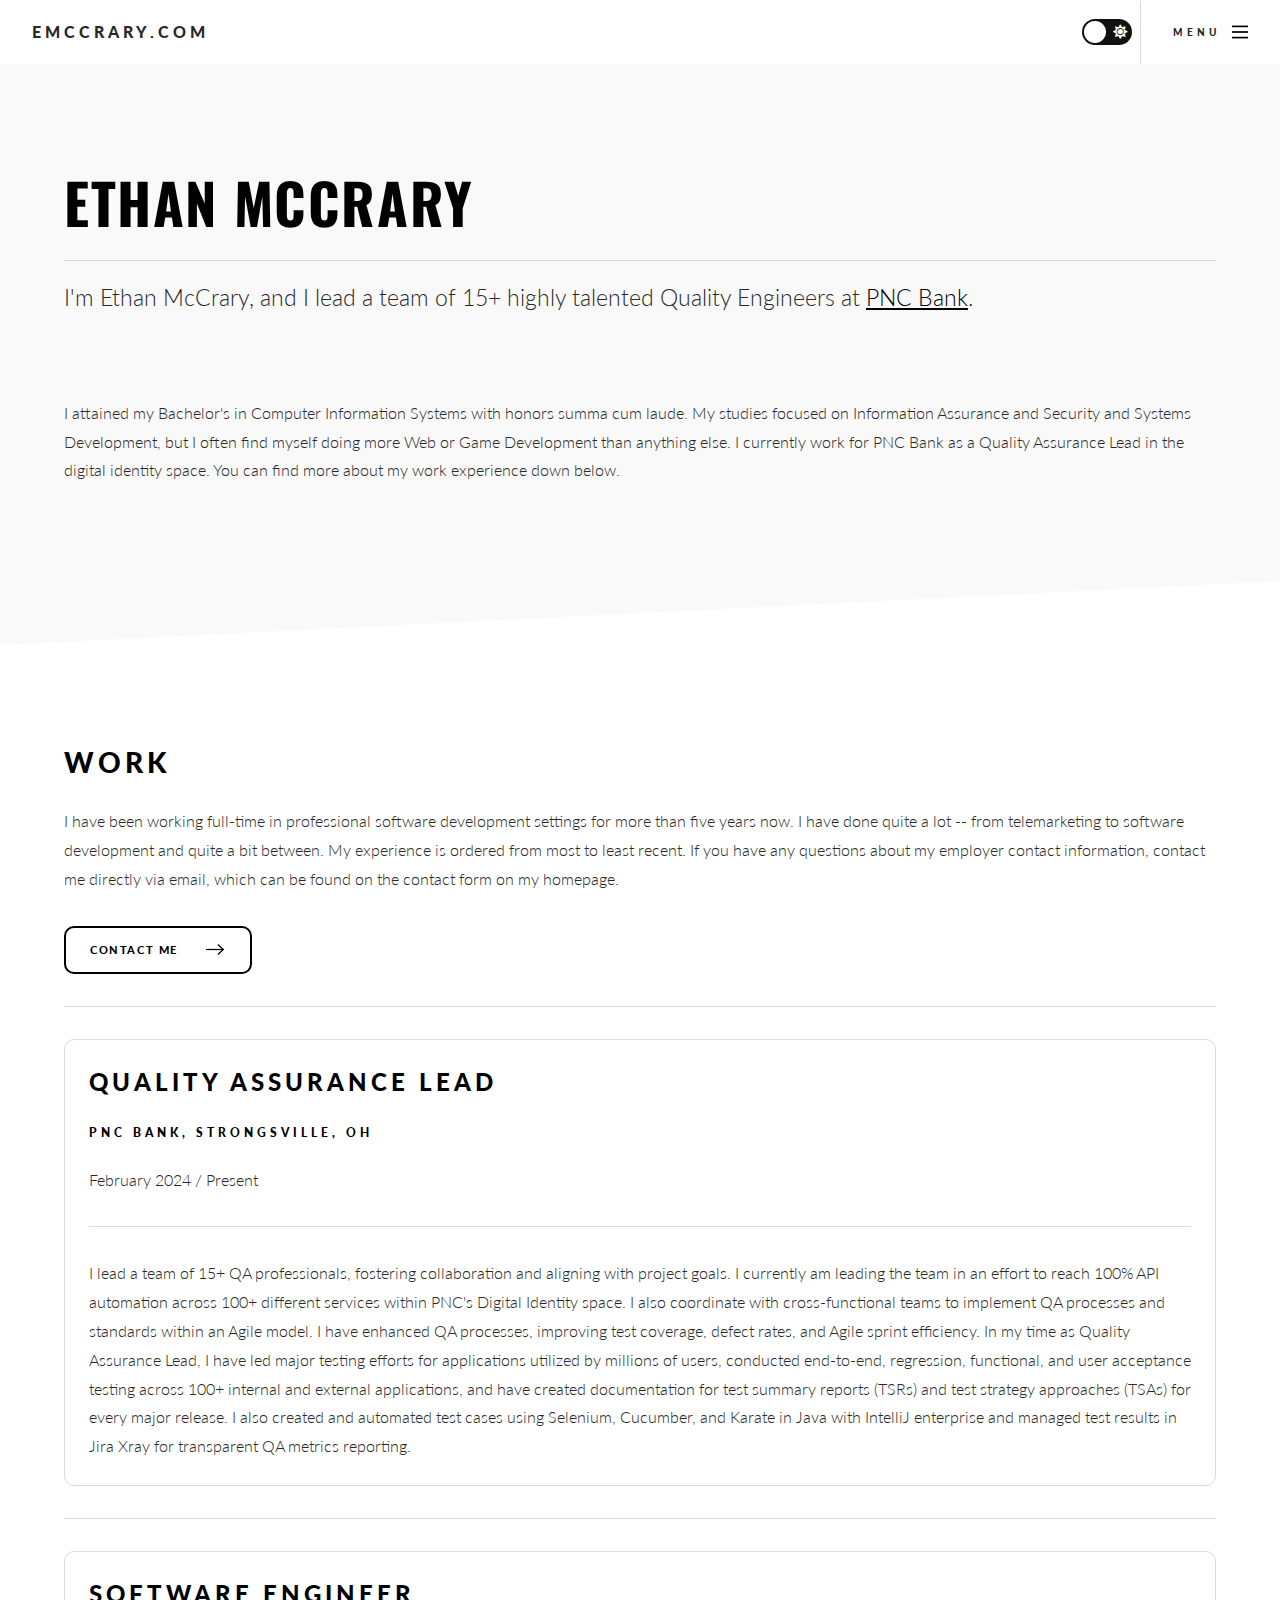
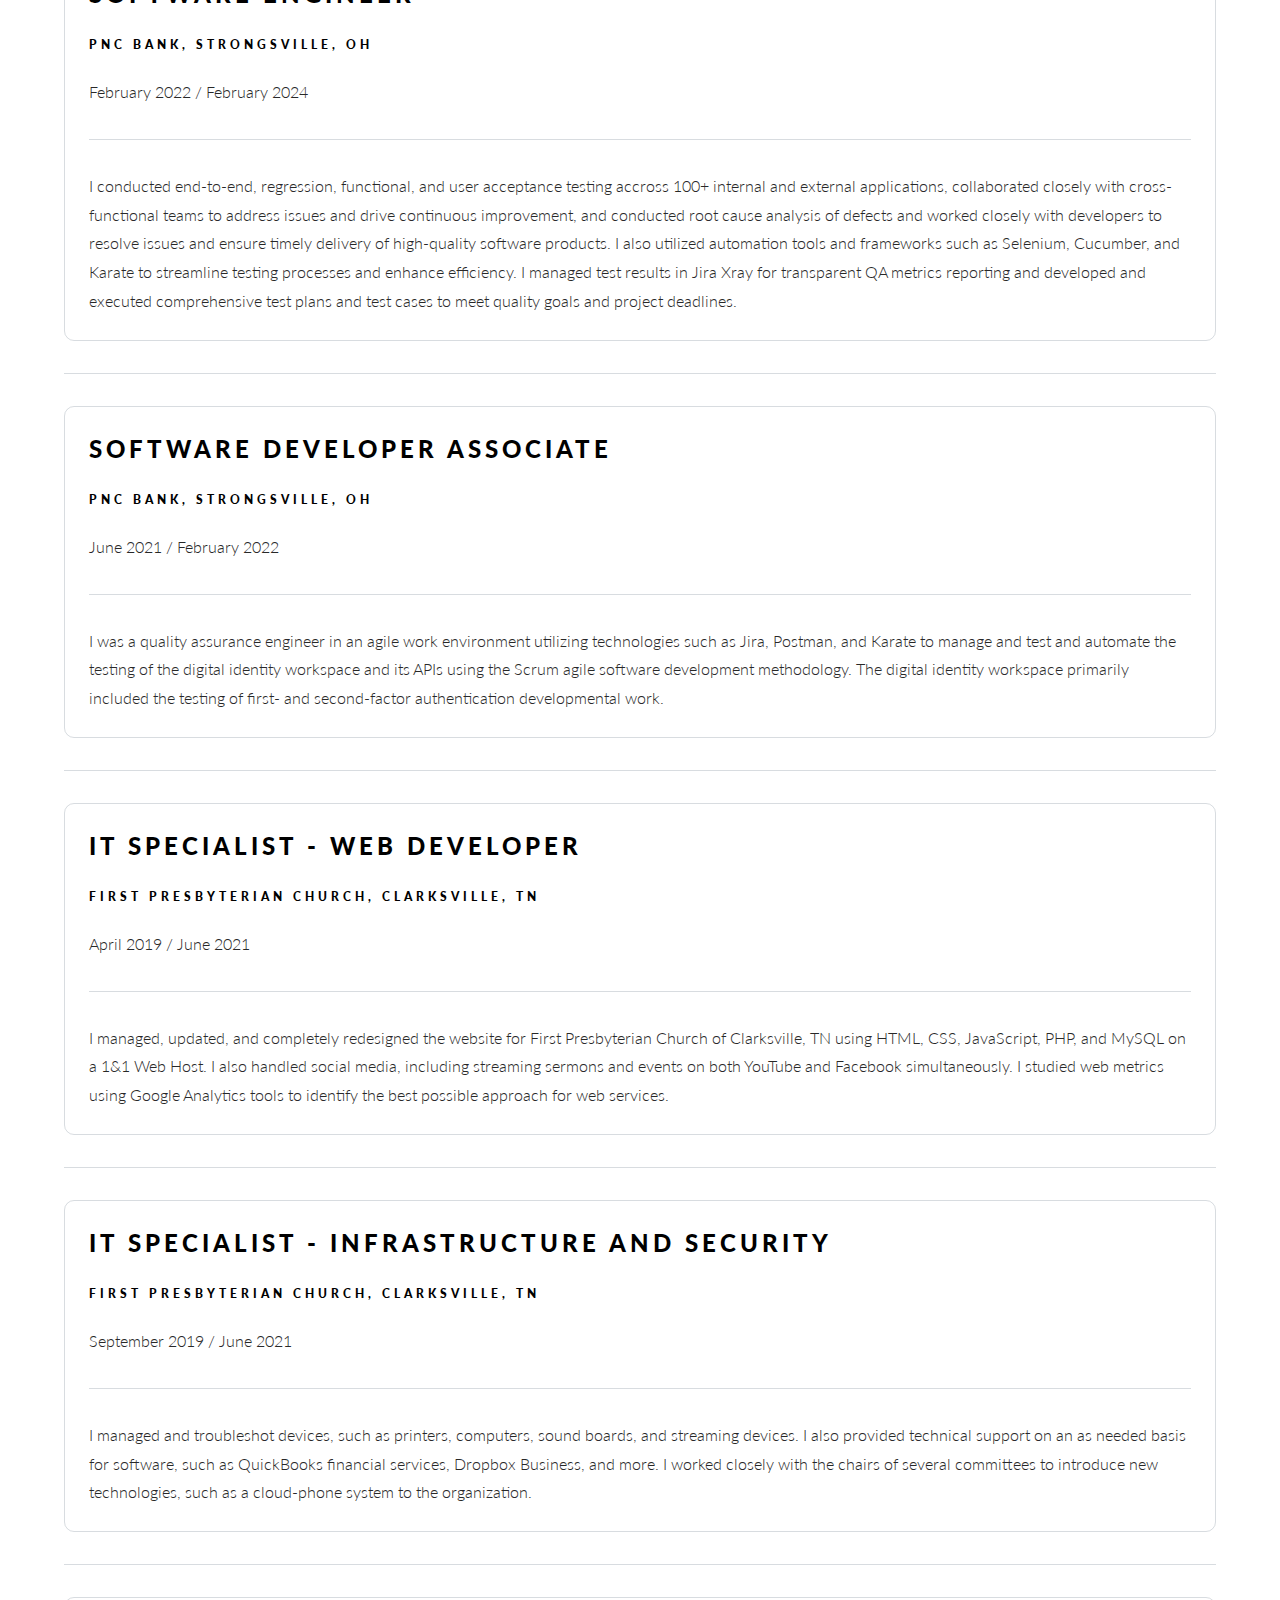
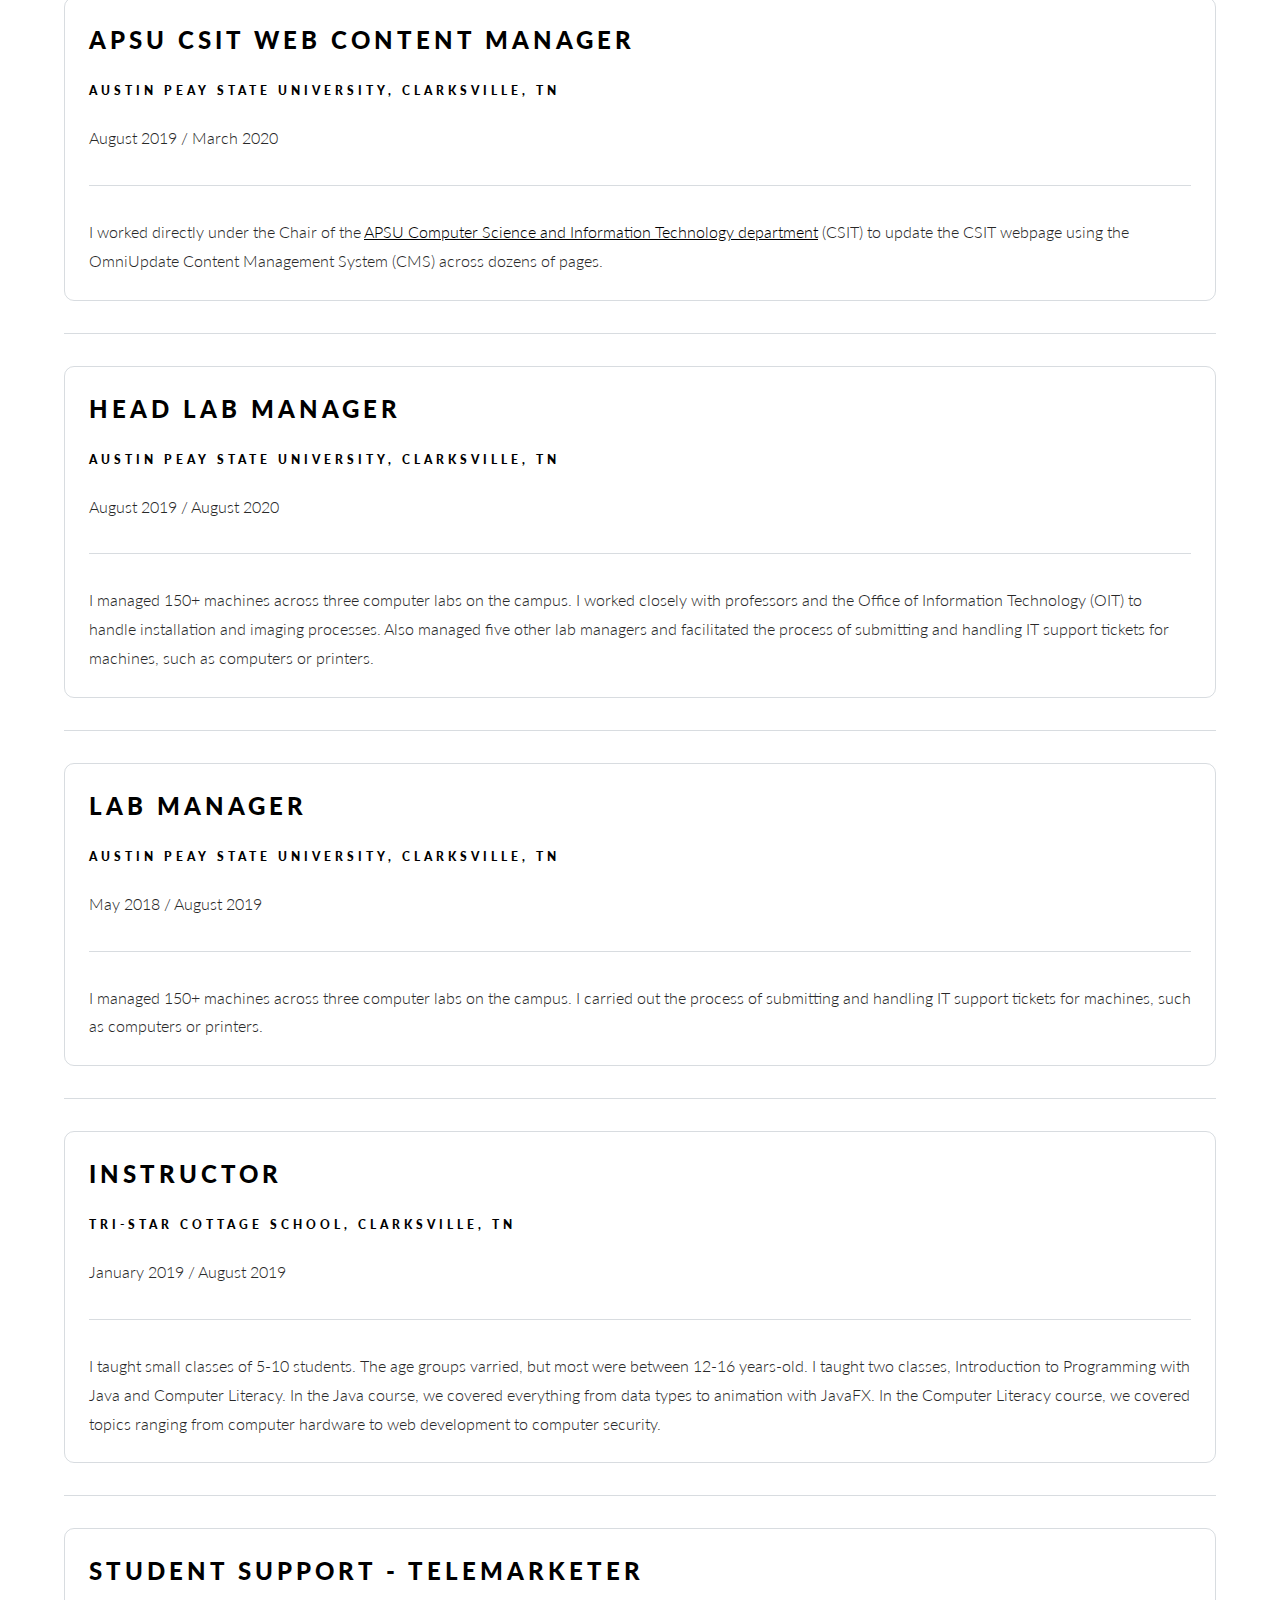
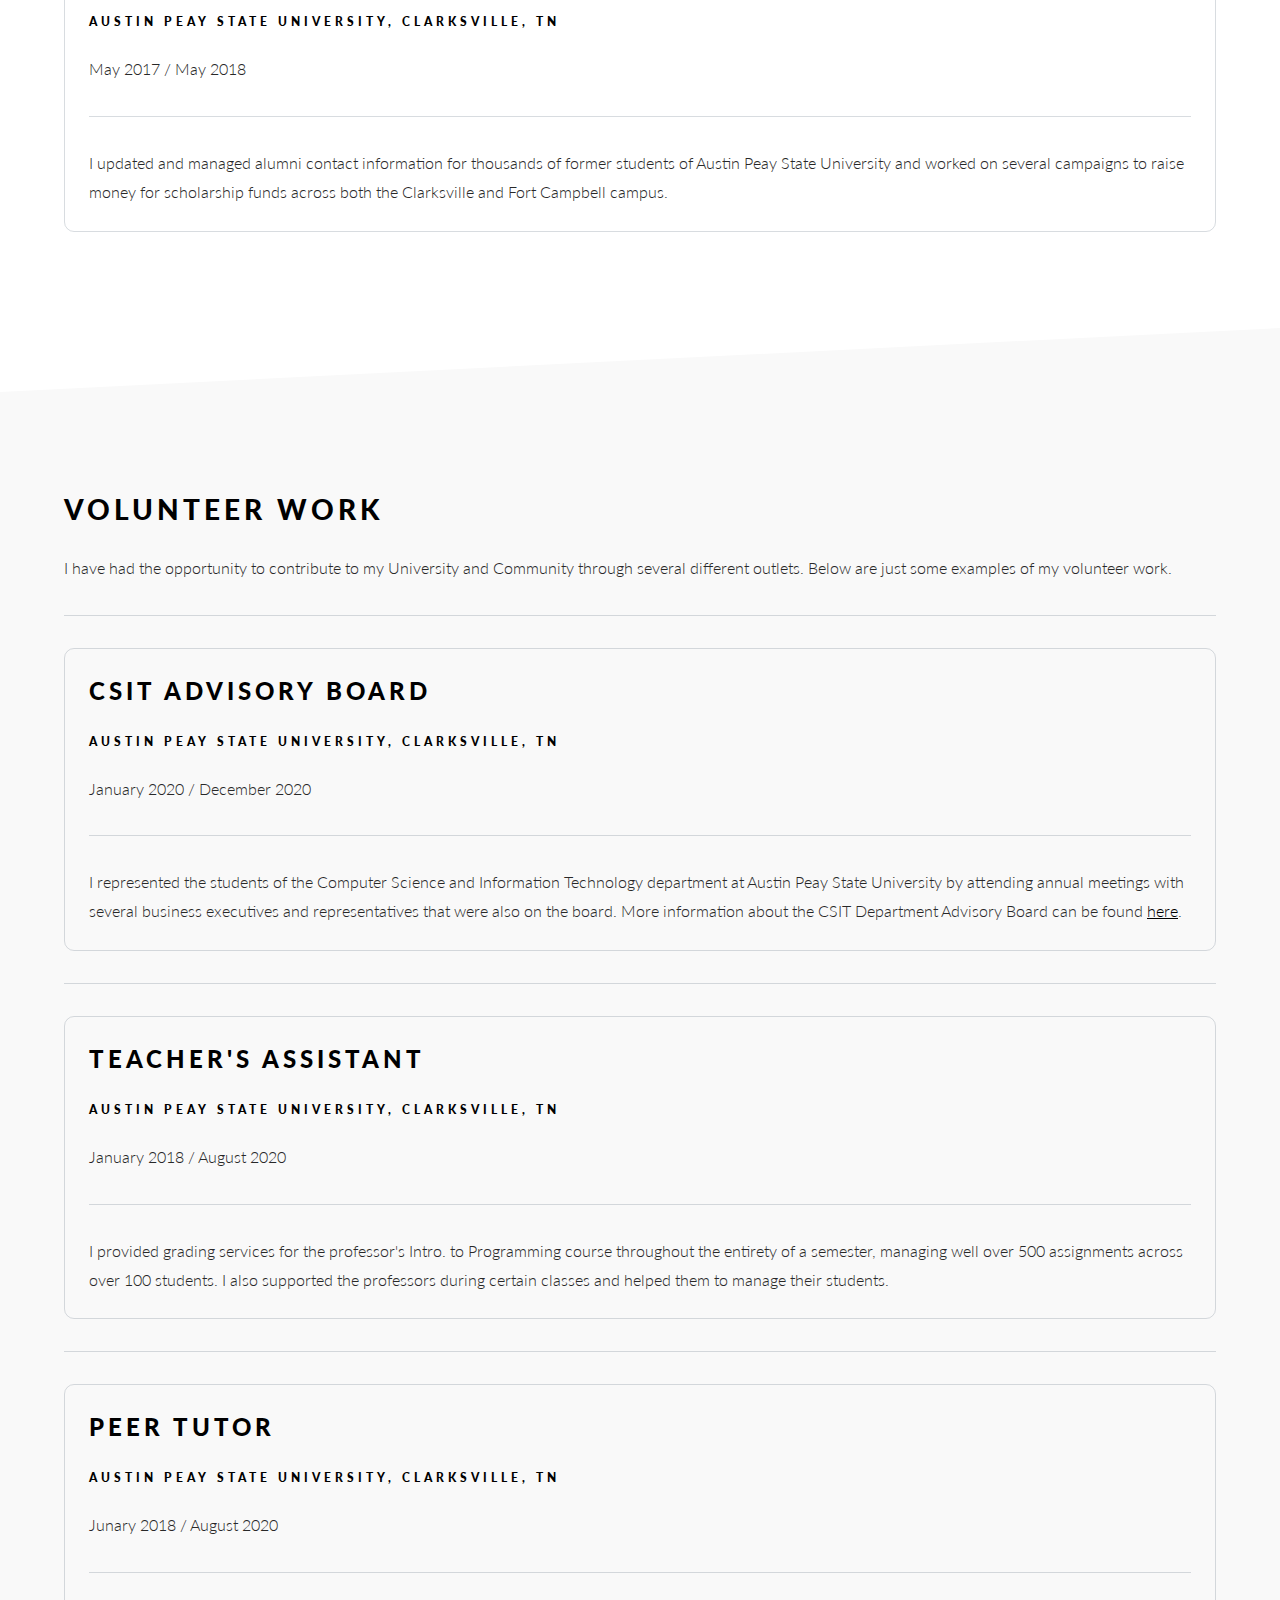
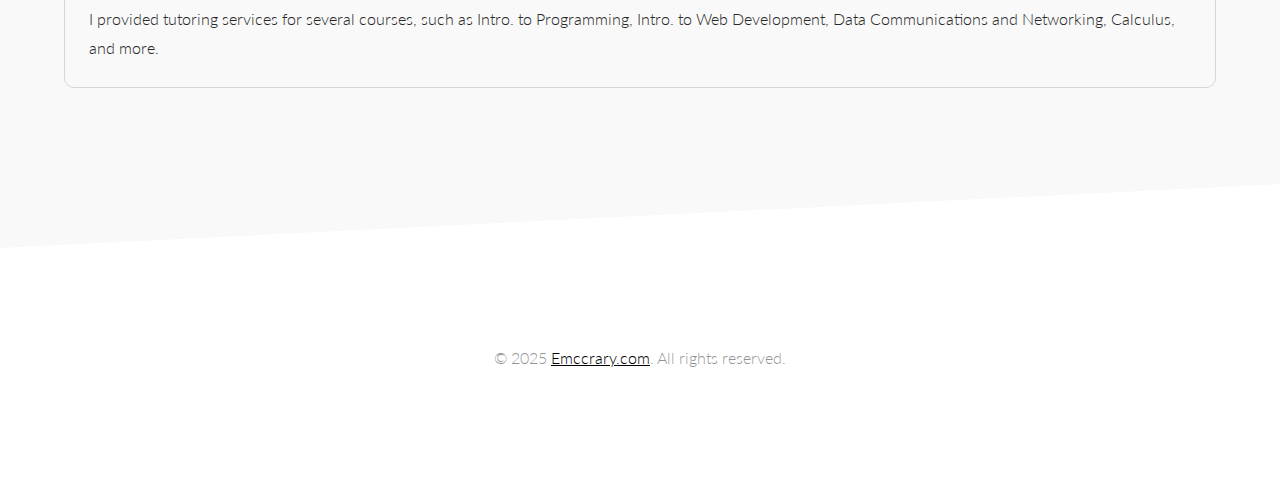
<file: about.html>
<!DOCTYPE HTML>
<html>
<head>
    <title>About Me</title>
    <meta charset="utf-8"/>
    <meta name="viewport" content="width=device-width, initial-scale=1, user-scalable=no"/>
    <link rel="stylesheet" href="assets/css/main.css"/>
</head>
<body class="is-preload">

<!-- Page wrapper -->
<div id="page-wrapper">

    <!-- Header -->
    <header id="header">
        <span class="logo"><a href="index">Emccrary.com</a></span>
        <input type="checkbox" class="checkbox" id="checkbox">
        <label for="checkbox" class="checkbox-label" id="checkbox-label">
            <i class="fas fa-moon" id="moon"></i>
            <i class="fas fa-sun" id="sun"></i>
            <span class="ball" id="ball"></span>
        </label>
        <a href="#menu"><span>Menu</span></a>
    </header>

    <!-- Nav -->
    <nav id="menu">
        <div class="inner">
            <h2>Menu</h2>
            <ul class="links">
                <li><a href="index">Home</a></li>
                <li><a href="about">About</a></li>
                <li><a href="resume">Resumé</a></li>
                <li><a href="projects">Projects</a></li>
                <li><a href="gallery">Gallery</a></li>
            </ul>
            <a class="close"><span>Close</span></a>
        </div>
    </nav>

    <!-- Main -->
    <section id="main" class="wrapper style2">
        <div class="inner">
            <header class="major special">
                <h1>Ethan McCrary</h1>
                <p>I'm Ethan McCrary, and I lead a team of 15+ highly talented Quality Engineers at <a
                        href="pnc.com">PNC Bank</a>.</p>
            </header>
            <div class="row">
                <!--<a class="image fit"><img src="images/ethan.jpg" alt=""/></a>-->
                <p>I attained my Bachelor's in Computer Information Systems with honors summa cum laude. My studies
                    focused on Information Assurance and Security and Systems Development, but I often find
                    myself doing more Web or Game Development than anything else. I currently work for PNC Bank as a Quality Assurance Lead in the digital identity space.
                    You can find more about my work experience down below.</p>
            </div>
        </div>
    </section>

    <!-- Work -->
    <section id="work1" class="wrapper">
        <div class="inner">
            <div class="major">
                <div class="content">
                    <header>
                        <h2>Work</h2>
                    </header>
                    <p>I have been working full-time in professional software development settings for more than five years now. I have done
                        quite a lot -- from telemarketing to software development and quite a bit between. My experience is
                        ordered from most to least recent. If you have any questions about my employer contact
                        information, contact me directly via email, which can be found on the contact form on my homepage.</p>
                    <ul class="actions">
                        <li><a href="index#contact" class="button next">Contact Me</a></li>
                    </ul>

                    <hr>

                    <div class="box">
                        <h3>Quality Assurance Lead</h3>
                        <h6><strong>PNC Bank, Strongsville, OH</strong></h6>
                        <p>February 2024 / Present</p>
                        <hr>
                        <p>I lead a team of 15+ QA professionals, fostering collaboration and aligning with project goals. I currently am leading the team in an effort to reach 100% API automation across 100+ different services within PNC's Digital Identity space. I also coordinate with cross-functional teams to implement QA processes and standards within an Agile model. I have enhanced QA processes, improving test coverage, defect rates, and Agile sprint efficiency. In my time as Quality Assurance Lead, I have led major testing efforts for applications utilized by millions of users, conducted end-to-end, regression, functional, and user acceptance testing across 100+ internal and external applications, and have created documentation for test summary reports (TSRs) and test strategy approaches (TSAs) for every major release. I also created and automated test cases using Selenium, Cucumber, and Karate in Java with IntelliJ enterprise and managed test results in Jira Xray for transparent QA metrics reporting.</p>
                    </div>

                    <hr>

                    <div class="box">
                        <h3>Software Engineer</h3>
                        <h6><strong>PNC Bank, Strongsville, OH</strong></h6>
                        <p>February 2022 / February 2024</p>
                        <hr>
                        <p>I conducted end-to-end, regression, functional, and user acceptance testing accross 100+ internal and external applications, collaborated closely with cross-functional teams to address issues and drive continuous improvement, and conducted root cause analysis of defects and worked closely with developers to resolve issues and ensure timely delivery of high-quality software products. I also utilized automation tools and frameworks such as Selenium, Cucumber, and Karate to streamline testing processes and enhance efficiency. I managed test results in Jira Xray for transparent QA metrics reporting and developed and executed comprehensive test plans and test cases to meet quality goals and project deadlines.</p>
                    </div>

                    <hr>

                    <div class="box">
                        <h3>Software Developer Associate</h3>
                        <h6><strong>PNC Bank, Strongsville, OH</strong></h6>
                        <p>June 2021 / February 2022</p>
                        <hr>
                        <p>I was a quality assurance engineer in an agile work environment utilizing technologies
                            such as Jira, Postman, and Karate to manage and test and automate the testing of the
                            digital identity workspace and its APIs using the Scrum agile software
                            development methodology. The digital identity workspace primarily included the testing
                            of first- and second-factor authentication developmental work.</p>
                    </div>

                    <hr>

                    <div class="box">
                        <h3>IT Specialist - Web Developer</h3>
                        <h6><strong>First Presbyterian Church, Clarksville, TN</strong></h6>
                        <p>April 2019 / June 2021</p>
                        <hr>
                        <p>I managed, updated, and completely redesigned the website for First Presbyterian Church of
                            Clarksville, TN using HTML, CSS, JavaScript, PHP, and MySQL on a 1&1 Web Host. I also
                            handled social media, including streaming sermons and events on both YouTube and Facebook
                            simultaneously. I studied web metrics using Google Analytics tools to identify the best
                            possible approach for web services.</p>
                    </div>

                    <hr>

                    <div class="box">
                        <h3>IT Specialist - Infrastructure and Security</h3>
                        <h6><strong>First Presbyterian Church, Clarksville, TN</strong></h6>
                        <p>September 2019 / June 2021</p>
                        <hr>
                        <p>I managed and troubleshot devices, such as printers, computers, sound boards, and streaming
                            devices. I also provided technical support on an as needed basis for software, such as
                            QuickBooks financial services, Dropbox Business, and more. I worked closely with the chairs
                            of several committees to introduce new technologies, such as a cloud-phone system to the
                            organization.</p>
                    </div>

                    <hr>

                    <div class="box">
                        <h3>APSU CSIT Web Content Manager</h3>
                        <h6><strong>Austin Peay State University, Clarksville, TN</strong></h6>
                        <p>August 2019 / March 2020</p>
                        <hr>
                        <p>I worked directly under the Chair of the <a href="https://apsu.edu/csci">APSU Computer
                            Science and Information Technology department</a> (CSIT) to update the CSIT webpage using
                            the OmniUpdate Content Management System (CMS) across dozens of pages.</p>
                    </div>

                    <hr>

                    <div class="box">
                        <h3>Head Lab Manager</h3>
                        <h6><strong>Austin Peay State University, Clarksville, TN</strong></h6>
                        <p>August 2019 / August 2020</p>
                        <hr>
                        <p>I managed 150+ machines across three computer labs on the campus. I worked closely with
                            professors and the Office of Information Technology (OIT) to handle installation and imaging
                            processes. Also managed five other lab managers and facilitated the process of submitting
                            and handling IT support tickets for machines, such as computers or printers.</p>
                    </div>

                    <hr>

                    <div class="box">
                        <h3>Lab Manager</h3>
                        <h6><strong>Austin Peay State University, Clarksville, TN</strong></h6>
                        <p>May 2018 / August 2019</p>
                        <hr>
                        <p>I managed 150+ machines across three computer labs on the campus. I carried out the process
                            of submitting and handling IT support tickets for machines, such as computers or
                            printers.</p>
                    </div>

                    <hr>

                    <div class="box">
                        <h3>Instructor</h3>
                        <h6><strong>Tri-Star Cottage School, Clarksville, TN</strong></h6>
                        <p>January 2019 / August 2019</p>
                        <hr>
                        <p>I taught small classes of 5-10 students. The age groups varried, but most were between 12-16
                            years-old. I taught two classes, Introduction to Programming with Java and Computer
                            Literacy. In the Java course, we covered everything from data types to animation with
                            JavaFX. In the Computer Literacy course, we covered topics ranging from computer hardware to
                            web development to computer security.</p>
                    </div>

                    <hr>

                    <div class="box">
                        <h3>Student Support - Telemarketer</h3>
                        <h6><strong>Austin Peay State University, Clarksville, TN</strong></h6>
                        <p>May 2017 / May 2018</p>
                        <hr>
                        <p>I updated and managed alumni contact information for thousands of former students of Austin
                            Peay State University and worked on several campaigns to raise money for scholarship funds
                            across both the Clarksville and Fort Campbell campus.</p>
                    </div>
                </div>
            </div>
        </div>
    </section>

    <!-- Volunteer -->
    <section id="work2" class="wrapper style2">
        <div class="inner">
            <div class="major">
                <div class="content">
                    <header>
                        <h2>Volunteer Work</h2>
                    </header>
                    <p>I have had the opportunity to contribute to my University and Community through several different
                        outlets. Below are just some examples of my volunteer work.</p>

                    <hr>

                    <div class="box">
                        <h3>CSIT Advisory Board</h3>
                        <h6><strong>Austin Peay State University, Clarksville, TN</strong></h6>
                        <p>January 2020 / December 2020</p>
                        <hr>
                        <p>I represented the students of the Computer Science and Information Technology department at
                            Austin Peay State University by attending annual meetings with several business executives
                            and representatives that were also on the board. More information about the CSIT Department
                            Advisory Board can be found <a
                                    href="https://www.apsu.edu/csci/accreditation.php#board">here</a>.</p>
                    </div>

                    <hr>

                    <div class="box">
                        <h3>Teacher's Assistant</h3>
                        <h6><strong>Austin Peay State University, Clarksville, TN</strong></h6>
                        <p>January 2018 / August 2020</p>
                        <hr>
                        <p>I provided grading services for the professor's Intro. to Programming course throughout the
                            entirety of a semester, managing well over 500 assignments across over 100 students. I also
                            supported the professors during certain classes and helped them to manage their
                            students.</p>
                    </div>

                    <hr>

                    <div class="box">
                        <h3>Peer Tutor</h3>
                        <h6><strong>Austin Peay State University, Clarksville, TN</strong></h6>
                        <p>Junary 2018 / August 2020</p>
                        <hr>
                        <p>I provided tutoring services for several courses, such as Intro. to Programming, Intro. to
                            Web Development, Data Communications and Networking, Calculus, and more.</p>
                    </div>

                </div>
            </div>
        </div>
    </section>

    <!-- Copyright -->
    <section class="wrapper copyright" id="footer">
        <div class="inner">
            &copy; 2025 <a href="index">Emccrary.com</a>. All rights reserved.
        </div>
    </section>

</div>
<!-- Scripts -->
<script src="assets/js/jquery.js"></script>
<script src="assets/js/jquery.min.js"></script>
<script src="assets/js/jquery-ui.js"></script>
<script src="assets/js/jquery.scrollex.min.js"></script>
<script src="assets/js/jquery.scrolly.min.js"></script>
<script src="assets/js/jquery.selectorr.min.js"></script>
<script src="assets/js/browser.min.js"></script>
<script src="assets/js/breakpoints.min.js"></script>
<script src="assets/js/util.js"></script>
<script src="assets/js/main.js"></script>
<script src="assets/js/jquery-modal.js"></script>
<script>
    $(document).ready(function() {
        $("#project_query").autocomplete({
            source: "OnSearch",
            minLength: 1,
            dataType: "json",
        })
    });

    const checkbox = document.getElementById("checkbox")
    checkbox.addEventListener("change", () => {
        document.getElementById("header").classList.toggle("dark")
        document.getElementById("main").classList.toggle("dark")
        document.getElementById("work1").classList.toggle("dark")
        document.getElementById("work2").classList.toggle("dark")
        document.getElementById("menu").classList.toggle("dark")
        document.getElementById("footer").classList.toggle("dark")
        let isDark = document.body.classList.toggle('dark-mode');
        localStorage.setItem('darkMode', isDark ? 'enabled' : 'disabled');
    })

    function toggleDarkMode() {
        document.getElementById("header").classList.toggle("dark")
        document.getElementById("main").classList.toggle("dark")
        document.getElementById("work1").classList.toggle("dark")
        document.getElementById("work2").classList.toggle("dark")
        document.getElementById("menu").classList.toggle("dark")
        document.getElementById("footer").classList.toggle("dark")
    }

    // On page load
    document.addEventListener('DOMContentLoaded', (event) => {
      if (localStorage.getItem('darkMode') === 'enabled') {
        document.body.classList.add('dark-mode');
        toggleDarkMode()
      }
    });
</script>

</body>
</html>
</file>
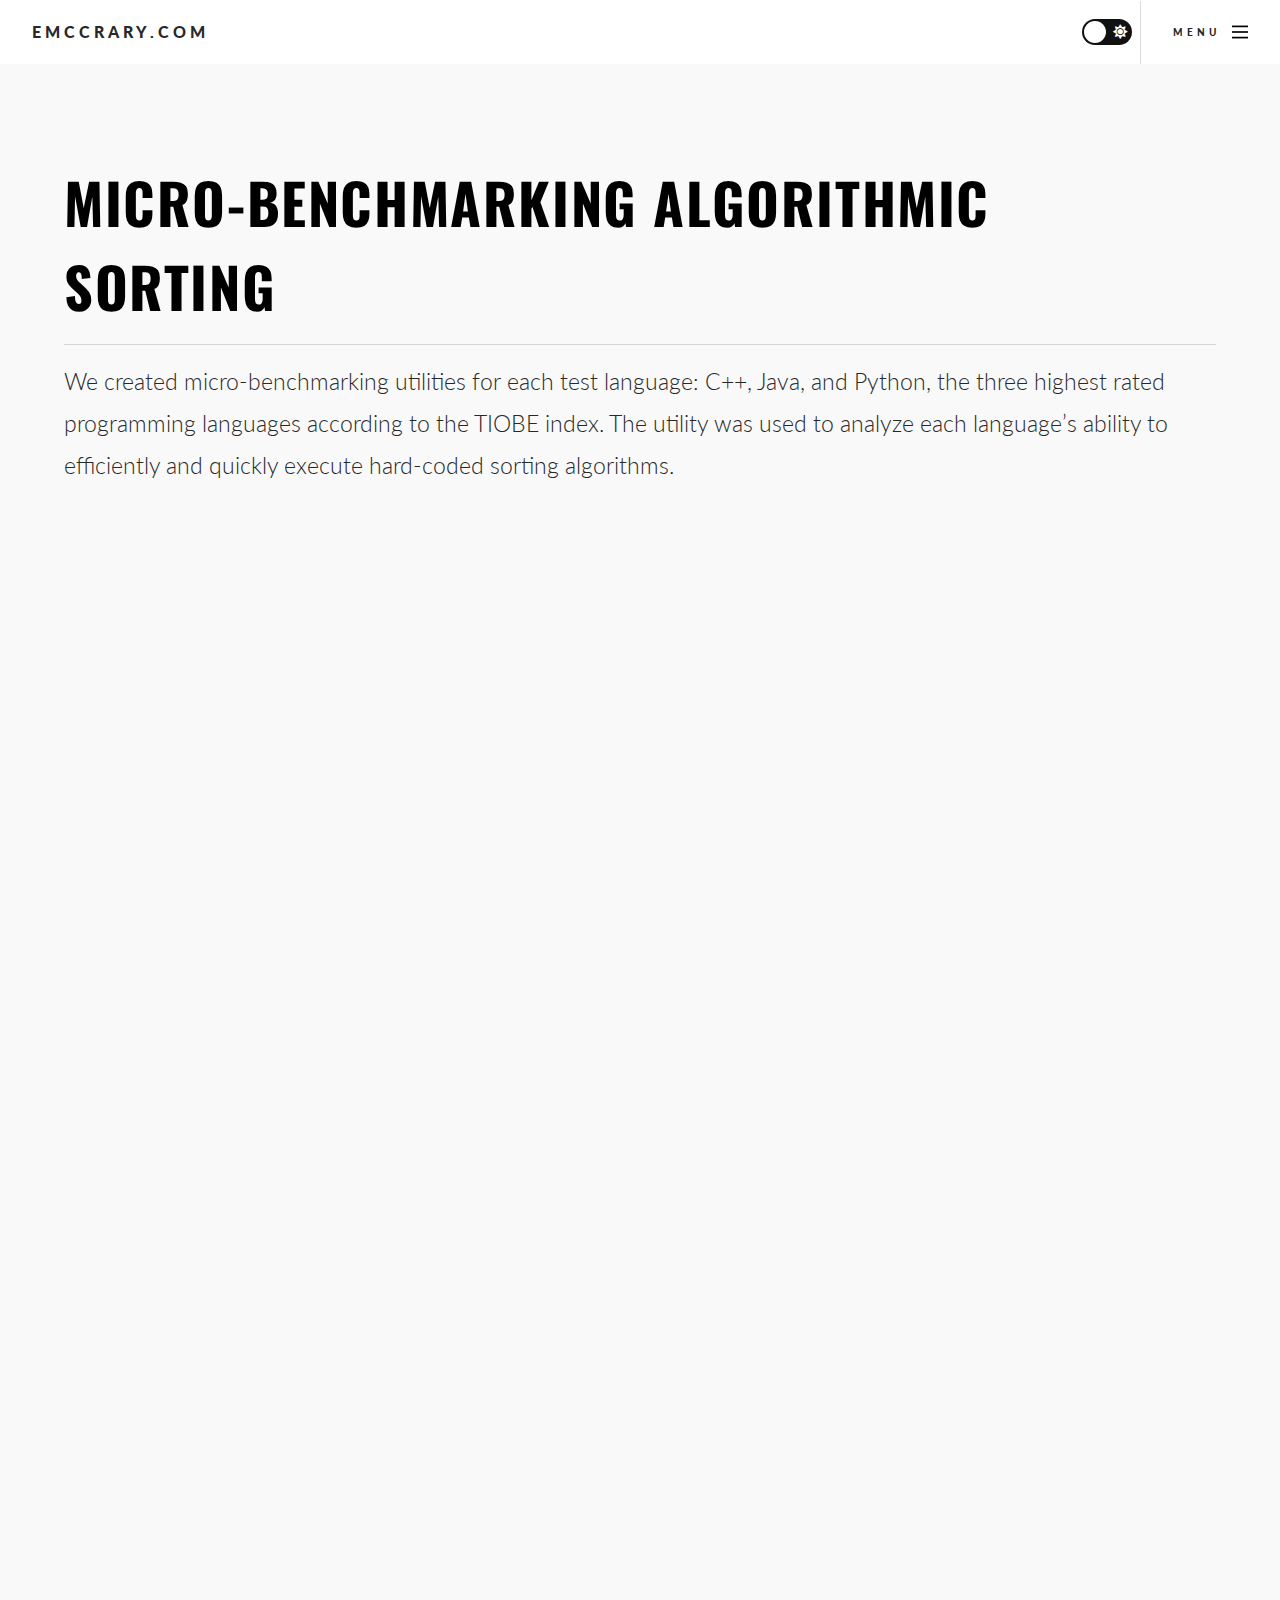
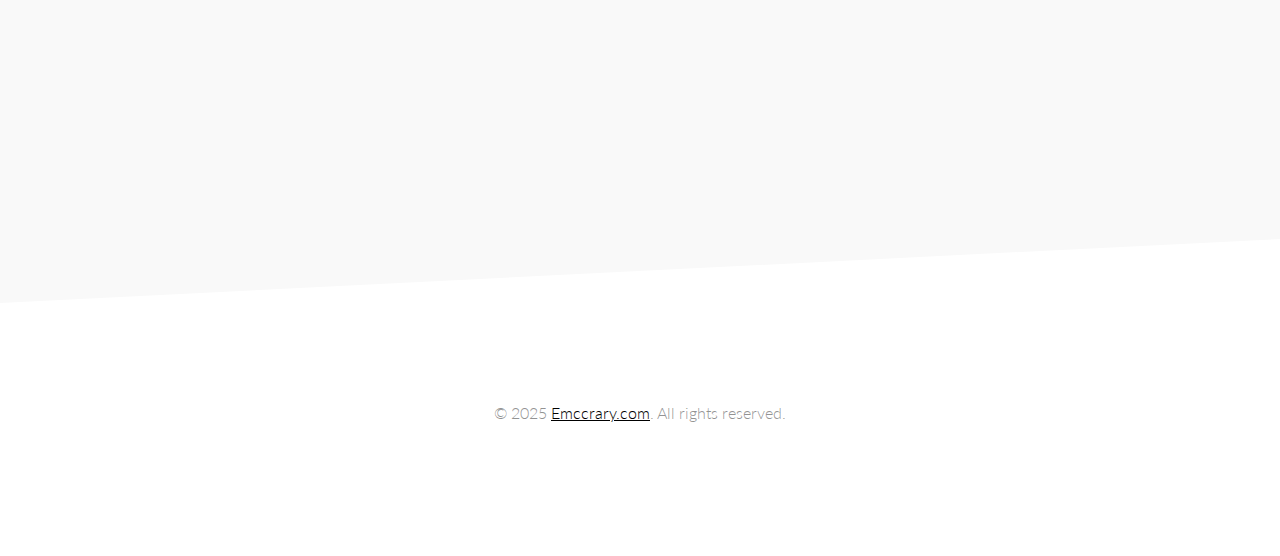
<file: algorithmic_sorting.html>
<!DOCTYPE HTML>
<html>
<head>
    <title>Algorithmic Sorting</title>
    <meta charset="utf-8"/>
    <meta name="viewport" content="width=device-width, initial-scale=1, user-scalable=no"/>
    <link rel="stylesheet" href="assets/css/main.css"/>
</head>
<body class="is-preload">

<!-- Page wrapper -->
<div id="page-wrapper">

    <!-- Header -->
    <header id="header">
        <span class="logo"><a href="index">Emccrary.com</a></span>
        <input type="checkbox" class="checkbox" id="checkbox">
        <label for="checkbox" class="checkbox-label" id="checkbox-label">
            <i class="fas fa-moon" id="moon"></i>
            <i class="fas fa-sun" id="sun"></i>
            <span class="ball" id="ball"></span>
        </label>
        <a href="#menu"><span>Menu</span></a>
    </header>

    <!-- Nav -->
    <nav id="menu">
        <div class="inner">
            <h2>Menu</h2>
            <ul class="links">
                <li><a href="index">Home</a></li>
                <li><a href="about">About</a></li>
                <li><a href="resume">Resumé</a></li>
                <li><a href="projects">Projects</a></li>
                <li><a href="gallery">Gallery</a></li>
            </ul>
            <a class="close"><span>Close</span></a>
        </div>
    </nav>

    <!-- Main -->
    <section id="main" class="wrapper style2">
        <div class="inner">
            <header class="major special">
                <h1>Micro-Benchmarking Algorithmic Sorting</h1>
                <p>We created micro-benchmarking utilities for each test language: C++, Java, and Python, the three
                    highest rated programming languages according to the TIOBE index. The utility was used to analyze
                    each language’s ability to efficiently and quickly execute hard-coded sorting algorithms.</p>
            </header>

            <iframe src="//docs.google.com/gview?url=https://ethan-mccrary.github.io/doc/algorithmic_sorting.pptx&embedded=true" style="width:600px; height:500px;" frameborder="0"></iframe>
            <iframe src="https://onedrive.live.com/embed?resid=AC4E5F46B99FCD21%2129891&amp;authkey=!AAFeaWk_EdYqa9A&amp;em=2&amp;wdAr=1.7777777777777777" width="100%" height="691" frameborder="0">This is an embedded <a target="_blank" href="https://office.com">Microsoft Office</a> presentation, powered by <a target="_blank" href="https://office.com/webapps">Office</a>.</iframe>
            
        </div>
    </section>

    <!-- Copyright -->
    <section class="wrapper copyright" id="footer">
        <div class="inner">
            &copy; 2025 <a href="index">Emccrary.com</a>. All rights reserved.
        </div>
    </section>

</div>

<!-- Scripts -->
<script src="assets/js/jquery.js"></script>
<script src="assets/js/jquery.min.js"></script>
<script src="assets/js/jquery-ui.js"></script>
<script src="assets/js/jquery.scrollex.min.js"></script>
<script src="assets/js/jquery.scrolly.min.js"></script>
<script src="assets/js/jquery.selectorr.min.js"></script>
<script src="assets/js/browser.min.js"></script>
<script src="assets/js/breakpoints.min.js"></script>
<script src="assets/js/util.js"></script>
<script src="assets/js/main.js"></script>
<script src="assets/js/jquery-modal.js"></script>
<script>
    $(document).ready(function() {
        $("#project_query").autocomplete({
            source: "OnSearch",
            minLength: 1,
            dataType: "json",
        })
    });

    const checkbox = document.getElementById("checkbox")
    checkbox.addEventListener("change", () => {
        document.getElementById("header").classList.toggle("dark")
        document.getElementById("main").classList.toggle("dark")
        document.getElementById("menu").classList.toggle("dark")
        document.getElementById("footer").classList.toggle("dark")
        let isDark = document.body.classList.toggle('dark-mode');
        localStorage.setItem('darkMode', isDark ? 'enabled' : 'disabled');
    })

    function toggleDarkMode() {
        document.getElementById("header").classList.toggle("dark")
        document.getElementById("main").classList.toggle("dark")
        document.getElementById("menu").classList.toggle("dark")
        document.getElementById("footer").classList.toggle("dark")
    }

    // On page load
    document.addEventListener('DOMContentLoaded', (event) => {
      if (localStorage.getItem('darkMode') === 'enabled') {
        document.body.classList.add('dark-mode');
        toggleDarkMode()
      }
    });
</script>

</body>
</html>
</file>
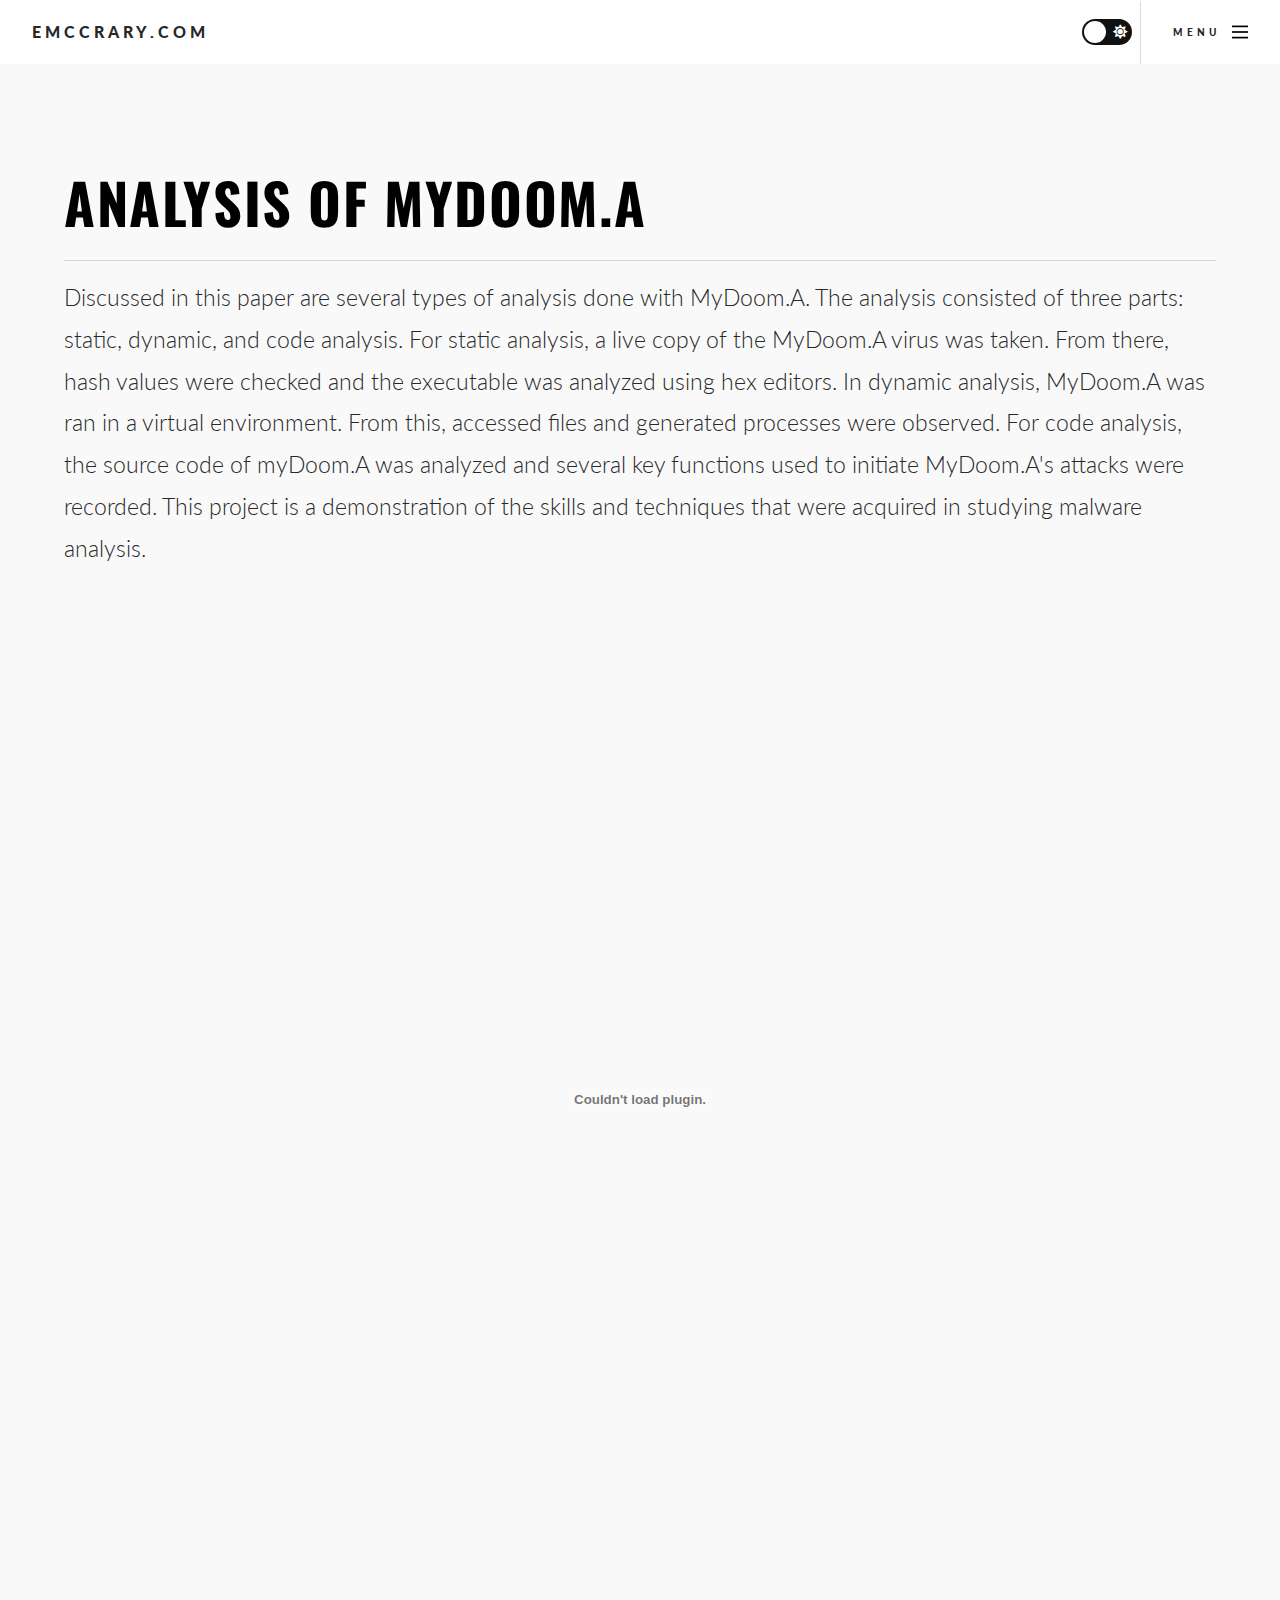
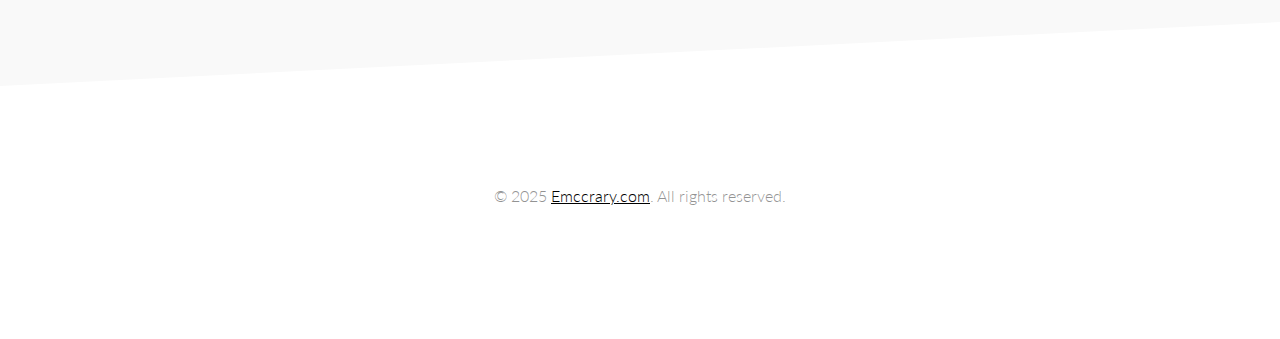
<file: mydoom_a.html>
<!DOCTYPE HTML>
<html>
<head>
    <title>MyDoom.A</title>
    <meta charset="utf-8"/>
    <meta name="viewport" content="width=device-width, initial-scale=1, user-scalable=no"/>
    <link rel="stylesheet" href="assets/css/main.css"/>
</head>
<body class="is-preload">

<!-- Page wrapper -->
<div id="page-wrapper">

    <!-- Header -->
    <header id="header">
        <span class="logo"><a href="index">Emccrary.com</a></span>
        <input type="checkbox" class="checkbox" id="checkbox">
        <label for="checkbox" class="checkbox-label" id="checkbox-label">
            <i class="fas fa-moon" id="moon"></i>
            <i class="fas fa-sun" id="sun"></i>
            <span class="ball" id="ball"></span>
        </label>
        <a href="#menu"><span>Menu</span></a>
    </header>

    <!-- Nav -->
    <nav id="menu">
        <div class="inner">
            <h2>Menu</h2>
            <ul class="links">
                <li><a href="index">Home</a></li>
                <li><a href="about">About</a></li>
                <li><a href="resume">Resumé</a></li>
                <li><a href="projects">Projects</a></li>
                <li><a href="gallery">Gallery</a></li>
            </ul>
            <a class="close"><span>Close</span></a>
        </div>
    </nav>


    <!-- Main -->
    <section id="main" class="wrapper style2">
        <div class="inner">
            <header class="major special">
                <h1>Analysis of MyDoom.A</h1>
                <p>Discussed in this paper are several types of analysis done with MyDoom.A. The analysis consisted of
                    three parts: static, dynamic, and code analysis. For static analysis, a live copy of the MyDoom.A
                    virus was taken. From there, hash values were checked and the executable was analyzed using hex
                    editors. In dynamic analysis, MyDoom.A was ran in a virtual environment. From this, accessed files
                    and generated processes were observed. For code analysis, the source code of myDoom.A was analyzed
                    and several key functions used to initiate MyDoom.A's attacks were recorded. This project is a
                    demonstration of the skills and techniques that were acquired in studying malware analysis.</p>
            </header>
            <object data="doc/MyDoom.A-Analysis.pdf" type="application/pdf"
                    style="min-height:100vh;width:100%"></object>
        </div>
    </section>

    <!-- Copyright -->
    <section class="wrapper copyright" id="footer">
        <div class="inner">
            &copy; 2025 <a href="index">Emccrary.com</a>. All rights reserved.
        </div>
    </section>


</div>

<!-- Scripts -->
<script src="assets/js/jquery.js"></script>
<script src="assets/js/jquery.min.js"></script>
<script src="assets/js/jquery-ui.js"></script>
<script src="assets/js/jquery.scrollex.min.js"></script>
<script src="assets/js/jquery.scrolly.min.js"></script>
<script src="assets/js/jquery.selectorr.min.js"></script>
<script src="assets/js/browser.min.js"></script>
<script src="assets/js/breakpoints.min.js"></script>
<script src="assets/js/util.js"></script>
<script src="assets/js/main.js"></script>
<script src="assets/js/jquery-modal.js"></script>
<script>
    $(document).ready(function() {
        $("#project_query").autocomplete({
            source: "OnSearch",
            minLength: 1,
            dataType: "json",
        })
    });

    const checkbox = document.getElementById("checkbox")
    checkbox.addEventListener("change", () => {
        document.getElementById("header").classList.toggle("dark")
        document.getElementById("main").classList.toggle("dark")
        document.getElementById("menu").classList.toggle("dark")
        document.getElementById("footer").classList.toggle("dark")
        let isDark = document.body.classList.toggle('dark-mode');
        localStorage.setItem('darkMode', isDark ? 'enabled' : 'disabled');
    })

    function toggleDarkMode() {
        document.getElementById("header").classList.toggle("dark")
        document.getElementById("main").classList.toggle("dark")
        document.getElementById("menu").classList.toggle("dark")
        document.getElementById("footer").classList.toggle("dark")
    }

    // On page load
    document.addEventListener('DOMContentLoaded', (event) => {
      if (localStorage.getItem('darkMode') === 'enabled') {
        document.body.classList.add('dark-mode');
        toggleDarkMode()
      }
    });
</script>

</body>
</html>
</file>
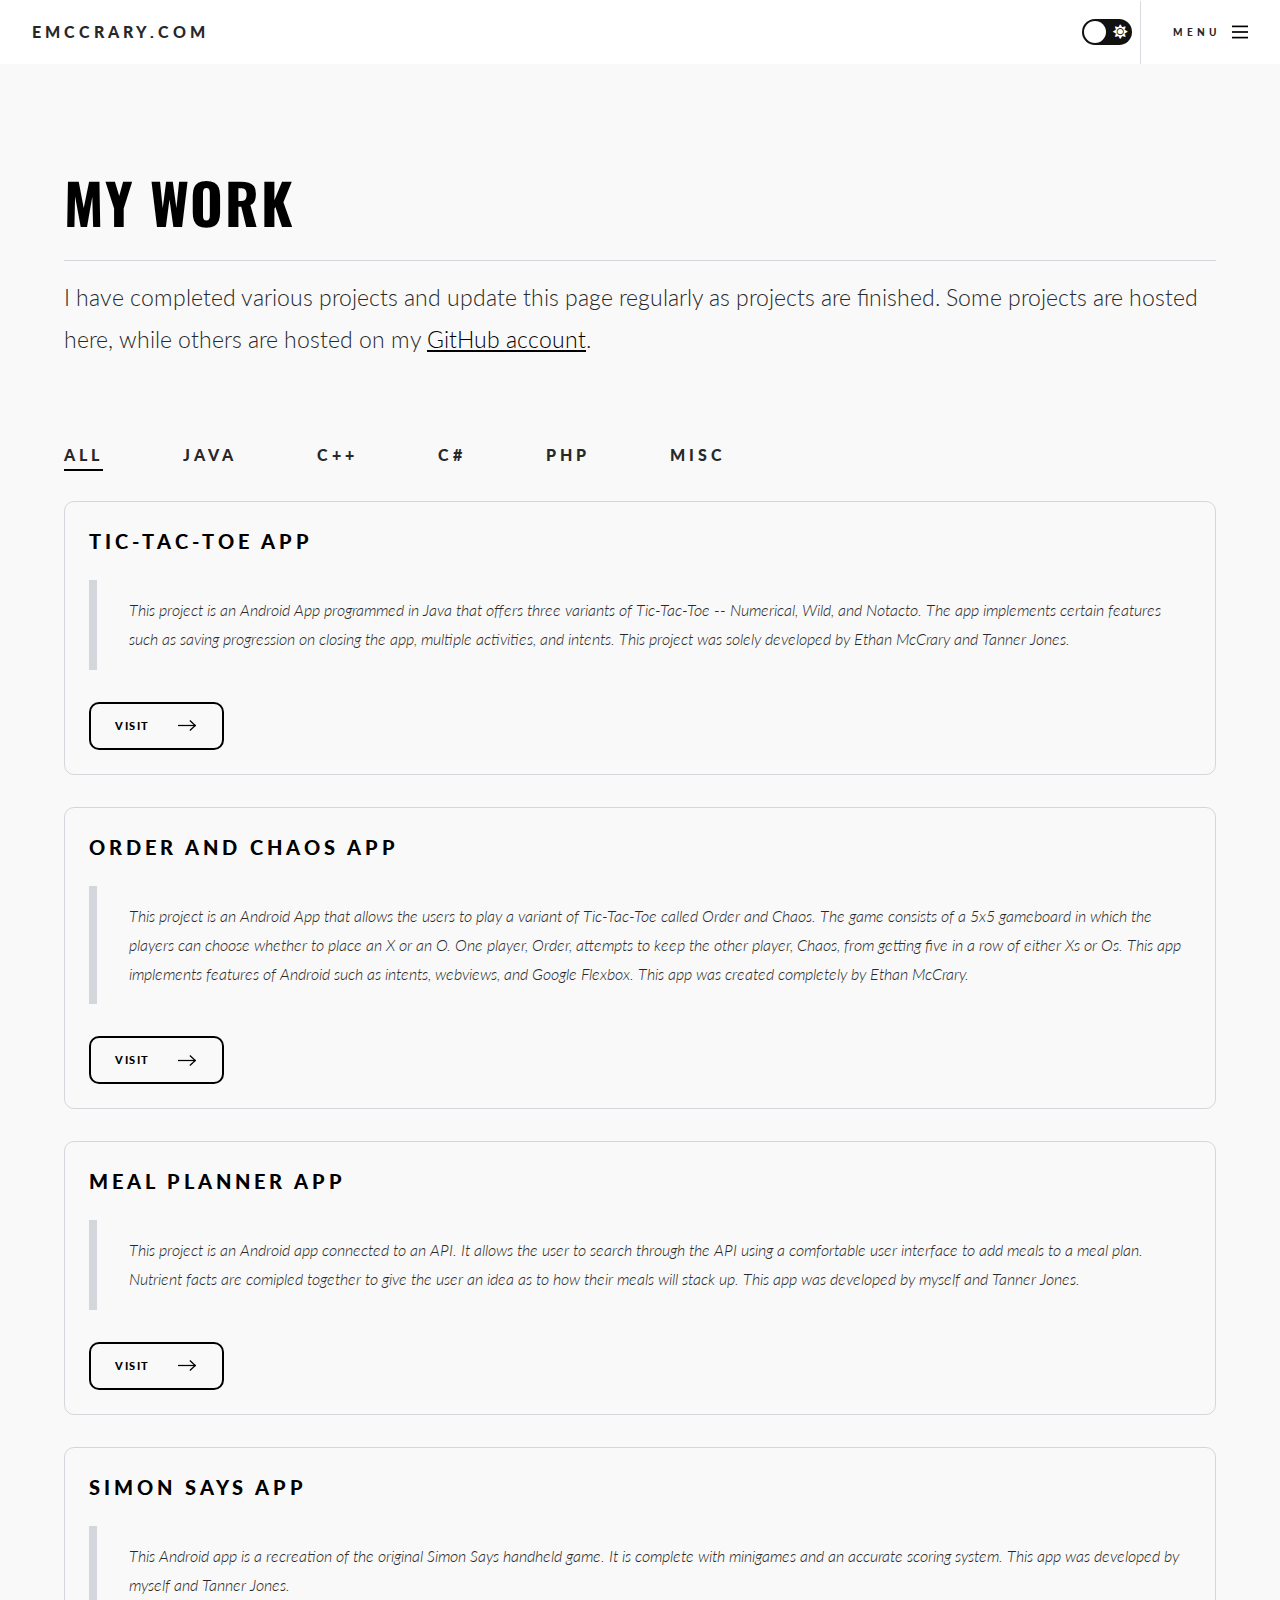
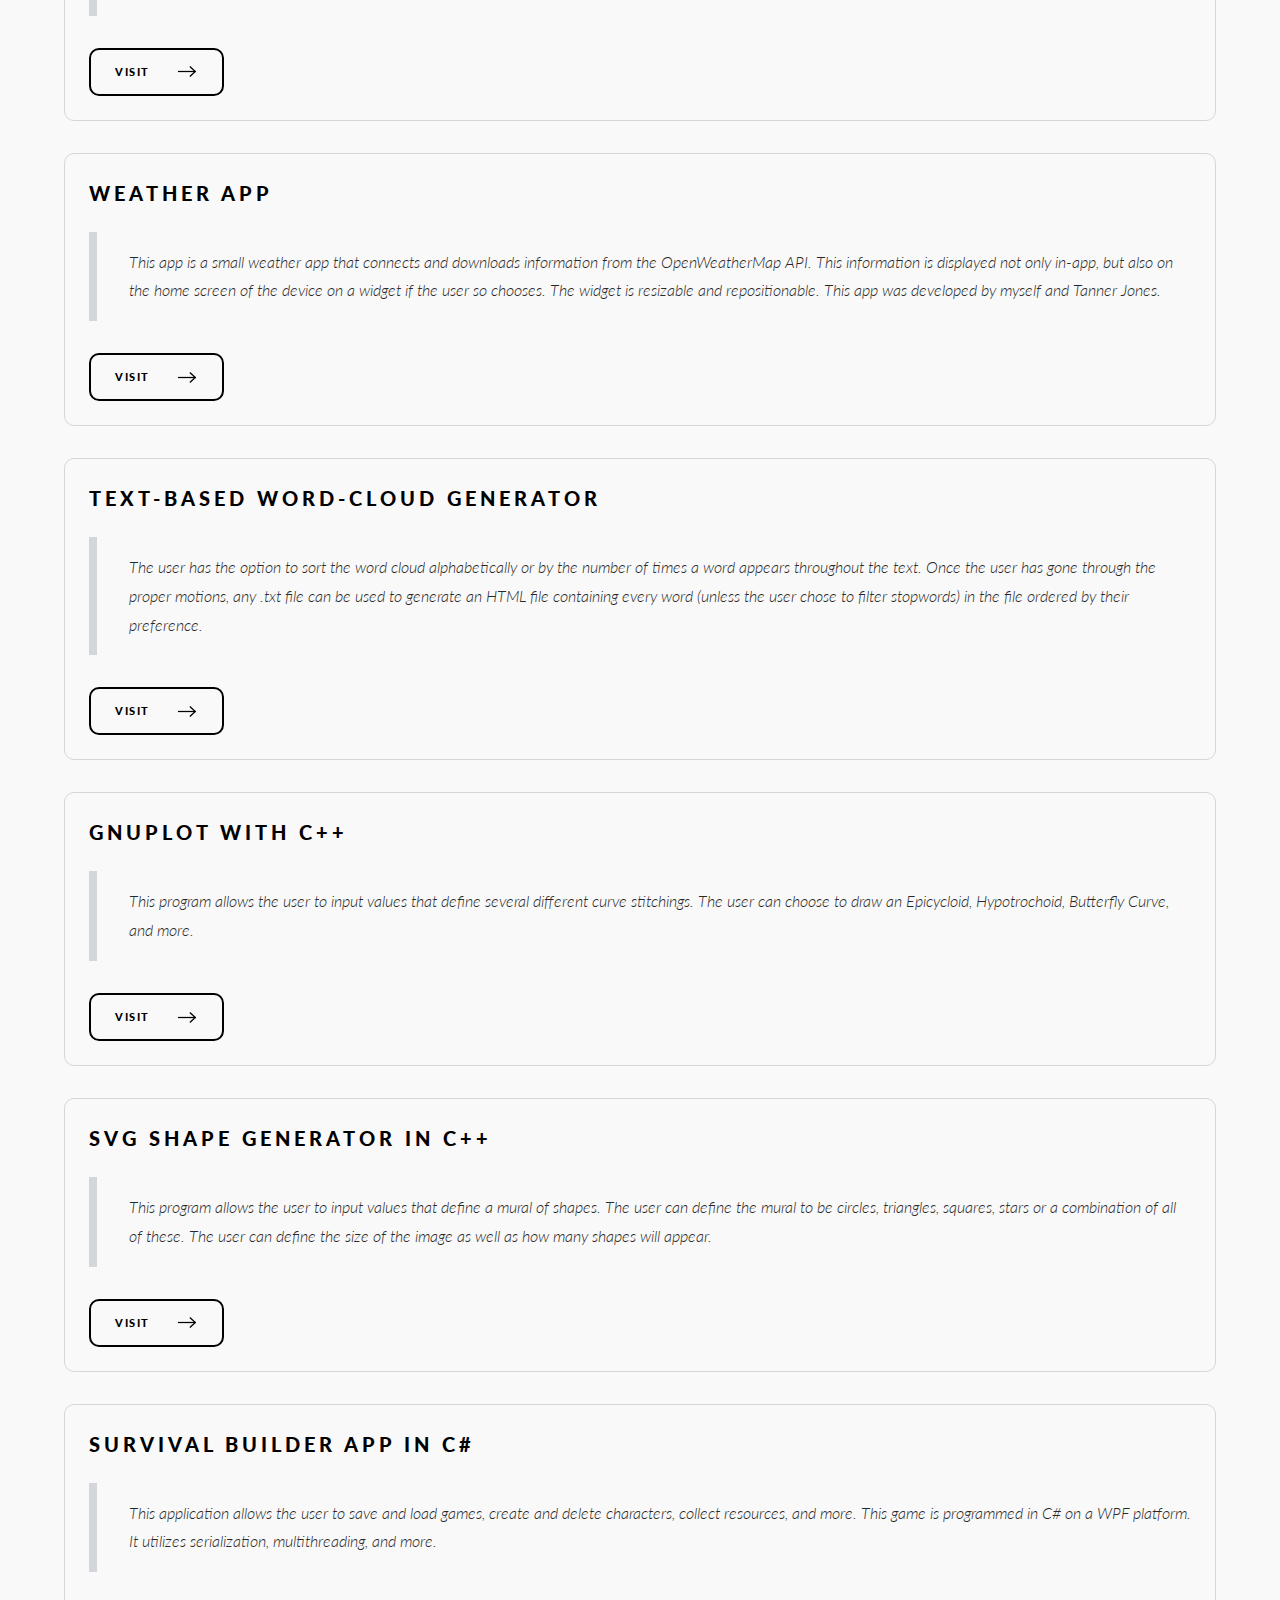
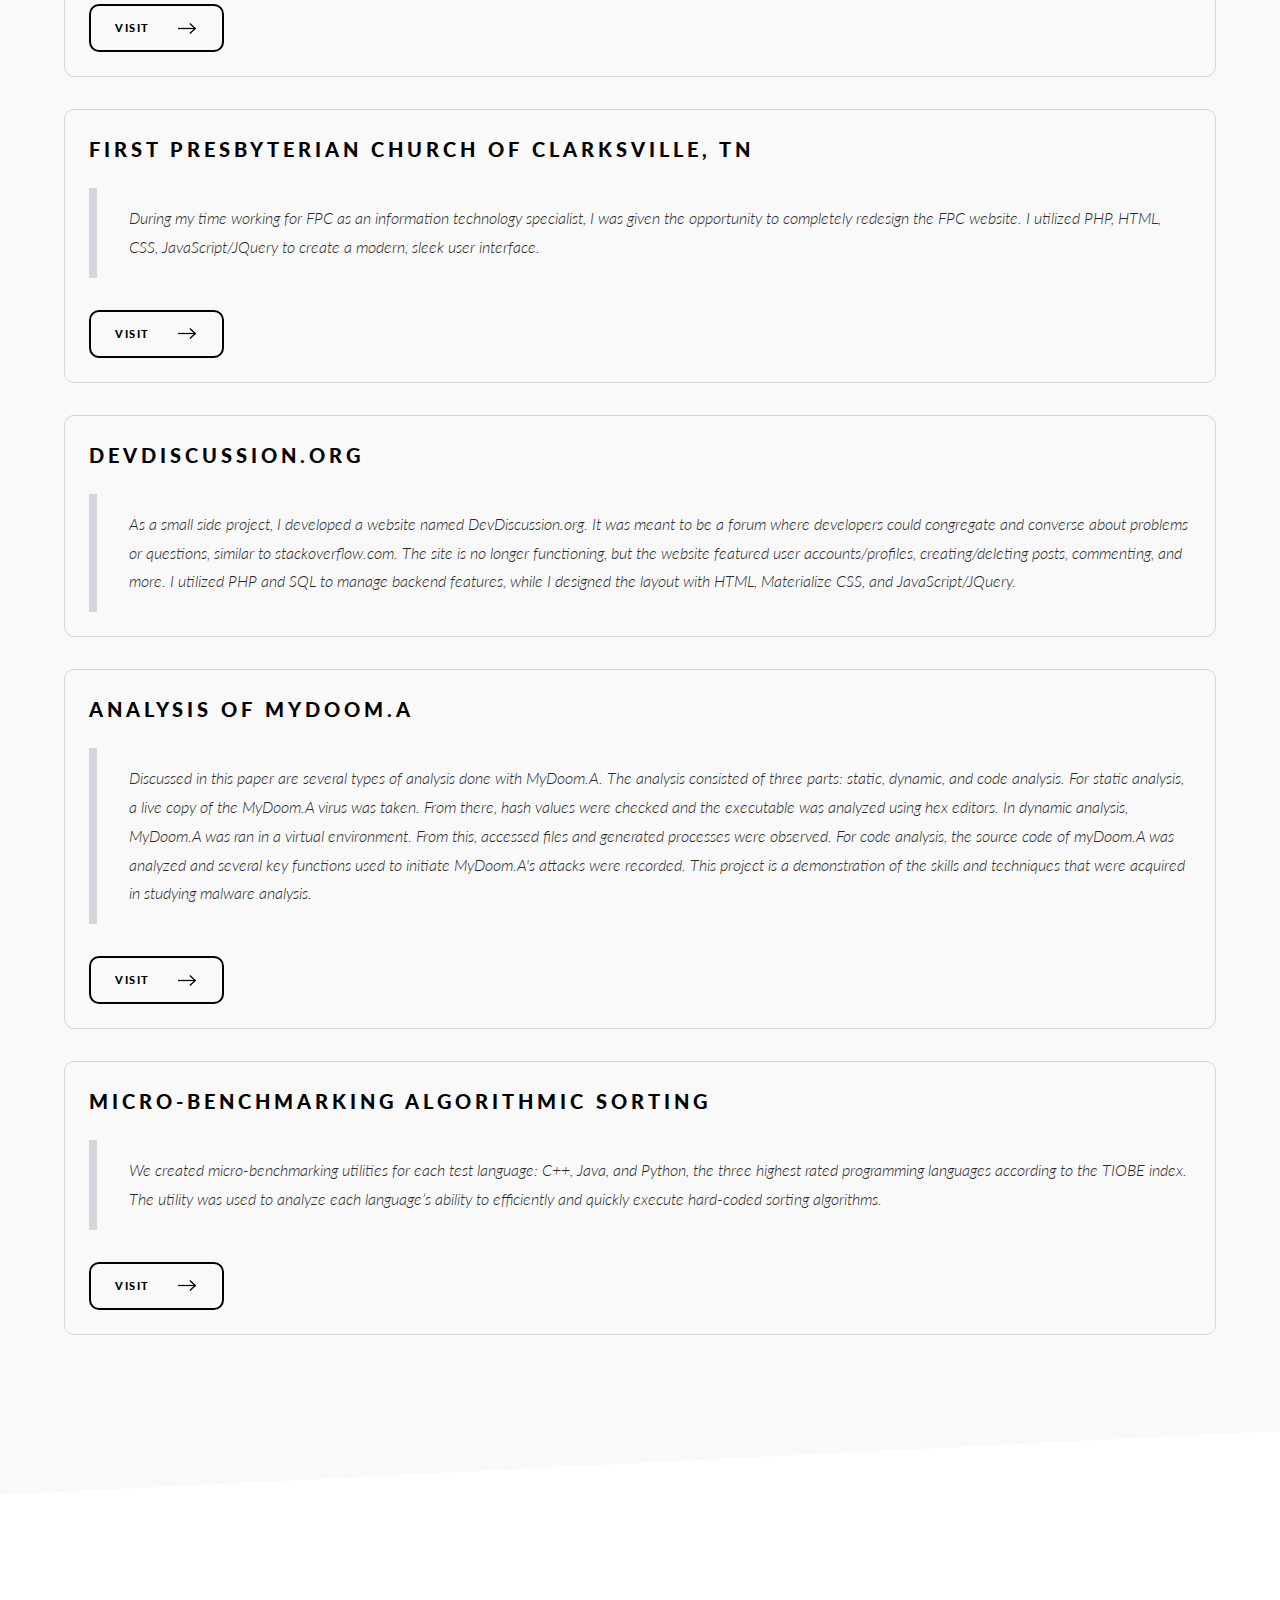
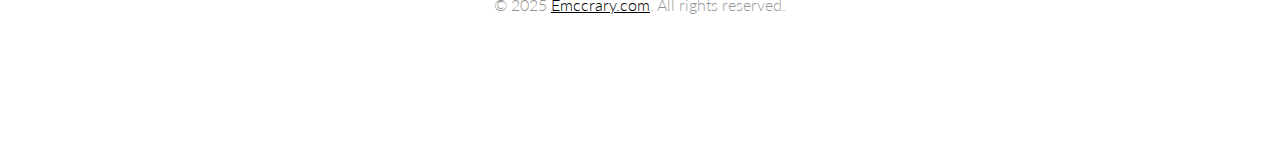
<file: projects.html>
<!DOCTYPE HTML>
<html>
<head>
    <title>Projects</title>
    <meta charset="utf-8"/>
    <meta name="viewport" content="width=device-width, initial-scale=1, user-scalable=no"/>
    <link rel="stylesheet" href="assets/css/main.css"/>
    <link rel="stylesheet" type="text/css" href="assets/css/jquery-ui.css" />
</head>
<body class="is-preload">

<!-- Page wrapper -->
<div id="page-wrapper">

    <!-- Header -->
    <header id="header">
        <span class="logo"><a href="index">Emccrary.com</a></span>
        <input type="checkbox" class="checkbox" id="checkbox">
        <label for="checkbox" class="checkbox-label" id="checkbox-label">
            <i class="fas fa-moon" id="moon"></i>
            <i class="fas fa-sun" id="sun"></i>
            <span class="ball" id="ball"></span>
        </label>
        <a href="#menu"><span>Menu</span></a>
    </header>

    <!-- Nav -->
    <nav id="menu">
        <div class="inner">
            <h2>Menu</h2>
            <ul class="links">
                <li><a href="index">Home</a></li>
                <li><a href="about">About</a></li>
                <li><a href="resume">Resumé</a></li>
                <li><a href="projects">Projects</a></li>
                <li><a href="gallery">Gallery</a></li>
            </ul>
            <a class="close"><span>Close</span></a>
        </div>
    </nav>

    <!-- Main -->
    <section id="main" class="wrapper style2">
        <div class="inner">
            <header class="major special">
                <h1>My Work</h1>
                <p>I have completed various projects and update this page regularly as projects are finished. Some
                    projects are hosted here, while others are hosted on my <a
                            href="https://github.com/ethan-mccrary?tab=repositories">GitHub account</a>.</p>
            </header>

            <!-- Search
            <form method="post" action="${pageContext.request.contextPath}/Search">
                <div class="row gtr-uniform">
                    <div class="col-10 col-12-small">
                        <input type="text" name="project_query" id="project_query" placeholder="Project Name"/>
                    </div>
                    <div class="col-2 col-12-small">
                        <input type="submit">
                    </div>
                </div>
                <div class="row gtr-uniform">
                    <p>${queryResult}</p>
                </div>
            </form> -->

            <ul class="tabs" id="content">
                <li>
                    <!-- ALL PROJECTS -->
                    <h3>All</h3>
                    <div class="box" id="tic-tac-toe-app">
                        <h4>Tic-Tac-Toe App</h4>

                        <blockquote>
                            This project is an Android App programmed in Java that offers three variants of Tic-Tac-Toe
                            -- Numerical, Wild, and Notacto. The app implements certain features such as saving
                            progression on closing the app, multiple activities, and intents. This project was solely
                            developed by Ethan McCrary and Tanner Jones.
                        </blockquote>

                        <ul class="actions">
                            <li><a href="https://github.com/Ty-Haruki/Tic-Tac-Toe_Variants"
                                   class="button next">Visit</a></li>
                        </ul>
                    </div>
                    <div class="box" id="order-and-chaos-app">
                        <h4>Order and Chaos App</h4>

                        <blockquote>
                            This project is an Android App that allows the users to play a variant of Tic-Tac-Toe called
                            Order and Chaos. The game consists of a 5x5 gameboard in which the players can choose
                            whether to place an X or an O. One player, Order, attempts to keep the other player, Chaos,
                            from getting five in a row of either Xs or Os. This app implements features of Android such
                            as intents, webviews, and Google Flexbox. This app was created completely by Ethan McCrary.
                        </blockquote>

                        <ul class="actions">
                            <li><a href="https://github.com/Ty-Haruki/Order-and-Chaos" class="button next">Visit</a>
                            </li>
                        </ul>
                    </div>
                    <div class="box" id="meal-planner-app">
                        <h4>Meal Planner App</h4>

                        <blockquote>
                            This project is an Android app connected to an API. It allows the user to search through the
                            API using a comfortable user interface to add meals to a meal plan. Nutrient facts are
                            comipled together to give the user an idea as to how their meals will stack up. This app was
                            developed by myself and Tanner Jones.
                        </blockquote>

                        <ul class="actions">
                            <li><a href="https://github.com/Ty-Haruki/Meal-Plan" class="button next">Visit</a></li>
                        </ul>
                    </div>
                    <div class="box" id="simon-says-app">
                        <h4>Simon Says App</h4>

                        <blockquote>
                            This Android app is a recreation of the original Simon Says handheld game. It is complete
                            with minigames and an accurate scoring system. This app was developed by myself and Tanner
                            Jones.
                        </blockquote>

                        <ul class="actions">
                            <li><a href="https://github.com/Ty-Haruki/simon" class="button next">Visit</a></li>
                        </ul>
                    </div>
                    <div class="box" id="weather-app">
                        <h4>Weather App</h4>

                        <blockquote>
                            This app is a small weather app that connects and downloads information from the
                            OpenWeatherMap API. This information is displayed not only in-app, but also on the home
                            screen of the device on a widget if the user so chooses. The widget is resizable and
                            repositionable. This app was developed by myself and Tanner Jones.
                        </blockquote>

                        <ul class="actions">
                            <li><a href="https://github.com/Ty-Haruki/Weather-App" class="button next">Visit</a></li>
                        </ul>
                    </div>
                    <div class="box" id="text-based-word-cloud-generator">
                        <h4>Text-Based Word-Cloud Generator</h4>

                        <blockquote>
                            The user has the option to sort the word cloud alphabetically or by the number of times a
                            word appears throughout the text. Once the user has gone through the proper motions, any
                            .txt file can be used to generate an HTML file containing every word (unless the user chose
                            to filter stopwords) in the file ordered by their preference.
                        </blockquote>

                        <ul class="actions">
                            <li><a href="word_cloud" class="button next">Visit</a></li>
                        </ul>
                    </div>
                    <div class="box" id="gnuplot-with-c++">
                        <h4>GnuPlot with C++</h4>

                        <blockquote>
                            This program allows the user to input values that define several different curve stitchings.
                            The user can choose to draw an Epicycloid, Hypotrochoid, Butterfly Curve, and more.
                        </blockquote>

                        <ul class="actions">
                            <li><a href="gnuplot" class="button next">Visit</a></li>
                        </ul>
                    </div>
                    <div class="box" id="svg-shape-generator-in-c++">
                        <h4>SVG Shape Generator in C++</h4>

                        <blockquote>
                            This program allows the user to input values that define a mural of shapes. The user can
                            define the mural to be circles, triangles, squares, stars or a combination of all of these. The
                            user can define the size of the image as well as how many shapes will appear.
                        </blockquote>

                        <ul class="actions">
                            <li>
                                <a href="https://github.com/ethan-mccrary/SVG-Shape-Generator-V2/blob/master/Assign5/art.svg"
                                   class="button next">Visit</a></li>
                        </ul>
                    </div>
                    <div class="box" id="survival-builder-app-in-c#">
                        <h4>Survival Builder App in C#</h4>

                        <blockquote>
                            This application allows the user to save and load games, create and delete characters,
                            collect resources, and more. This game is programmed in C# on a WPF platform. It utilizes
                            serialization, multithreading, and more.
                        </blockquote>

                        <ul class="actions">
                            <li><a href="https://github.com/Ty-Haruki/Survival-Builder" class="button next">Visit</a></li>
                        </ul>
                    </div>
                    <div class="box" id="first-presbyterian-church-of-clarksville-tn">
                        <h4>First Presbyterian Church of Clarksville, TN</h4>

                        <blockquote>
                            During my time working for FPC as an information technology specialist, I was given the
                            opportunity to completely redesign the FPC website. I utilized PHP, HTML, CSS,
                            JavaScript/JQuery to create a modern, sleek user interface.
                        </blockquote>

                        <ul class="actions">
                            <li><a href="https://fpcclarksville.org" class="button next">Visit</a></li>
                        </ul>
                    </div>
                    <div class="box" id="devdiscussion">
                        <h4>DevDiscussion.org</h4>

                        <blockquote>
                            As a small side project, I developed a website named DevDiscussion.org. It was meant to
                            be a forum where developers could congregate and converse about problems or questions, similar to stackoverflow.com.
                            The site is no longer functioning, but the website featured user accounts/profiles, creating/deleting posts,
                            commenting, and more. I utilized PHP and SQL to manage backend features, while I designed the layout with HTML, Materialize CSS, and JavaScript/JQuery.
                        </blockquote>
                    </div>
                    <div class="box" id="analysis-of-mydoom.a">
                        <h4>Analysis of MyDoom.A</h4>

                        <blockquote>
                            Discussed in this paper are several types of analysis done with MyDoom.A. The analysis
                            consisted of three parts: static, dynamic, and code analysis. For static analysis, a live
                            copy of the MyDoom.A virus was taken. From there, hash values were checked and the
                            executable was analyzed using hex editors. In dynamic analysis, MyDoom.A was ran in a
                            virtual environment. From this, accessed files and generated processes were observed. For
                            code analysis, the source code of myDoom.A was analyzed and several key functions used to
                            initiate MyDoom.A's attacks were recorded. This project is a demonstration of the skills and
                            techniques that were acquired in studying malware analysis.
                        </blockquote>

                        <ul class="actions">
                            <li><a href="mydoom_a" class="button next">Visit</a></li>
                        </ul>
                    </div>
                    <div class="box" id="micro-benchmarking-algorithmic-sorting">
                        <h4>Micro-Benchmarking Algorithmic Sorting</h4>

                        <blockquote>
                            We created micro-benchmarking utilities for each test language: C++, Java, and Python, the
                            three highest rated programming languages according to the TIOBE index. The utility was used
                            to analyze each language’s ability to efficiently and quickly execute hard-coded sorting
                            algorithms.
                        </blockquote>

                        <ul class="actions">
                            <li><a href="algorithmic_sorting" class="button next">Visit</a></li>
                        </ul>
                    </div>
                </li>

                <!-- JAVA PROJECTS -->
                <li>
                    <h3>Java</h3>
                    <div class="box" id="tic-tac-toe-app-java">
                        <h4>Tic-Tac-Toe App</h4>

                        <blockquote>
                            This project is an Android App programmed in Java that offers three variants of Tic-Tac-Toe
                            -- Numerical, Wild, and Notacto. The app implements certain features such as saving
                            progression on closing the app, multiple activities, and intents. This project was solely
                            developed by Ethan McCrary and Tanner Jones.
                        </blockquote>

                        <ul class="actions">
                            <li><a href="https://github.com/Ty-Haruki/Tic-Tac-Toe_Variants"
                                   class="button next">Visit</a></li>
                        </ul>
                    </div>
                    <div class="box" id="order-and-chaos-app-java">
                        <h4>Order and Chaos App</h4>

                        <blockquote>
                            This project is an Android App that allows the users to play a variant of Tic-Tac-Toe called
                            Order and Chaos. The game consists of a 5x5 gameboard in which the players can choose
                            whether to place an X or an O. One player, Order, attempts to keep the other player, Chaos,
                            from getting five in a row of either Xs or Os. This app implements features of Android such
                            as intents, webviews, and Google Flexbox. This app was created completely by Ethan McCrary.
                        </blockquote>

                        <ul class="actions">
                            <li><a href="https://github.com/Ty-Haruki/Order-and-Chaos" class="button next">Visit</a>
                            </li>
                        </ul>
                    </div>
                    <div class="box" id="meal-planner-app-java">
                        <h4>Meal Planner App</h4>

                        <blockquote>
                            This project is an Android app connected to an API. It allows the user to search through the
                            API using a comfortable user interface to add meals to a meal plan. Nutrient facts are
                            comipled together to give the user an idea as to how their meals will stack up. This app was
                            developed by myself and Tanner Jones.
                        </blockquote>

                        <ul class="actions">
                            <li><a href="https://github.com/Ty-Haruki/Meal-Plan" class="button next">Visit</a></li>
                        </ul>
                    </div>
                    <div class="box" id="simon-says-app-java">
                        <h4>Simon Says App</h4>

                        <blockquote>
                            This Android app is a recreation of the original Simon Says handheld game. It is complete
                            with minigames and an accurate scoring system. This app was developed by myself and Tanner
                            Jones.
                        </blockquote>

                        <ul class="actions">
                            <li><a href="https://github.com/Ty-Haruki/simon" class="button next">Visit</a></li>
                        </ul>
                    </div>
                    <div class="box" id="weather-app-java">
                        <h4>Weather App</h4>

                        <blockquote>
                            This app is a small weather app that connects and downloads information from the
                            OpenWeatherMap API. This information is displayed not only in-app, but also on the home
                            screen of the device on a widget if the user so chooses. The widget is resizable and
                            repositionable. This app was developed by myself and Tanner Jones.
                        </blockquote>

                        <ul class="actions">
                            <li><a href="https://github.com/Ty-Haruki/Weather-App" class="button next">Visit</a></li>
                        </ul>
                    </div>
                </li>
                <li>
                    <!-- C++ PROJECTS -->
                    <h3>C++</h3>
                    <div class="box" id="text-based-word-cloud-generator-c++">
                        <h4>Text-Based Word-Cloud Generator</h4>

                        <blockquote>
                            The user has the option to sort the word cloud alphabetically or by the number of times a
                            word appears throughout the text. Once the user has gone through the proper motions, any
                            .txt file can be used to generate an HTML file containing every word (unless the user chose
                            to filter stopwords) in the file ordered by their preference.
                        </blockquote>

                        <ul class="actions">
                            <li><a href="word_cloud" class="button next">Visit</a></li>
                        </ul>
                    </div>
                    <div class="box" id="gnuplot-with-c++-c++">
                        <h4>GnuPlot with C++</h4>

                        <blockquote>
                            This program allows the user to input values that define several different curve stitchings.
                            The user can choose to draw an Epicycloid, Hypotrochoid, Butterfly Curve, and more.
                        </blockquote>

                        <ul class="actions">
                            <li><a href="gnuplot" class="button next">Visit</a></li>
                        </ul>
                    </div>
                    <div class="box" id="svg-shape-generator-in-c++-c++">
                        <h4>SVG Shape Generator in C++</h4>

                        <blockquote>
                            This program allows the user to input values that define a mural of shapes. The user can
                            define the mural to be circles, triangles, squares, stars or a combination of all of these. The
                            user can define the size of the image as well as how many shapes will appear.
                        </blockquote>

                        <ul class="actions">
                            <li>
                                <a href="https://github.com/ethan-mccrary/SVG-Shape-Generator-V2/blob/master/Assign5/art.svg"
                                   class="button next">Visit</a></li>
                        </ul>
                    </div>
                </li>
                <li>
                    <!-- C# PROJECTS -->
                    <h3>C#</h3>
                    <div class="box" id="survival-builder-app-c#">
                        <h4>Survival Builder App in C#</h4>

                        <blockquote>
                            This application allows the user to save and load games, create and delete characters,
                            collect resources, and more. This game is programmed in C# on a WPF platform. It utilizes
                            serialization, multithreading, and more.
                        </blockquote>

                        <ul class="actions">
                            <li><a href="https://github.com/Ty-Haruki/Survival-Builder" class="button next">Visit</a></li>
                        </ul>
                    </div>
                </li>
                <li>
                    <!-- PHP PROJECTS -->
                    <h3>PHP</h3>
                    <div class="box" id="first-presbyterian-church-of-clarksville-tn-php">
                        <h4>First Presbyterian Church of Clarksville, TN</h4>

                        <blockquote>
                            During my time working for FPC as an information technology specialist, I was given the
                            opportunity to completely redesign the FPC website. I utilized PHP, HTML, CSS,
                            JavaScript/JQuery to create a modern, sleek user interface.
                        </blockquote>

                        <ul class="actions">
                            <li><a href="https://fpcclarksville.org" class="button next">Visit</a></li>
                        </ul>
                    </div>

                    <div class="box" id="devdiscussion-php">
                        <h4>DevDiscussion.org</h4>

                        <blockquote>
                            As a small side project, I developed a website named DevDiscussion.org. It was meant to
                            be a forum where developers could congregate and converse about problems or questions, similar to stackoverflow.com.
                            The site is no longer functioning, but the website featured user accounts/profiles, creating/deleting posts,
                            commenting, and more. I utilized PHP and SQL to manage backend features, while I designed the layout with HTML, Materialize CSS, and JavaScript/JQuery.
                        </blockquote>
                    </div>
                </li>
                <li>
                    <!-- MISC PROJECTS -->
                    <h3>MISC</h3>
                    <div class="box" id="analysis-of-mydoom.a-misc">
                        <h4>Analysis of MyDoom.A</h4>

                        <blockquote>
                            Discussed in this paper are several types of analysis done with MyDoom.A. The analysis
                            consisted of three parts: static, dynamic, and code analysis. For static analysis, a live
                            copy of the MyDoom.A virus was taken. From there, hash values were checked and the
                            executable was analyzed using hex editors. In dynamic analysis, MyDoom.A was ran in a
                            virtual environment. From this, accessed files and generated processes were observed. For
                            code analysis, the source code of myDoom.A was analyzed and several key functions used to
                            initiate MyDoom.A's attacks were recorded. This project is a demonstration of the skills and
                            techniques that were acquired in studying malware analysis.
                        </blockquote>

                        <ul class="actions">
                            <li><a href="mydoom_a" class="button next">Visit</a></li>
                        </ul>
                    </div>
                    <div class="box" id="micro-benchmarking-algorithmic-sorting-misc">
                        <h4>Micro-Benchmarking Algorithmic Sorting</h4>

                        <blockquote>
                            We created micro-benchmarking utilities for each test language: C++, Java, and Python, the
                            three highest rated programming languages according to the TIOBE index. The utility was used
                            to analyze each language’s ability to efficiently and quickly execute hard-coded sorting
                            algorithms.
                        </blockquote>

                        <ul class="actions">
                            <li><a href="algorithmic_sorting" class="button next">Visit</a></li>
                        </ul>
                    </div>
                </li>
            </ul>
        </div>
    </section>

    <!-- Copyright -->
    <section class="wrapper copyright" id="footer">
        <div class="inner">
            &copy; 2025 <a href="index">Emccrary.com</a>. All rights reserved.
        </div>
    </section>
</div>

<!-- Scripts -->
<script src="assets/js/jquery.js"></script>
<script src="assets/js/jquery.min.js"></script>
<script src="assets/js/jquery-ui.js"></script>
<script src="assets/js/jquery.scrollex.min.js"></script>
<script src="assets/js/jquery.scrolly.min.js"></script>
<script src="assets/js/jquery.selectorr.min.js"></script>
<script src="assets/js/browser.min.js"></script>
<script src="assets/js/breakpoints.min.js"></script>
<script src="assets/js/util.js"></script>
<script src="assets/js/main.js"></script>
<script src="assets/js/jquery-modal.js"></script>
<script>
    $(document).ready(function() {
        $("#project_query").autocomplete({
            source: "OnSearch",
            minLength: 1,
            dataType: "json",
        })
    });

    const checkbox = document.getElementById("checkbox")
    checkbox.addEventListener("change", () => {
        document.getElementById("header").classList.toggle("dark")
        document.getElementById("main").classList.toggle("dark")
        document.getElementById("menu").classList.toggle("dark")
        document.getElementById("footer").classList.toggle("dark")
        let isDark = document.body.classList.toggle('dark-mode');
        localStorage.setItem('darkMode', isDark ? 'enabled' : 'disabled');
    })

    function toggleDarkMode() {
        document.getElementById("header").classList.toggle("dark")
        document.getElementById("main").classList.toggle("dark")
        document.getElementById("menu").classList.toggle("dark")
        document.getElementById("footer").classList.toggle("dark")
    }

    // On page load
    document.addEventListener('DOMContentLoaded', (event) => {
      if (localStorage.getItem('darkMode') === 'enabled') {
        document.body.classList.add('dark-mode');
        toggleDarkMode()
      }
    });
</script>

</body>
</html>
</file>
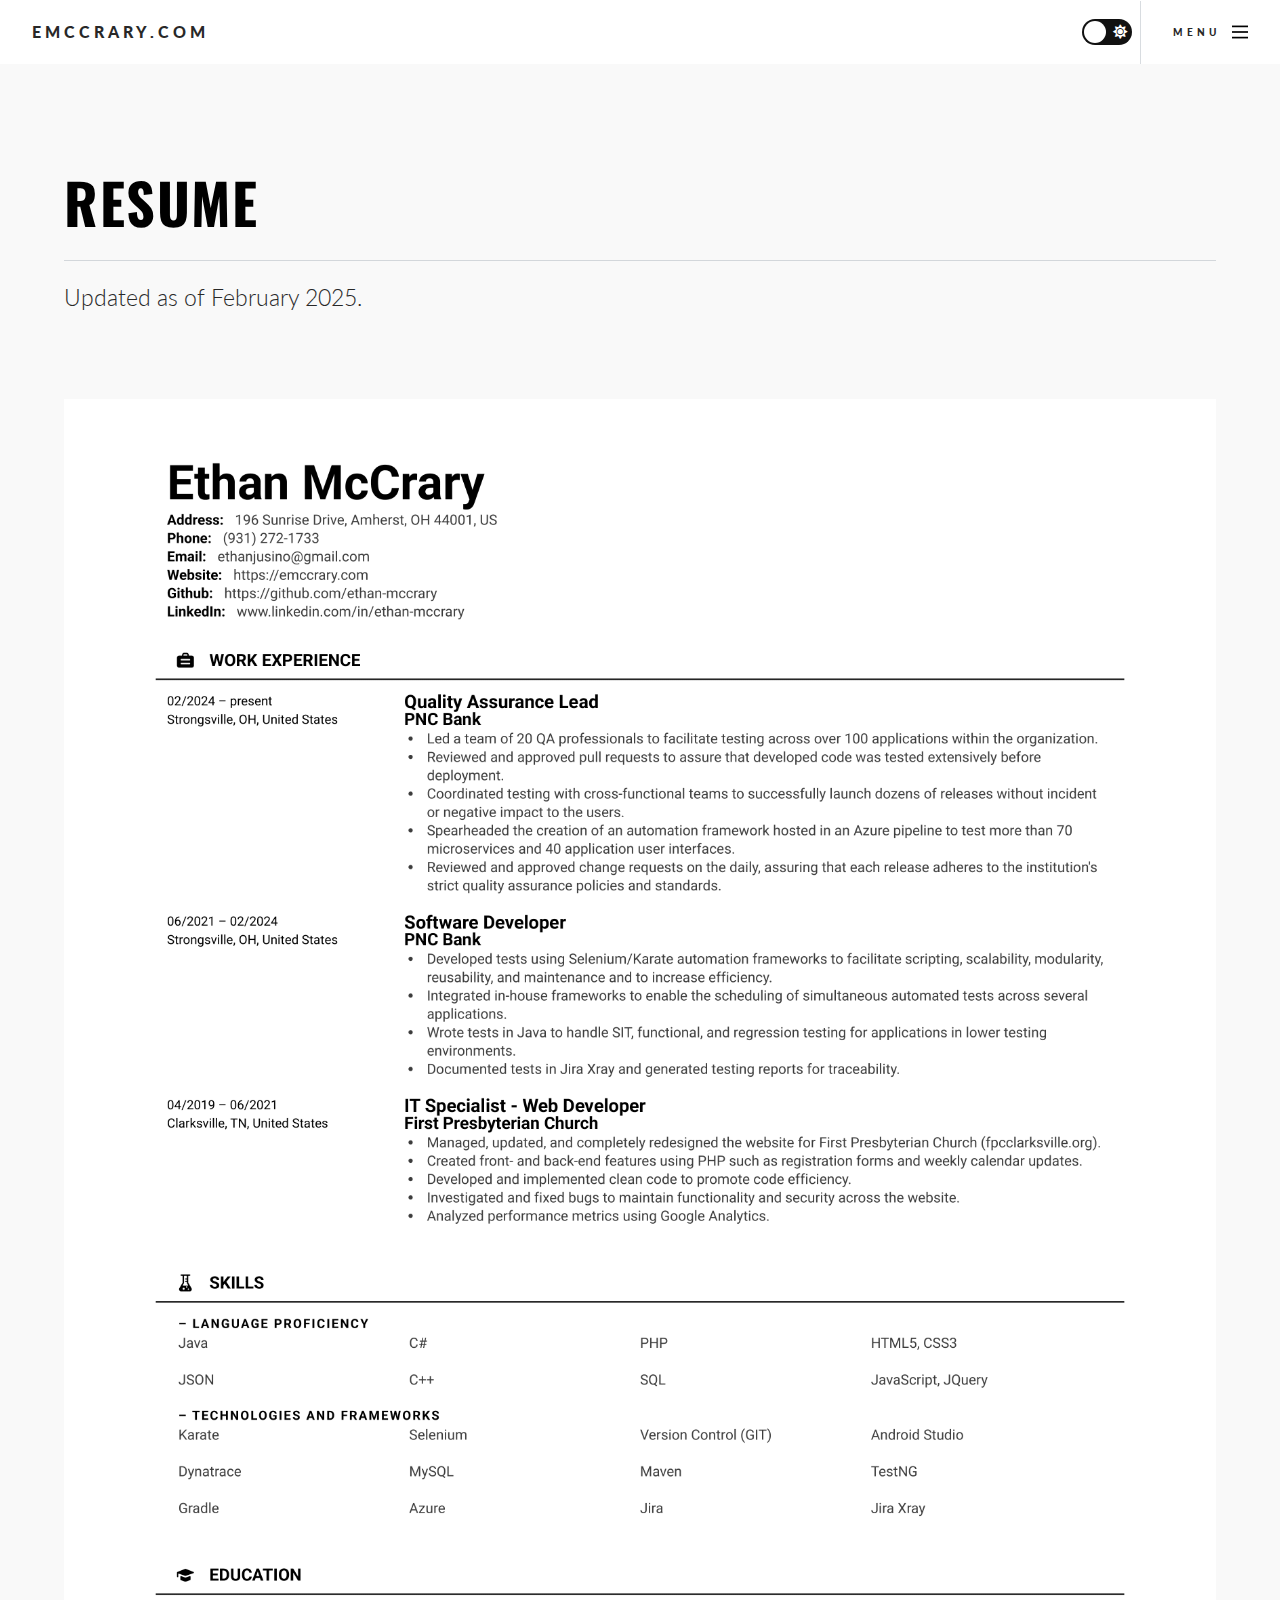
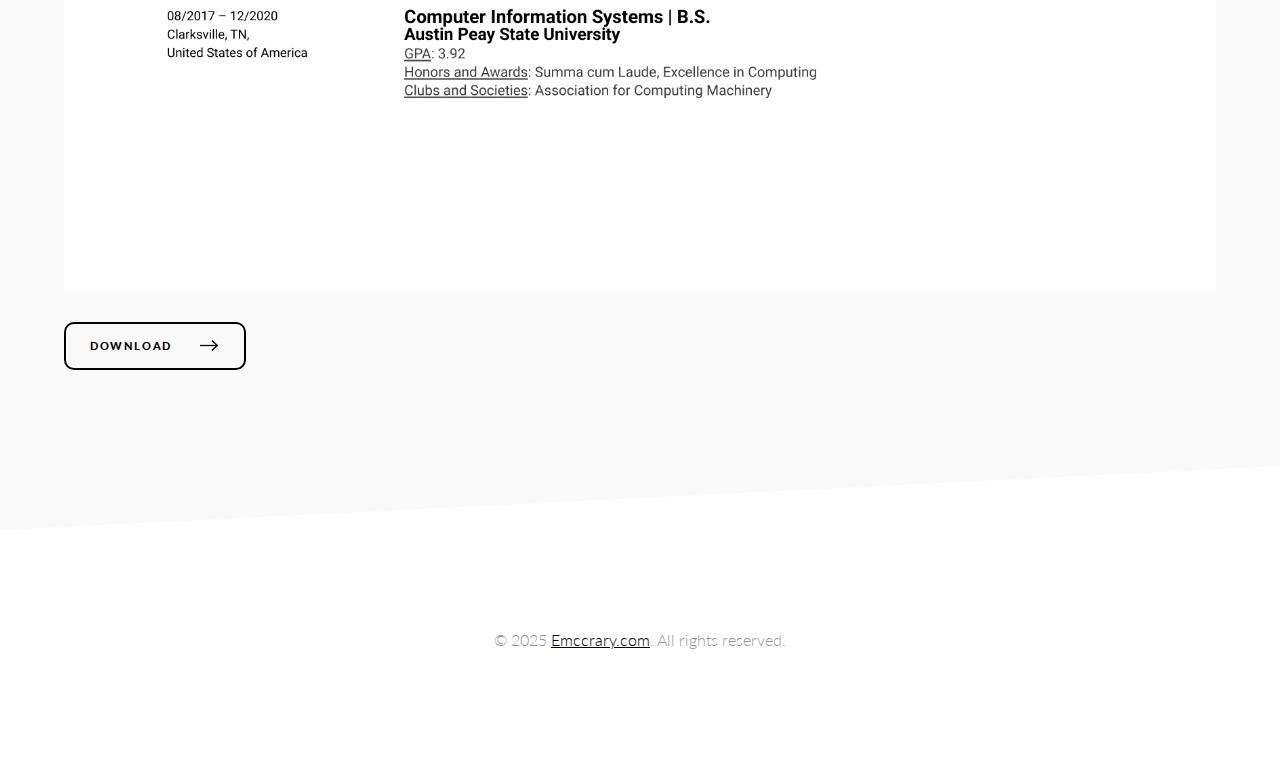
<file: resume.html>
<!DOCTYPE HTML>
<html>
<head>
    <title>About Me</title>
    <meta charset="utf-8"/>
    <meta name="viewport" content="width=device-width, initial-scale=1, user-scalable=no"/>
    <link rel="stylesheet" href="assets/css/main.css"/>
</head>
<body class="is-preload">

<!-- Page wrapper -->
<div id="page-wrapper">

    <!-- Header -->
    <header id="header">
        <span class="logo"><a href="index">Emccrary.com</a></span>
        <input type="checkbox" class="checkbox" id="checkbox">
        <label for="checkbox" class="checkbox-label" id="checkbox-label">
            <i class="fas fa-moon" id="moon"></i>
            <i class="fas fa-sun" id="sun"></i>
            <span class="ball" id="ball"></span>
        </label>
        <a href="#menu"><span>Menu</span></a>
    </header>

    <!-- Nav -->
    <nav id="menu">
        <div class="inner">
            <h2>Menu</h2>
            <ul class="links">
                <li><a href="index">Home</a></li>
                <li><a href="about">About</a></li>
                <li><a href="resume">Resumé</a></li>
                <li><a href="projects">Projects</a></li>
                <li><a href="gallery">Gallery</a></li>
            </ul>
            <a class="close"><span>Close</span></a>
        </div>
    </nav>


    <!-- Main -->
    <section id="main" class="wrapper style2">
        <div class="inner">
            <header class="major special">
                <h1>Resume</h1>
                <p>Updated as of February 2025.</p>
            </header>

            <span class="image fit">
                <a href="doc/resume-2025.pdf" download><img src="images/resume-2025.png"></a>
            </span>

            <ul class="actions">
                <li><a href="doc/resume-2025.pdf" class="button next" download>Download</a></li>
            </ul>

        </div>
    </section>

    <!-- Copyright -->
    <section class="wrapper copyright" id="footer">
        <div class="inner">
            &copy; 2025 <a href="index">Emccrary.com</a>. All rights reserved.
        </div>
    </section>


</div>

<!-- Scripts -->
<script src="assets/js/jquery.js"></script>
<script src="assets/js/jquery.min.js"></script>
<script src="assets/js/jquery-ui.js"></script>
<script src="assets/js/jquery.scrollex.min.js"></script>
<script src="assets/js/jquery.scrolly.min.js"></script>
<script src="assets/js/jquery.selectorr.min.js"></script>
<script src="assets/js/browser.min.js"></script>
<script src="assets/js/breakpoints.min.js"></script>
<script src="assets/js/util.js"></script>
<script src="assets/js/main.js"></script>
<script src="assets/js/jquery-modal.js"></script>
<script>
    $(document).ready(function() {
        $("#project_query").autocomplete({
            source: "OnSearch",
            minLength: 1,
            dataType: "json",
        })
    });

    const checkbox = document.getElementById("checkbox")
    checkbox.addEventListener("change", () => {
        document.getElementById("header").classList.toggle("dark")
        document.getElementById("main").classList.toggle("dark")
        document.getElementById("menu").classList.toggle("dark")
        document.getElementById("footer").classList.toggle("dark")
        let isDark = document.body.classList.toggle('dark-mode');
        localStorage.setItem('darkMode', isDark ? 'enabled' : 'disabled');
    })

    function toggleDarkMode() {
        document.getElementById("header").classList.toggle("dark")
        document.getElementById("main").classList.toggle("dark")
        document.getElementById("menu").classList.toggle("dark")
        document.getElementById("footer").classList.toggle("dark")
    }

    // On page load
    document.addEventListener('DOMContentLoaded', (event) => {
      if (localStorage.getItem('darkMode') === 'enabled') {
        document.body.classList.add('dark-mode');
        toggleDarkMode()
      }
    });
</script>

</body>
</html>
</file>
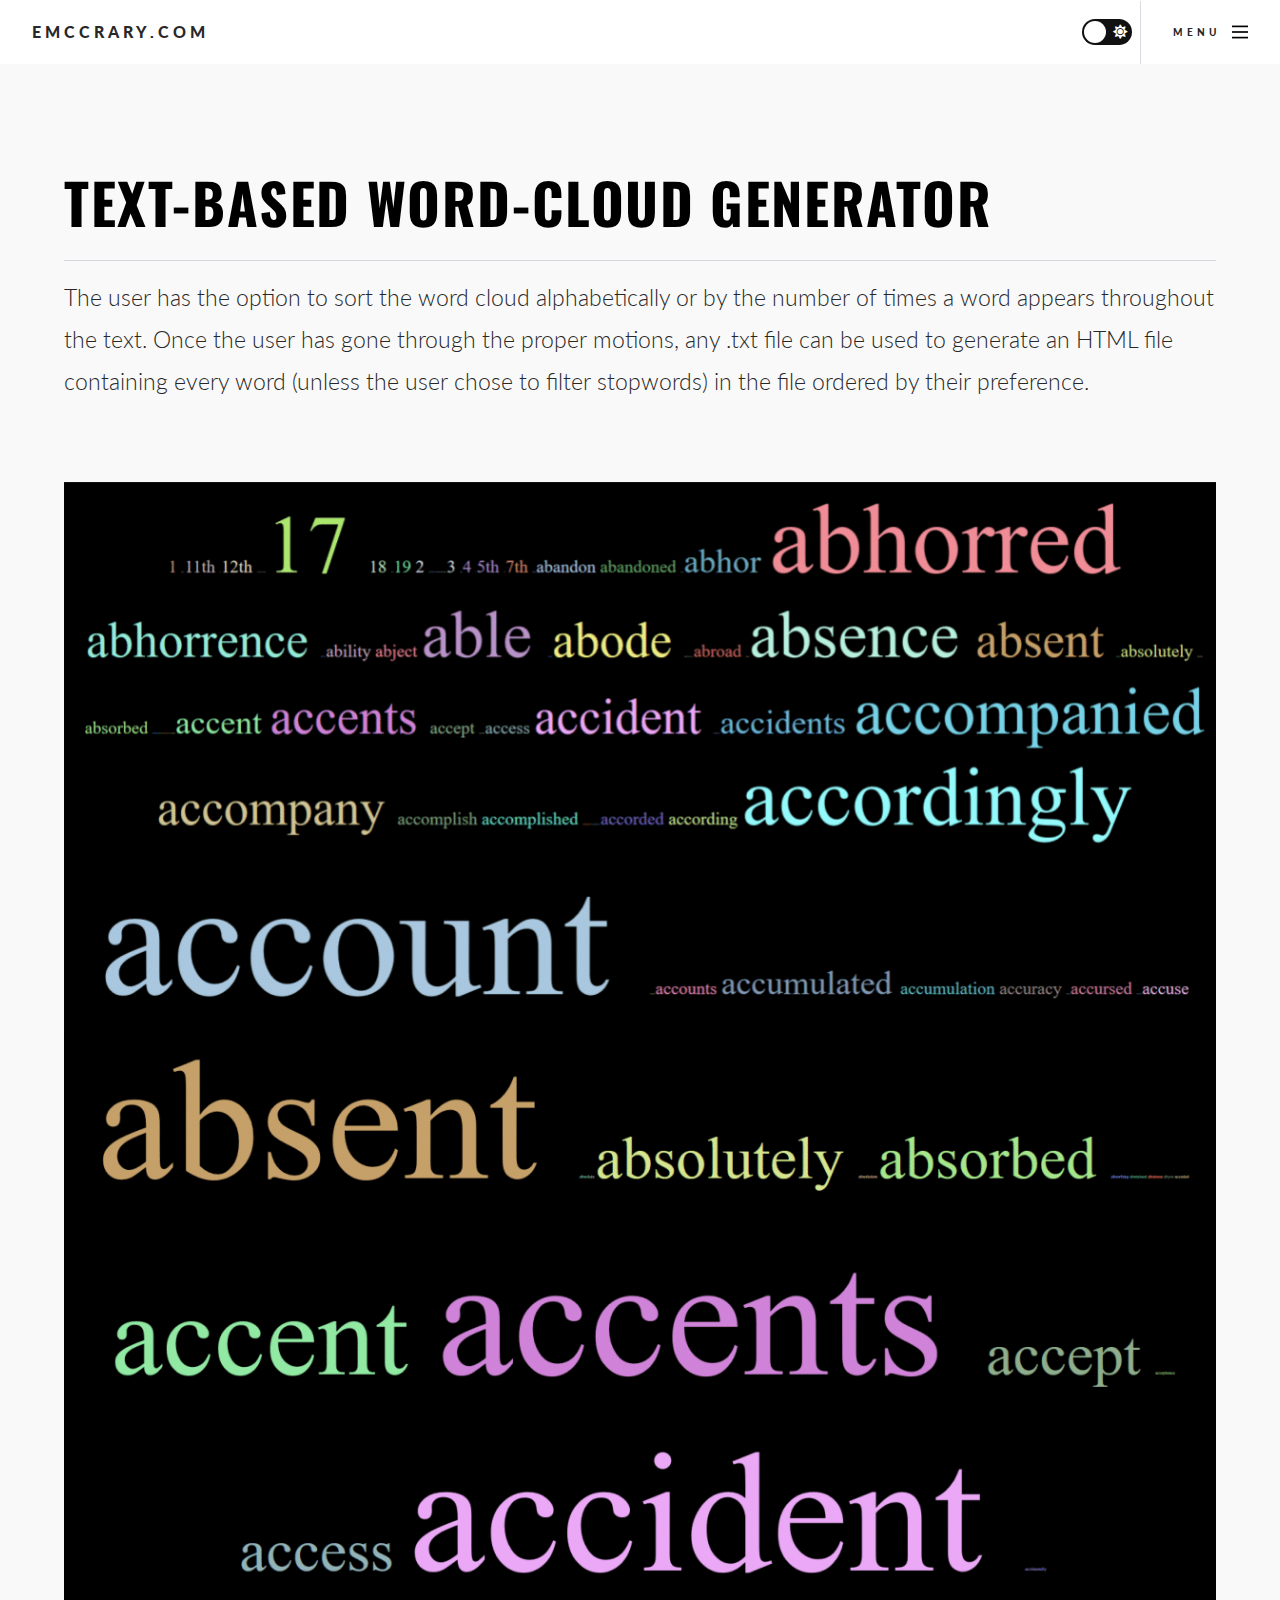
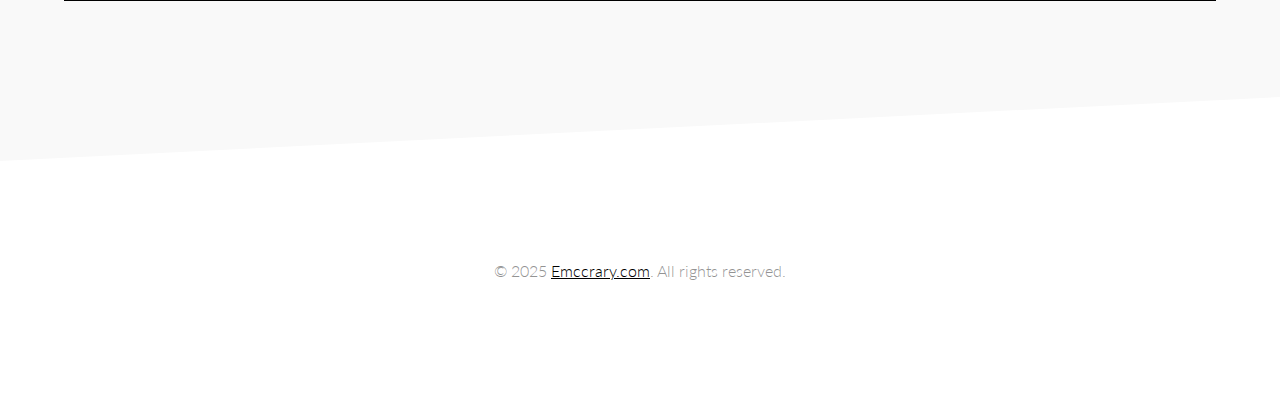
<file: word_cloud.html>
<!DOCTYPE HTML>
<html>
<head>
    <title>Word Clouds</title>
    <meta charset="utf-8"/>
    <meta name="viewport" content="width=device-width, initial-scale=1, user-scalable=no"/>
    <link rel="stylesheet" href="assets/css/main.css"/>
</head>
<body class="is-preload">

<!-- Page wrapper -->
<div id="page-wrapper">

    <!-- Header -->
    <header id="header">
        <span class="logo"><a href="index">Emccrary.com</a></span>
        <input type="checkbox" class="checkbox" id="checkbox">
        <label for="checkbox" class="checkbox-label" id="checkbox-label">
            <i class="fas fa-moon" id="moon"></i>
            <i class="fas fa-sun" id="sun"></i>
            <span class="ball" id="ball"></span>
        </label>
        <a href="#menu"><span>Menu</span></a>
    </header>

    <!-- Nav -->
    <nav id="menu">
        <div class="inner">
            <h2>Menu</h2>
            <ul class="links">
                <li><a href="index">Home</a></li>
                <li><a href="about">About</a></li>
                <li><a href="resume">Resumé</a></li>
                <li><a href="projects">Projects</a></li>
                <li><a href="gallery">Gallery</a></li>
            </ul>
            <a class="close"><span>Close</span></a>
        </div>
    </nav>

    <!-- Main -->
    <section id="main" class="wrapper style2">
        <div class="inner">
            <header class="major special">
                <h1>Text-Based Word-Cloud Generator</h1>
                <p>The user has the option to sort the word cloud alphabetically or by the number of times a word
                    appears throughout the text. Once the user has gone through the proper motions, any .txt file can be
                    used to generate an HTML file containing every word (unless the user chose to filter stopwords) in
                    the file ordered by their preference.</p>
            </header>
            <a class="image fit"><img src="images/word_cloud.png"></a>
        </div>
    </section>

    <!-- Copyright -->
    <section class="wrapper copyright" id="footer">
        <div class="inner">
            &copy; 2025 <a href="index">Emccrary.com</a>. All rights reserved.
        </div>
    </section>

</div>

<!-- Scripts -->
<script src="assets/js/jquery.js"></script>
<script src="assets/js/jquery.min.js"></script>
<script src="assets/js/jquery-ui.js"></script>
<script src="assets/js/jquery.scrollex.min.js"></script>
<script src="assets/js/jquery.scrolly.min.js"></script>
<script src="assets/js/jquery.selectorr.min.js"></script>
<script src="assets/js/browser.min.js"></script>
<script src="assets/js/breakpoints.min.js"></script>
<script src="assets/js/util.js"></script>
<script src="assets/js/main.js"></script>
<script src="assets/js/jquery-modal.js"></script>
<script>
    $(document).ready(function() {
        $("#project_query").autocomplete({
            source: "OnSearch",
            minLength: 1,
            dataType: "json",
        })
    });

    const checkbox = document.getElementById("checkbox")
    checkbox.addEventListener("change", () => {
        document.getElementById("header").classList.toggle("dark")
        document.getElementById("main").classList.toggle("dark")
        document.getElementById("menu").classList.toggle("dark")
        document.getElementById("footer").classList.toggle("dark")
        let isDark = document.body.classList.toggle('dark-mode');
        localStorage.setItem('darkMode', isDark ? 'enabled' : 'disabled');
    })

    function toggleDarkMode() {
        document.getElementById("header").classList.toggle("dark")
        document.getElementById("main").classList.toggle("dark")
        document.getElementById("menu").classList.toggle("dark")
        document.getElementById("footer").classList.toggle("dark")
    }

    // On page load
    document.addEventListener('DOMContentLoaded', (event) => {
      if (localStorage.getItem('darkMode') === 'enabled') {
        document.body.classList.add('dark-mode');
        toggleDarkMode()
      }
    });
</script>

</body>
</html>
</file>
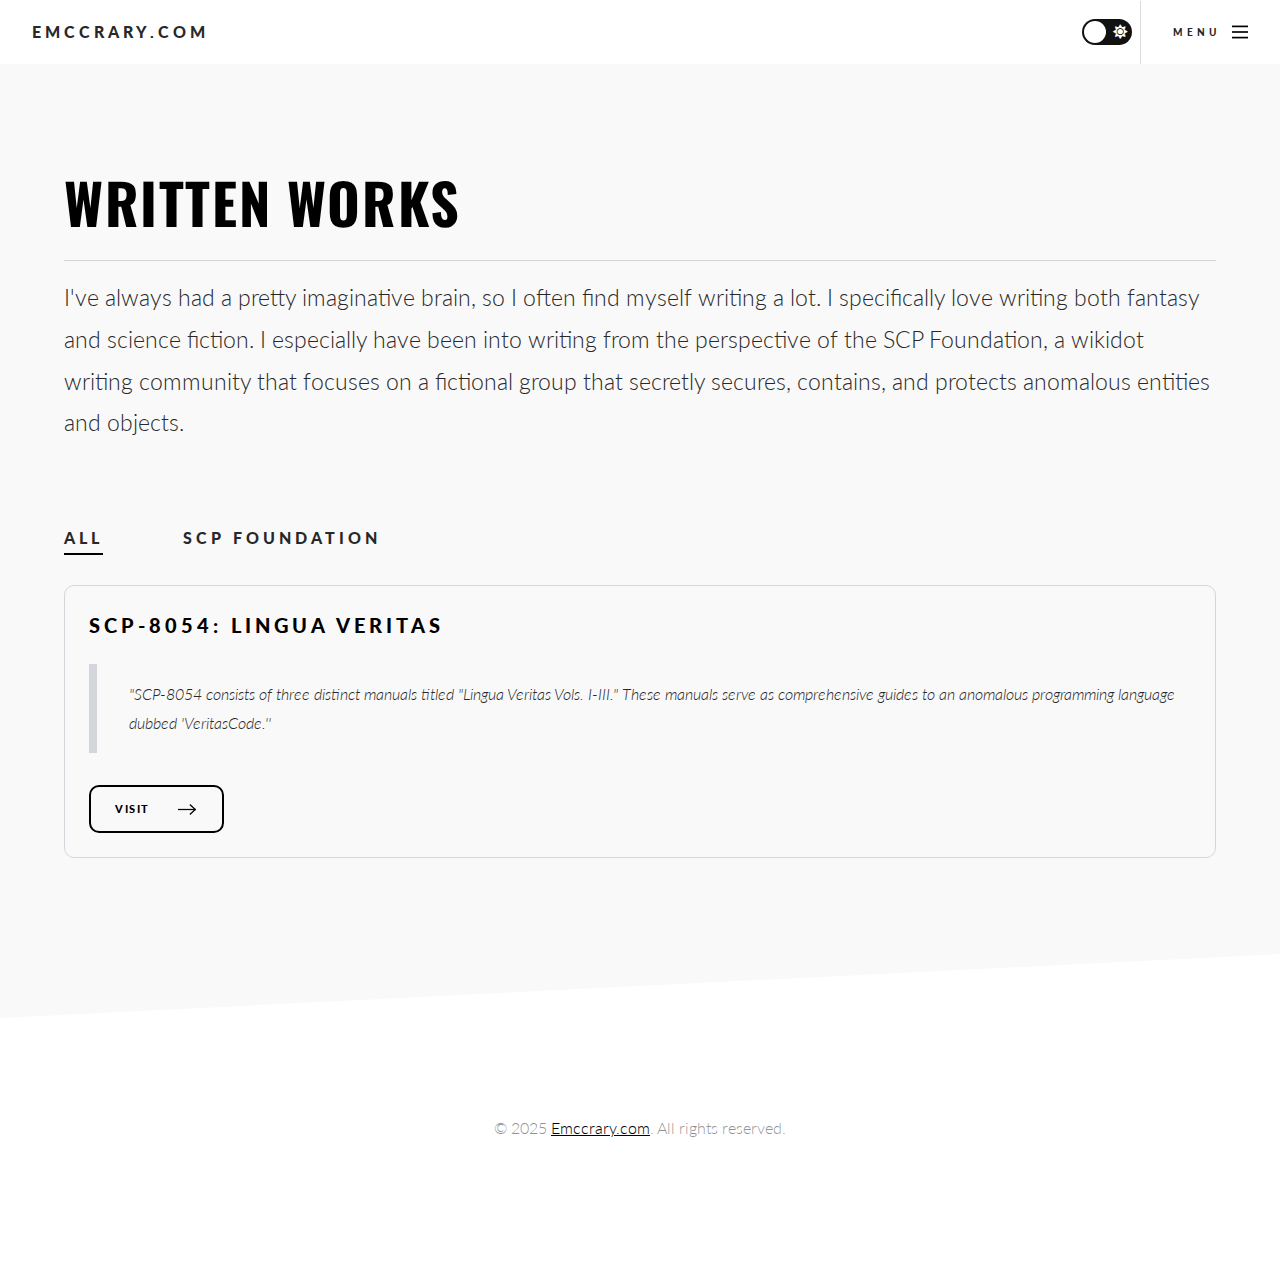
<file: written-works.html>
<!DOCTYPE HTML>
<html>
<head>
    <title>Written Works</title>
    <meta charset="utf-8"/>
    <meta name="viewport" content="width=device-width, initial-scale=1, user-scalable=no"/>
    <link rel="stylesheet" href="assets/css/main.css"/>
    <link rel="stylesheet" type="text/css" href="assets/css/jquery-ui.css" />
</head>
<body class="is-preload">

<!-- Page wrapper -->
<div id="page-wrapper">
    <!-- Header -->
    <header id="header">
        <span class="logo"><a href="index">Emccrary.com</a></span>
        <input type="checkbox" class="checkbox" id="checkbox">
        <label for="checkbox" class="checkbox-label" id="checkbox-label">
            <i class="fas fa-moon" id="moon"></i>
            <i class="fas fa-sun" id="sun"></i>
            <span class="ball" id="ball"></span>
        </label>
        <a href="#menu"><span>Menu</span></a>
    </header>

    <!-- Nav -->
    <nav id="menu">
        <div class="inner">
            <h2>Menu</h2>
            <ul class="links">
                <li><a href="index">Home</a></li>
                <li><a href="about">About</a></li>
                <li><a href="resume">Resumé</a></li>
                <li><a href="projects">Projects</a></li>
                <li><a href="gallery">Gallery</a></li>
            </ul>
            <a class="close"><span>Close</span></a>
        </div>
    </nav>

    <!-- Main -->
    <section id="main" class="wrapper style2">
        <div class="inner">
            <header class="major special">
                <h1>Written Works</h1>
                <p>I've always had a pretty imaginative brain, so I often find myself writing a lot. I specifically love writing both fantasy and science fiction. I especially have been into writing from the perspective of the SCP Foundation, a wikidot writing community that focuses on a fictional group that secretly secures, contains, and protects anomalous entities and objects.</p>
            </header>

            <ul class="tabs" id="content">
                <li>
                    <!-- ALL Works -->
                    <h3>All</h3>
                    <div class="box" id="tic-tac-toe-app-java">
                        <h4>SCP-8054: Lingua Veritas</h4>

                        <blockquote>
                            "SCP-8054 consists of three distinct manuals titled "Lingua Veritas Vols. I-III." These manuals serve as comprehensive guides to an anomalous programming language dubbed 'VeritasCode.''
                        </blockquote>

                        <ul class="actions">
                            <li><a href="https://scp-wiki.wikidot.com/scp-8054"
                                   class="button next">Visit</a></li>
                        </ul>
                    </div>
                    
                </li>

                <!-- SCP WORKS -->
                <li>
                    <h3>SCP Foundation</h3>
                    <div class="box" id="tic-tac-toe-app-java">
                        <h4>SCP-8054: Lingua Veritas</h4>

                        <blockquote>
                            "SCP-8054 consists of three distinct manuals titled "Lingua Veritas Vols. I-III." These manuals serve as comprehensive guides to an anomalous programming language dubbed 'VeritasCode.''
                        </blockquote>

                        <ul class="actions">
                            <li><a href="https://scp-wiki.wikidot.com/scp-8054"
                                   class="button next">Visit</a></li>
                        </ul>
                    </div>
                </li>
            </ul>
        </div>
    </section>

    <!-- Copyright -->
    <section class="wrapper copyright" id="footer">
        <div class="inner">
            &copy; 2025 <a href="index">Emccrary.com</a>. All rights reserved.
        </div>
    </section>

</div>

<!-- Scripts -->
<script src="assets/js/jquery.js"></script>
<script src="assets/js/jquery.min.js"></script>
<script src="assets/js/jquery-ui.js"></script>
<script src="assets/js/jquery.scrollex.min.js"></script>
<script src="assets/js/jquery.scrolly.min.js"></script>
<script src="assets/js/jquery.selectorr.min.js"></script>
<script src="assets/js/browser.min.js"></script>
<script src="assets/js/breakpoints.min.js"></script>
<script src="assets/js/util.js"></script>
<script src="assets/js/main.js"></script>
<script src="assets/js/jquery-modal.js"></script>
<script>
    $(document).ready(function() {
        $("#project_query").autocomplete({
            source: "OnSearch",
            minLength: 1,
            dataType: "json",
        })
    });

    const checkbox = document.getElementById("checkbox")
    checkbox.addEventListener("change", () => {
        document.getElementById("header").classList.toggle("dark")
        document.getElementById("main").classList.toggle("dark")
        document.getElementById("menu").classList.toggle("dark")
        document.getElementById("footer").classList.toggle("dark")
        let isDark = document.body.classList.toggle('dark-mode');
        localStorage.setItem('darkMode', isDark ? 'enabled' : 'disabled');
    })

    function toggleDarkMode() {
        document.getElementById("header").classList.toggle("dark")
        document.getElementById("main").classList.toggle("dark")
        document.getElementById("menu").classList.toggle("dark")
        document.getElementById("footer").classList.toggle("dark")
    }

    // On page load
    document.addEventListener('DOMContentLoaded', (event) => {
      if (localStorage.getItem('darkMode') === 'enabled') {
        document.body.classList.add('dark-mode');
        toggleDarkMode()
      }
    });
</script>

</body>
</html>
</file>
<file: assets/css/main.css>
@import url(fontawesome-all.min.css);
@import url("https://fonts.googleapis.com/css?family=Lato:300,400,700,900|Oswald:600");

/*
	Standout by Pixelarity
	pixelarity.com | hello@pixelarity.com
	License: pixelarity.com/license
*/

html, body, div, span, applet, object,
iframe, h1, h2, h3, h4, h5, h6, p, blockquote,
pre, a, abbr, acronym, address, big, cite,
code, del, dfn, em, img, ins, kbd, q, s, samp,
small, strike, strong, sub, sup, tt, var, b,
u, i, center, dl, dt, dd, ol, ul, li, fieldset,
form, label, legend, table, caption, tbody,
tfoot, thead, tr, th, td, article, aside,
canvas, details, embed, figure, figcaption,
footer, header, hgroup, menu, nav, output, ruby,
section, summary, time, mark, audio, video {
	margin: 0;
	padding: 0;
	border: 0;
	font-size: 100%;
	font: inherit;
	vertical-align: baseline;}

article, aside, details, figcaption, figure,
footer, header, hgroup, menu, nav, section {
	display: block;}

body {
	line-height: 1;
}

ol, ul {
	list-style: none;
}

blockquote, q {
	quotes: none;
}

	blockquote:before, blockquote:after, q:before, q:after {
		content: '';
		content: none;
	}

table {
	border-collapse: collapse;
	border-spacing: 0;
}

body {
	-webkit-text-size-adjust: none;
}

mark {
	background-color: transparent;
	color: inherit;
}

input::-moz-focus-inner {
	border: 0;
	padding: 0;
}

input, select, textarea {
	-moz-appearance: none;
	-webkit-appearance: none;
	-ms-appearance: none;
	appearance: none;
}

/* Basic */

	@-ms-viewport {
		width: device-width;
	}

	body {
		-ms-overflow-style: scrollbar;
	}

	@media screen and (max-width: 480px) {

		html, body {
			min-width: 320px;
		}

	}

	html {
		box-sizing: border-box;
	}

	*, *:before, *:after {
		box-sizing: inherit;
	}

	body {
		background: #ffffff;
	}

		body.is-preload *, body.is-preload *:before, body.is-preload *:after {
			-moz-animation: none !important;
			-webkit-animation: none !important;
			-ms-animation: none !important;
			animation: none !important;
			-moz-transition: none !important;
			-webkit-transition: none !important;
			-ms-transition: none !important;
			transition: none !important;
		}

/* Typography */

	html {
		font-size: 15pt;
	}

		@media screen and (max-width: 1680px) {

			html {
				font-size: 13pt;
			}

		}

		@media screen and (max-width: 1280px) {

			html {
				font-size: 12pt;
			}

		}

		@media screen and (max-width: 980px) {

			html {
				font-size: 12pt;
			}

		}

		@media screen and (max-width: 480px) {

			html {
				font-size: 12pt;
			}

		}

		@media screen and (max-width: 360px) {

			html {
				font-size: 11pt;
			}

		}

	body {
		background-color: #ffffff;
		color: #282828;
	}

	body, input, select, textarea {
		font-family: "Lato", Helvetica, sans-serif;
		font-weight: 300;
		font-size: 1rem;
		line-height: 1.8;
	}

	a {
		-moz-transition: color 0.2s ease-in-out;
		-webkit-transition: color 0.2s ease-in-out;
		-ms-transition: color 0.2s ease-in-out;
		transition: color 0.2s ease-in-out;
		text-decoration: underline;
	}

		a:hover {
			text-decoration: none;
		}

	strong, b {
		font-weight: 900;
	}

	em, i {
		font-style: italic;
	}

	p {
		margin: 0 0 2rem 0;
	}

	h1, h2, h3, h4, h5, h6 {
		font-weight: 900;
		letter-spacing: 0.25rem;
		line-height: 1.5;
		margin: 0 0 1.5rem 0;
		text-transform: uppercase;
	}

		h1 a, h2 a, h3 a, h4 a, h5 a, h6 a {
			color: inherit;
			text-decoration: none;
		}

	h1 {
		font-family: "Oswald", Helvetica, sans-serif;
		font-size: 4rem;
		letter-spacing: 0.1rem;
	}

	h2 {
		font-size: 1.75rem;
	}

	h3 {
		font-size: 1.5rem;
	}

	h4 {
		font-size: 1.25rem;
	}

	h5 {
		font-size: 1rem;
	}

	h6 {
		font-size: 0.75rem;
	}

	@media screen and (max-width: 1280px) {

		h1 {
			font-size: 3.5rem;
		}

	}

	@media screen and (max-width: 980px) {

		h1 {
			font-size: 3rem;
		}

		h2 {
			font-size: 1.5rem;
		}

		h3 {
			font-size: 1.25rem;
		}

	}

	@media screen and (max-width: 736px) {

		h1 {
			font-size: 1.75rem;
		}

		h2 {
			font-size: 1.5rem;
		}

		h3 {
			font-size: 1.25rem;
		}

	}

	sub {
		font-size: 0.8rem;
		position: relative;
		top: 0.5rem;
	}

	sup {
		font-size: 0.8rem;
		position: relative;
		top: -0.5rem;
	}

	blockquote {
		border-left: solid 0.5rem;
		font-style: italic;
		margin: 0 0 2rem 0;
		padding: 1rem 0 1rem 2rem;
	}

	code {
		border-radius: 10px;
		border: solid 1px;
		font-family: "Courier New", monospace;
		font-size: 0.9rem;
		margin: 0 0.25rem;
		padding: 0.25rem 0.65rem;
	}

	pre {
		-webkit-overflow-scrolling: touch;
		font-family: "Courier New", monospace;
		font-size: 0.9rem;
		margin: 0 0 2rem 0;
	}

		pre code {
			display: block;
			line-height: 1.75;
			padding: 1rem 1.5rem;
			overflow-x: auto;
		}

	hr {
		border: 0;
		border-bottom: solid 1px;
		margin: 2rem 0;
	}

		hr.major {
			margin: 4rem 0;
		}

		@media screen and (max-width: 736px) {

			hr.major {
				margin: 3rem 0;
			}

		}

	input, select, textarea {
		color: #000000;
	}

	a {
		color: #000000;
	}

	strong, b {
		color: #000000;
	}

	h1, h2, h3, h4, h5, h6 {
		color: #000000;
	}

	blockquote {
		border-left-color: rgba(99, 116, 133, 0.25);
	}

	code {
		background: rgba(99, 116, 133, 0.075);
		border-color: rgba(99, 116, 133, 0.25);
	}

	hr {
		border-bottom-color: rgba(99, 116, 133, 0.25);
	}

/* Row */

	.row {
		display: flex;
		flex-wrap: wrap;
		box-sizing: border-box;
		align-items: stretch;
	}

		.row > * {
			box-sizing: border-box;
		}

		.row.gtr-uniform > * > :last-child {
			margin-bottom: 0;
		}

		.row.aln-left {
			justify-content: flex-start;
		}

		.row.aln-center {
			justify-content: center;
		}

		.row.aln-right {
			justify-content: flex-end;
		}

		.row.aln-top {
			align-items: flex-start;
		}

		.row.aln-middle {
			align-items: center;
		}

		.row.aln-bottom {
			align-items: flex-end;
		}

		.row > .imp {
			order: -1;
		}

		.row > .col-1 {
			width: 8.33333%;
		}

		.row > .off-1 {
			margin-left: 8.33333%;
		}

		.row > .col-2 {
			width: 16.66667%;
		}

		.row > .off-2 {
			margin-left: 16.66667%;
		}

		.row > .col-3 {
			width: 25%;
		}

		.row > .off-3 {
			margin-left: 25%;
		}

		.row > .col-4 {
			width: 33.33333%;
		}

		.row > .off-4 {
			margin-left: 33.33333%;
		}

		.row > .col-5 {
			width: 41.66667%;
		}

		.row > .off-5 {
			margin-left: 41.66667%;
		}

		.row > .col-6 {
			width: 50%;
		}

		.row > .off-6 {
			margin-left: 50%;
		}

		.row > .col-7 {
			width: 58.33333%;
		}

		.row > .off-7 {
			margin-left: 58.33333%;
		}

		.row > .col-8 {
			width: 66.66667%;
		}

		.row > .off-8 {
			margin-left: 66.66667%;
		}

		.row > .col-9 {
			width: 75%;
		}

		.row > .off-9 {
			margin-left: 75%;
		}

		.row > .col-10 {
			width: 83.33333%;
		}

		.row > .off-10 {
			margin-left: 83.33333%;
		}

		.row > .col-11 {
			width: 91.66667%;
		}

		.row > .off-11 {
			margin-left: 91.66667%;
		}

		.row > .col-12 {
			width: 100%;
		}

		.row > .off-12 {
			margin-left: 100%;
		}

		.row.gtr-0 {
			margin-top: 0;
			margin-left: 0rem;
		}

			.row.gtr-0 > * {
				padding: 0 0 0 0rem;
			}

			.row.gtr-0.gtr-uniform {
				margin-top: 0rem;
			}

				.row.gtr-0.gtr-uniform > * {
					padding-top: 0rem;
				}

		.row.gtr-25 {
			margin-top: 0;
			margin-left: -0.5rem;
		}

			.row.gtr-25 > * {
				padding: 0 0 0 0.5rem;
			}

			.row.gtr-25.gtr-uniform {
				margin-top: -0.5rem;
			}

				.row.gtr-25.gtr-uniform > * {
					padding-top: 0.5rem;
				}

		.row.gtr-50 {
			margin-top: 0;
			margin-left: -1rem;
		}

			.row.gtr-50 > * {
				padding: 0 0 0 1rem;
			}

			.row.gtr-50.gtr-uniform {
				margin-top: -1rem;
			}

				.row.gtr-50.gtr-uniform > * {
					padding-top: 1rem;
				}

		.row {
			margin-top: 0;
			margin-left: -2rem;
		}

			.row > * {
				padding: 0 0 0 2rem;
			}

			.row.gtr-uniform {
				margin-top: -2rem;
			}

				.row.gtr-uniform > * {
					padding-top: 2rem;
				}

		.row.gtr-150 {
			margin-top: 0;
			margin-left: -3rem;
		}

			.row.gtr-150 > * {
				padding: 0 0 0 3rem;
			}

			.row.gtr-150.gtr-uniform {
				margin-top: -3rem;
			}

				.row.gtr-150.gtr-uniform > * {
					padding-top: 3rem;
				}

		.row.gtr-200 {
			margin-top: 0;
			margin-left: -4rem;
		}

			.row.gtr-200 > * {
				padding: 0 0 0 4rem;
			}

			.row.gtr-200.gtr-uniform {
				margin-top: -4rem;
			}

				.row.gtr-200.gtr-uniform > * {
					padding-top: 4rem;
				}

		@media screen and (max-width: 1680px) {

			.row {
				display: flex;
				flex-wrap: wrap;
				box-sizing: border-box;
				align-items: stretch;
			}

				.row > * {
					box-sizing: border-box;
				}

				.row.gtr-uniform > * > :last-child {
					margin-bottom: 0;
				}

				.row.aln-left {
					justify-content: flex-start;
				}

				.row.aln-center {
					justify-content: center;
				}

				.row.aln-right {
					justify-content: flex-end;
				}

				.row.aln-top {
					align-items: flex-start;
				}

				.row.aln-middle {
					align-items: center;
				}

				.row.aln-bottom {
					align-items: flex-end;
				}

				.row > .imp-xlarge {
					order: -1;
				}

				.row > .col-1-xlarge {
					width: 8.33333%;
				}

				.row > .off-1-xlarge {
					margin-left: 8.33333%;
				}

				.row > .col-2-xlarge {
					width: 16.66667%;
				}

				.row > .off-2-xlarge {
					margin-left: 16.66667%;
				}

				.row > .col-3-xlarge {
					width: 25%;
				}

				.row > .off-3-xlarge {
					margin-left: 25%;
				}

				.row > .col-4-xlarge {
					width: 33.33333%;
				}

				.row > .off-4-xlarge {
					margin-left: 33.33333%;
				}

				.row > .col-5-xlarge {
					width: 41.66667%;
				}

				.row > .off-5-xlarge {
					margin-left: 41.66667%;
				}

				.row > .col-6-xlarge {
					width: 50%;
				}

				.row > .off-6-xlarge {
					margin-left: 50%;
				}

				.row > .col-7-xlarge {
					width: 58.33333%;
				}

				.row > .off-7-xlarge {
					margin-left: 58.33333%;
				}

				.row > .col-8-xlarge {
					width: 66.66667%;
				}

				.row > .off-8-xlarge {
					margin-left: 66.66667%;
				}

				.row > .col-9-xlarge {
					width: 75%;
				}

				.row > .off-9-xlarge {
					margin-left: 75%;
				}

				.row > .col-10-xlarge {
					width: 83.33333%;
				}

				.row > .off-10-xlarge {
					margin-left: 83.33333%;
				}

				.row > .col-11-xlarge {
					width: 91.66667%;
				}

				.row > .off-11-xlarge {
					margin-left: 91.66667%;
				}

				.row > .col-12-xlarge {
					width: 100%;
				}

				.row > .off-12-xlarge {
					margin-left: 100%;
				}

				.row.gtr-0 {
					margin-top: 0;
					margin-left: 0rem;
				}

					.row.gtr-0 > * {
						padding: 0 0 0 0rem;
					}

					.row.gtr-0.gtr-uniform {
						margin-top: 0rem;
					}

						.row.gtr-0.gtr-uniform > * {
							padding-top: 0rem;
						}

				.row.gtr-25 {
					margin-top: 0;
					margin-left: -0.5rem;
				}

					.row.gtr-25 > * {
						padding: 0 0 0 0.5rem;
					}

					.row.gtr-25.gtr-uniform {
						margin-top: -0.5rem;
					}

						.row.gtr-25.gtr-uniform > * {
							padding-top: 0.5rem;
						}

				.row.gtr-50 {
					margin-top: 0;
					margin-left: -1rem;
				}

					.row.gtr-50 > * {
						padding: 0 0 0 1rem;
					}

					.row.gtr-50.gtr-uniform {
						margin-top: -1rem;
					}

						.row.gtr-50.gtr-uniform > * {
							padding-top: 1rem;
						}

				.row {
					margin-top: 0;
					margin-left: -2rem;
				}

					.row > * {
						padding: 0 0 0 2rem;
					}

					.row.gtr-uniform {
						margin-top: -2rem;
					}

						.row.gtr-uniform > * {
							padding-top: 2rem;
						}

				.row.gtr-150 {
					margin-top: 0;
					margin-left: -3rem;
				}

					.row.gtr-150 > * {
						padding: 0 0 0 3rem;
					}

					.row.gtr-150.gtr-uniform {
						margin-top: -3rem;
					}

						.row.gtr-150.gtr-uniform > * {
							padding-top: 3rem;
						}

				.row.gtr-200 {
					margin-top: 0;
					margin-left: -4rem;
				}

					.row.gtr-200 > * {
						padding: 0 0 0 4rem;
					}

					.row.gtr-200.gtr-uniform {
						margin-top: -4rem;
					}

						.row.gtr-200.gtr-uniform > * {
							padding-top: 4rem;
						}

		}

		@media screen and (max-width: 1280px) {

			.row {
				display: flex;
				flex-wrap: wrap;
				box-sizing: border-box;
				align-items: stretch;
			}

				.row > * {
					box-sizing: border-box;
				}

				.row.gtr-uniform > * > :last-child {
					margin-bottom: 0;
				}

				.row.aln-left {
					justify-content: flex-start;
				}

				.row.aln-center {
					justify-content: center;
				}

				.row.aln-right {
					justify-content: flex-end;
				}

				.row.aln-top {
					align-items: flex-start;
				}

				.row.aln-middle {
					align-items: center;
				}

				.row.aln-bottom {
					align-items: flex-end;
				}

				.row > .imp-large {
					order: -1;
				}

				.row > .col-1-large {
					width: 8.33333%;
				}

				.row > .off-1-large {
					margin-left: 8.33333%;
				}

				.row > .col-2-large {
					width: 16.66667%;
				}

				.row > .off-2-large {
					margin-left: 16.66667%;
				}

				.row > .col-3-large {
					width: 25%;
				}

				.row > .off-3-large {
					margin-left: 25%;
				}

				.row > .col-4-large {
					width: 33.33333%;
				}

				.row > .off-4-large {
					margin-left: 33.33333%;
				}

				.row > .col-5-large {
					width: 41.66667%;
				}

				.row > .off-5-large {
					margin-left: 41.66667%;
				}

				.row > .col-6-large {
					width: 50%;
				}

				.row > .off-6-large {
					margin-left: 50%;
				}

				.row > .col-7-large {
					width: 58.33333%;
				}

				.row > .off-7-large {
					margin-left: 58.33333%;
				}

				.row > .col-8-large {
					width: 66.66667%;
				}

				.row > .off-8-large {
					margin-left: 66.66667%;
				}

				.row > .col-9-large {
					width: 75%;
				}

				.row > .off-9-large {
					margin-left: 75%;
				}

				.row > .col-10-large {
					width: 83.33333%;
				}

				.row > .off-10-large {
					margin-left: 83.33333%;
				}

				.row > .col-11-large {
					width: 91.66667%;
				}

				.row > .off-11-large {
					margin-left: 91.66667%;
				}

				.row > .col-12-large {
					width: 100%;
				}

				.row > .off-12-large {
					margin-left: 100%;
				}

				.row.gtr-0 {
					margin-top: 0;
					margin-left: 0rem;
				}

					.row.gtr-0 > * {
						padding: 0 0 0 0rem;
					}

					.row.gtr-0.gtr-uniform {
						margin-top: 0rem;
					}

						.row.gtr-0.gtr-uniform > * {
							padding-top: 0rem;
						}

				.row.gtr-25 {
					margin-top: 0;
					margin-left: -0.375rem;
				}

					.row.gtr-25 > * {
						padding: 0 0 0 0.375rem;
					}

					.row.gtr-25.gtr-uniform {
						margin-top: -0.375rem;
					}

						.row.gtr-25.gtr-uniform > * {
							padding-top: 0.375rem;
						}

				.row.gtr-50 {
					margin-top: 0;
					margin-left: -0.75rem;
				}

					.row.gtr-50 > * {
						padding: 0 0 0 0.75rem;
					}

					.row.gtr-50.gtr-uniform {
						margin-top: -0.75rem;
					}

						.row.gtr-50.gtr-uniform > * {
							padding-top: 0.75rem;
						}

				.row {
					margin-top: 0;
					margin-left: -1.5rem;
				}

					.row > * {
						padding: 0 0 0 1.5rem;
					}

					.row.gtr-uniform {
						margin-top: -1.5rem;
					}

						.row.gtr-uniform > * {
							padding-top: 1.5rem;
						}

				.row.gtr-150 {
					margin-top: 0;
					margin-left: -2.25rem;
				}

					.row.gtr-150 > * {
						padding: 0 0 0 2.25rem;
					}

					.row.gtr-150.gtr-uniform {
						margin-top: -2.25rem;
					}

						.row.gtr-150.gtr-uniform > * {
							padding-top: 2.25rem;
						}

				.row.gtr-200 {
					margin-top: 0;
					margin-left: -3rem;
				}

					.row.gtr-200 > * {
						padding: 0 0 0 3rem;
					}

					.row.gtr-200.gtr-uniform {
						margin-top: -3rem;
					}

						.row.gtr-200.gtr-uniform > * {
							padding-top: 3rem;
						}

		}

		@media screen and (max-width: 980px) {

			.row {
				display: flex;
				flex-wrap: wrap;
				box-sizing: border-box;
				align-items: stretch;
			}

				.row > * {
					box-sizing: border-box;
				}

				.row.gtr-uniform > * > :last-child {
					margin-bottom: 0;
				}

				.row.aln-left {
					justify-content: flex-start;
				}

				.row.aln-center {
					justify-content: center;
				}

				.row.aln-right {
					justify-content: flex-end;
				}

				.row.aln-top {
					align-items: flex-start;
				}

				.row.aln-middle {
					align-items: center;
				}

				.row.aln-bottom {
					align-items: flex-end;
				}

				.row > .imp-medium {
					order: -1;
				}

				.row > .col-1-medium {
					width: 8.33333%;
				}

				.row > .off-1-medium {
					margin-left: 8.33333%;
				}

				.row > .col-2-medium {
					width: 16.66667%;
				}

				.row > .off-2-medium {
					margin-left: 16.66667%;
				}

				.row > .col-3-medium {
					width: 25%;
				}

				.row > .off-3-medium {
					margin-left: 25%;
				}

				.row > .col-4-medium {
					width: 33.33333%;
				}

				.row > .off-4-medium {
					margin-left: 33.33333%;
				}

				.row > .col-5-medium {
					width: 41.66667%;
				}

				.row > .off-5-medium {
					margin-left: 41.66667%;
				}

				.row > .col-6-medium {
					width: 50%;
				}

				.row > .off-6-medium {
					margin-left: 50%;
				}

				.row > .col-7-medium {
					width: 58.33333%;
				}

				.row > .off-7-medium {
					margin-left: 58.33333%;
				}

				.row > .col-8-medium {
					width: 66.66667%;
				}

				.row > .off-8-medium {
					margin-left: 66.66667%;
				}

				.row > .col-9-medium {
					width: 75%;
				}

				.row > .off-9-medium {
					margin-left: 75%;
				}

				.row > .col-10-medium {
					width: 83.33333%;
				}

				.row > .off-10-medium {
					margin-left: 83.33333%;
				}

				.row > .col-11-medium {
					width: 91.66667%;
				}

				.row > .off-11-medium {
					margin-left: 91.66667%;
				}

				.row > .col-12-medium {
					width: 100%;
				}

				.row > .off-12-medium {
					margin-left: 100%;
				}

				.row.gtr-0 {
					margin-top: 0;
					margin-left: 0rem;
				}

					.row.gtr-0 > * {
						padding: 0 0 0 0rem;
					}

					.row.gtr-0.gtr-uniform {
						margin-top: 0rem;
					}

						.row.gtr-0.gtr-uniform > * {
							padding-top: 0rem;
						}

				.row.gtr-25 {
					margin-top: 0;
					margin-left: -0.375rem;
				}

					.row.gtr-25 > * {
						padding: 0 0 0 0.375rem;
					}

					.row.gtr-25.gtr-uniform {
						margin-top: -0.375rem;
					}

						.row.gtr-25.gtr-uniform > * {
							padding-top: 0.375rem;
						}

				.row.gtr-50 {
					margin-top: 0;
					margin-left: -0.75rem;
				}

					.row.gtr-50 > * {
						padding: 0 0 0 0.75rem;
					}

					.row.gtr-50.gtr-uniform {
						margin-top: -0.75rem;
					}

						.row.gtr-50.gtr-uniform > * {
							padding-top: 0.75rem;
						}

				.row {
					margin-top: 0;
					margin-left: -1.5rem;
				}

					.row > * {
						padding: 0 0 0 1.5rem;
					}

					.row.gtr-uniform {
						margin-top: -1.5rem;
					}

						.row.gtr-uniform > * {
							padding-top: 1.5rem;
						}

				.row.gtr-150 {
					margin-top: 0;
					margin-left: -2.25rem;
				}

					.row.gtr-150 > * {
						padding: 0 0 0 2.25rem;
					}

					.row.gtr-150.gtr-uniform {
						margin-top: -2.25rem;
					}

						.row.gtr-150.gtr-uniform > * {
							padding-top: 2.25rem;
						}

				.row.gtr-200 {
					margin-top: 0;
					margin-left: -3rem;
				}

					.row.gtr-200 > * {
						padding: 0 0 0 3rem;
					}

					.row.gtr-200.gtr-uniform {
						margin-top: -3rem;
					}

						.row.gtr-200.gtr-uniform > * {
							padding-top: 3rem;
						}

		}

		@media screen and (max-width: 736px) {

			.row {
				display: flex;
				flex-wrap: wrap;
				box-sizing: border-box;
				align-items: stretch;
			}

				.row > * {
					box-sizing: border-box;
				}

				.row.gtr-uniform > * > :last-child {
					margin-bottom: 0;
				}

				.row.aln-left {
					justify-content: flex-start;
				}

				.row.aln-center {
					justify-content: center;
				}

				.row.aln-right {
					justify-content: flex-end;
				}

				.row.aln-top {
					align-items: flex-start;
				}

				.row.aln-middle {
					align-items: center;
				}

				.row.aln-bottom {
					align-items: flex-end;
				}

				.row > .imp-small {
					order: -1;
				}

				.row > .col-1-small {
					width: 8.33333%;
				}

				.row > .off-1-small {
					margin-left: 8.33333%;
				}

				.row > .col-2-small {
					width: 16.66667%;
				}

				.row > .off-2-small {
					margin-left: 16.66667%;
				}

				.row > .col-3-small {
					width: 25%;
				}

				.row > .off-3-small {
					margin-left: 25%;
				}

				.row > .col-4-small {
					width: 33.33333%;
				}

				.row > .off-4-small {
					margin-left: 33.33333%;
				}

				.row > .col-5-small {
					width: 41.66667%;
				}

				.row > .off-5-small {
					margin-left: 41.66667%;
				}

				.row > .col-6-small {
					width: 50%;
				}

				.row > .off-6-small {
					margin-left: 50%;
				}

				.row > .col-7-small {
					width: 58.33333%;
				}

				.row > .off-7-small {
					margin-left: 58.33333%;
				}

				.row > .col-8-small {
					width: 66.66667%;
				}

				.row > .off-8-small {
					margin-left: 66.66667%;
				}

				.row > .col-9-small {
					width: 75%;
				}

				.row > .off-9-small {
					margin-left: 75%;
				}

				.row > .col-10-small {
					width: 83.33333%;
				}

				.row > .off-10-small {
					margin-left: 83.33333%;
				}

				.row > .col-11-small {
					width: 91.66667%;
				}

				.row > .off-11-small {
					margin-left: 91.66667%;
				}

				.row > .col-12-small {
					width: 100%;
				}

				.row > .off-12-small {
					margin-left: 100%;
				}

				.row.gtr-0 {
					margin-top: 0;
					margin-left: 0rem;
				}

					.row.gtr-0 > * {
						padding: 0 0 0 0rem;
					}

					.row.gtr-0.gtr-uniform {
						margin-top: 0rem;
					}

						.row.gtr-0.gtr-uniform > * {
							padding-top: 0rem;
						}

				.row.gtr-25 {
					margin-top: 0;
					margin-left: -0.3125rem;
				}

					.row.gtr-25 > * {
						padding: 0 0 0 0.3125rem;
					}

					.row.gtr-25.gtr-uniform {
						margin-top: -0.3125rem;
					}

						.row.gtr-25.gtr-uniform > * {
							padding-top: 0.3125rem;
						}

				.row.gtr-50 {
					margin-top: 0;
					margin-left: -0.625rem;
				}

					.row.gtr-50 > * {
						padding: 0 0 0 0.625rem;
					}

					.row.gtr-50.gtr-uniform {
						margin-top: -0.625rem;
					}

						.row.gtr-50.gtr-uniform > * {
							padding-top: 0.625rem;
						}

				.row {
					margin-top: 0;
					margin-left: -1.25rem;
				}

					.row > * {
						padding: 0 0 0 1.25rem;
					}

					.row.gtr-uniform {
						margin-top: -1.25rem;
					}

						.row.gtr-uniform > * {
							padding-top: 1.25rem;
						}

				.row.gtr-150 {
					margin-top: 0;
					margin-left: -1.875rem;
				}

					.row.gtr-150 > * {
						padding: 0 0 0 1.875rem;
					}

					.row.gtr-150.gtr-uniform {
						margin-top: -1.875rem;
					}

						.row.gtr-150.gtr-uniform > * {
							padding-top: 1.875rem;
						}

				.row.gtr-200 {
					margin-top: 0;
					margin-left: -2.5rem;
				}

					.row.gtr-200 > * {
						padding: 0 0 0 2.5rem;
					}

					.row.gtr-200.gtr-uniform {
						margin-top: -2.5rem;
					}

						.row.gtr-200.gtr-uniform > * {
							padding-top: 2.5rem;
						}

		}

		@media screen and (max-width: 480px) {

			.row {
				display: flex;
				flex-wrap: wrap;
				box-sizing: border-box;
				align-items: stretch;
			}

				.row > * {
					box-sizing: border-box;
				}

				.row.gtr-uniform > * > :last-child {
					margin-bottom: 0;
				}

				.row.aln-left {
					justify-content: flex-start;
				}

				.row.aln-center {
					justify-content: center;
				}

				.row.aln-right {
					justify-content: flex-end;
				}

				.row.aln-top {
					align-items: flex-start;
				}

				.row.aln-middle {
					align-items: center;
				}

				.row.aln-bottom {
					align-items: flex-end;
				}

				.row > .imp-xsmall {
					order: -1;
				}

				.row > .col-1-xsmall {
					width: 8.33333%;
				}

				.row > .off-1-xsmall {
					margin-left: 8.33333%;
				}

				.row > .col-2-xsmall {
					width: 16.66667%;
				}

				.row > .off-2-xsmall {
					margin-left: 16.66667%;
				}

				.row > .col-3-xsmall {
					width: 25%;
				}

				.row > .off-3-xsmall {
					margin-left: 25%;
				}

				.row > .col-4-xsmall {
					width: 33.33333%;
				}

				.row > .off-4-xsmall {
					margin-left: 33.33333%;
				}

				.row > .col-5-xsmall {
					width: 41.66667%;
				}

				.row > .off-5-xsmall {
					margin-left: 41.66667%;
				}

				.row > .col-6-xsmall {
					width: 50%;
				}

				.row > .off-6-xsmall {
					margin-left: 50%;
				}

				.row > .col-7-xsmall {
					width: 58.33333%;
				}

				.row > .off-7-xsmall {
					margin-left: 58.33333%;
				}

				.row > .col-8-xsmall {
					width: 66.66667%;
				}

				.row > .off-8-xsmall {
					margin-left: 66.66667%;
				}

				.row > .col-9-xsmall {
					width: 75%;
				}

				.row > .off-9-xsmall {
					margin-left: 75%;
				}

				.row > .col-10-xsmall {
					width: 83.33333%;
				}

				.row > .off-10-xsmall {
					margin-left: 83.33333%;
				}

				.row > .col-11-xsmall {
					width: 91.66667%;
				}

				.row > .off-11-xsmall {
					margin-left: 91.66667%;
				}

				.row > .col-12-xsmall {
					width: 100%;
				}

				.row > .off-12-xsmall {
					margin-left: 100%;
				}

				.row.gtr-0 {
					margin-top: 0;
					margin-left: 0rem;
				}

					.row.gtr-0 > * {
						padding: 0 0 0 0rem;
					}

					.row.gtr-0.gtr-uniform {
						margin-top: 0rem;
					}

						.row.gtr-0.gtr-uniform > * {
							padding-top: 0rem;
						}

				.row.gtr-25 {
					margin-top: 0;
					margin-left: -0.3125rem;
				}

					.row.gtr-25 > * {
						padding: 0 0 0 0.3125rem;
					}

					.row.gtr-25.gtr-uniform {
						margin-top: -0.3125rem;
					}

						.row.gtr-25.gtr-uniform > * {
							padding-top: 0.3125rem;
						}

				.row.gtr-50 {
					margin-top: 0;
					margin-left: -0.625rem;
				}

					.row.gtr-50 > * {
						padding: 0 0 0 0.625rem;
					}

					.row.gtr-50.gtr-uniform {
						margin-top: -0.625rem;
					}

						.row.gtr-50.gtr-uniform > * {
							padding-top: 0.625rem;
						}

				.row {
					margin-top: 0;
					margin-left: -1.25rem;
				}

					.row > * {
						padding: 0 0 0 1.25rem;
					}

					.row.gtr-uniform {
						margin-top: -1.25rem;
					}

						.row.gtr-uniform > * {
							padding-top: 1.25rem;
						}

				.row.gtr-150 {
					margin-top: 0;
					margin-left: -1.875rem;
				}

					.row.gtr-150 > * {
						padding: 0 0 0 1.875rem;
					}

					.row.gtr-150.gtr-uniform {
						margin-top: -1.875rem;
					}

						.row.gtr-150.gtr-uniform > * {
							padding-top: 1.875rem;
						}

				.row.gtr-200 {
					margin-top: 0;
					margin-left: -2.5rem;
				}

					.row.gtr-200 > * {
						padding: 0 0 0 2.5rem;
					}

					.row.gtr-200.gtr-uniform {
						margin-top: -2.5rem;
					}

						.row.gtr-200.gtr-uniform > * {
							padding-top: 2.5rem;
						}

		}

/* Box */

	.box {
		border: solid 1px;
		border-radius: 10px;
		margin-bottom: 2rem;
		padding: 1.5rem;
	}

		.box > :last-child {
			margin-bottom: 0;
		}

		.box.alt {
			border: 0;
			border-radius: 0;
			padding: 0;
		}

	.box {
		border-color: rgba(99, 116, 133, 0.25);
	}

/* Button */

	input[type="submit"],
	input[type="reset"],
	input[type="button"],
	button,
	.button {
		-moz-appearance: none;
		-webkit-appearance: none;
		-ms-appearance: none;
		appearance: none;
		-moz-transition: background-color 0.2s ease-in-out, color 0.2s ease-in-out;
		-webkit-transition: background-color 0.2s ease-in-out, color 0.2s ease-in-out;
		-ms-transition: background-color 0.2s ease-in-out, color 0.2s ease-in-out;
		transition: background-color 0.2s ease-in-out, color 0.2s ease-in-out;
		border-radius: 10px;
		border: 2px solid;
		cursor: pointer;
		display: inline-block;
		font-size: 0.7rem;
		font-weight: 900;
		height: 3rem;
		letter-spacing: 0.1rem;
		line-height: 2.75rem;
		padding: 0 1.5rem;
		position: relative;
		text-align: center;
		text-decoration: none;
		text-transform: uppercase;
		white-space: nowrap;
	}

		input[type="submit"].icon,
		input[type="reset"].icon,
		input[type="button"].icon,
		button.icon,
		.button.icon {
			border-bottom: 2px solid;
		}

			input[type="submit"].icon:before,
			input[type="reset"].icon:before,
			input[type="button"].icon:before,
			button.icon:before,
			.button.icon:before {
				margin-right: 0.5rem;
			}

		input[type="submit"].fit,
		input[type="reset"].fit,
		input[type="button"].fit,
		button.fit,
		.button.fit {
			width: 100%;
		}

		input[type="submit"].small,
		input[type="reset"].small,
		input[type="button"].small,
		button.small,
		.button.small {
			font-size: 0.65rem;
			height: 2.5rem;
			line-height: 2.25rem;
		}

		input[type="submit"].large,
		input[type="reset"].large,
		input[type="button"].large,
		button.large,
		.button.large {
			font-size: 1rem;
			height: 3.75rem;
			line-height: 3.5rem;
			padding: 0 2.25rem;
		}

		input[type="submit"].next,
		input[type="reset"].next,
		input[type="button"].next,
		button.next,
		.button.next {
			padding-right: 4.5rem;
		}

			input[type="submit"].next.fit,
			input[type="reset"].next.fit,
			input[type="button"].next.fit,
			button.next.fit,
			.button.next.fit {
				padding-left: 1.5rem !important;
				text-align: left;
			}

			input[type="submit"].next:after,
			input[type="reset"].next:after,
			input[type="button"].next:after,
			button.next:after,
			.button.next:after {
				background-position: center right;
				background-repeat: no-repeat;
				background-size: 25px 15px;
				content: '';
				display: block;
				height: 100%;
				position: absolute;
				right: 1.5rem;
				top: 0;
				vertical-align: middle;
				width: 1.25rem;
			}

		input[type="submit"].disabled, input[type="submit"]:disabled,
		input[type="reset"].disabled,
		input[type="reset"]:disabled,
		input[type="button"].disabled,
		input[type="button"]:disabled,
		button.disabled,
		button:disabled,
		.button.disabled,
		.button:disabled {
			pointer-events: none;
			opacity: 0.25;
		}

		@media screen and (max-width: 1280px) {

			input[type="submit"].large,
			input[type="reset"].large,
			input[type="button"].large,
			button.large,
			.button.large {
				font-size: 1rem;
				height: 4.25rem;
				line-height: 4rem;
			}

		}

		@media screen and (max-width: 736px) {

			input[type="submit"].alt,
			input[type="reset"].alt,
			input[type="button"].alt,
			button.alt,
			.button.alt {
				padding-left: 1.5rem !important;
				text-align: left;
			}

			input[type="submit"].large,
			input[type="reset"].large,
			input[type="button"].large,
			button.large,
			.button.large {
				font-size: 0.85rem;
				height: 3.75rem;
				line-height: 3.5rem;
				text-align: left;
			}

		}

		@media screen and (max-width: 480px) {

			input[type="submit"],
			input[type="reset"],
			input[type="button"],
			button,
			.button {
				padding: 0;
			}

		}

	input[type="submit"],
	input[type="reset"],
	input[type="button"],
	button,
	.button {
		background-color: transparent;
		border-color: #000000;
		color: #000000 !important;
	}

		input[type="submit"]:after,
		input[type="reset"]:after,
		input[type="button"]:after,
		button:after,
		.button:after {
			background-image: url("data:image/svg+xml;charset=utf8,%3Csvg xmlns='http://www.w3.org/2000/svg' xmlns:xlink='http://www.w3.org/1999/xlink' width='36px' height='24px' viewBox='0 0 36 24' zoomAndPan='disable'%3E%3Cstyle%3Eline %7B stroke: %23000000%3B stroke-width: 2px%3B %7D%3C/style%3E%3Cline x1='0' y1='12' x2='34' y2='12' /%3E%3Cline x1='25' y1='4' x2='34' y2='12.5' /%3E%3Cline x1='25' y1='20' x2='34' y2='11.5' /%3E%3C/svg%3E");
		}

		input[type="submit"]:hover, input[type="submit"]:focus,
		input[type="reset"]:hover,
		input[type="reset"]:focus,
		input[type="button"]:hover,
		input[type="button"]:focus,
		button:hover,
		button:focus,
		.button:hover,
		.button:focus {
			background-color: rgba(99, 116, 133, 0.075);
		}

		input[type="submit"]:active,
		input[type="reset"]:active,
		input[type="button"]:active,
		button:active,
		.button:active {
			background-color: rgba(99, 116, 133, 0.175);
		}

		input[type="submit"].icon:before,
		input[type="reset"].icon:before,
		input[type="button"].icon:before,
		button.icon:before,
		.button.icon:before {
			color: #000000;
		}

		input[type="submit"].primary,
		input[type="reset"].primary,
		input[type="button"].primary,
		button.primary,
		.button.primary {
			box-shadow: none;
			background-color: #000000;
			color: #ffffff !important;
		}

			input[type="submit"].primary:hover,
			input[type="reset"].primary:hover,
			input[type="button"].primary:hover,
			button.primary:hover,
			.button.primary:hover {
				background-color: rgba(0, 0, 0, 0.75);
			}

			input[type="submit"].primary.icon:before,
			input[type="reset"].primary.icon:before,
			input[type="button"].primary.icon:before,
			button.primary.icon:before,
			.button.primary.icon:before {
				color: #ffffff !important;
			}

/* Form */

	form {
		margin: 0 0 2rem 0;
	}

		form > :last-child {
			margin-bottom: 0;
		}

		form > .fields {
			display: -moz-flex;
			display: -webkit-flex;
			display: -ms-flex;
			display: flex;
			-moz-flex-wrap: wrap;
			-webkit-flex-wrap: wrap;
			-ms-flex-wrap: wrap;
			flex-wrap: wrap;
			width: calc(100% + 3rem);
			margin: -1.5rem 0 2rem -1.5rem;
		}

			form > .fields > .field {
				-moz-flex-grow: 0;
				-webkit-flex-grow: 0;
				-ms-flex-grow: 0;
				flex-grow: 0;
				-moz-flex-shrink: 0;
				-webkit-flex-shrink: 0;
				-ms-flex-shrink: 0;
				flex-shrink: 0;
				padding: 1.5rem 0 0 1.5rem;
				width: calc(100% - 1.5rem);
			}

				form > .fields > .field.half {
					width: calc(50% - 0.75rem);
				}

				form > .fields > .field.third {
					width: calc(100%/3 - 0.5rem);
				}

				form > .fields > .field.quarter {
					width: calc(25% - 0.375rem);
				}

		@media screen and (max-width: 480px) {

			form > .fields {
				width: calc(100% + 3rem);
				margin: -1.5rem 0 2rem -1.5rem;
			}

				form > .fields > .field {
					padding: 1.5rem 0 0 1.5rem;
					width: calc(100% - 1.5rem);
				}

					form > .fields > .field.half {
						width: calc(100% - 1.5rem);
					}

					form > .fields > .field.third {
						width: calc(100% - 1.5rem);
					}

					form > .fields > .field.quarter {
						width: calc(100% - 1.5rem);
					}

		}

	label {
		display: block;
		font-size: 0.9rem;
		font-weight: 900;
		margin: 1rem 0 1rem 0;
	}

	input[type="text"],
	input[type="password"],
	input[type="email"],
	select,
	textarea {
		-moz-appearance: none;
		-webkit-appearance: none;
		-ms-appearance: none;
		appearance: none;
		border-radius: 10px;
		border: solid 1px;
		color: inherit;
		display: block;
		outline: 0;
		padding: 0 1rem;
		text-decoration: none;
		width: 100%;
	}

		input[type="text"]:invalid,
		input[type="password"]:invalid,
		input[type="email"]:invalid,
		select:invalid,
		textarea:invalid {
			box-shadow: none;
		}

	select {
		background-position: calc(100% - 1rem) center;
		background-repeat: no-repeat;
		background-size: 1.25rem;
		height: 3rem;
		padding-right: 3rem;
		text-overflow: ellipsis;
	}

		select:focus::-ms-value {
			background-color: transparent;
		}

		select::-ms-expand {
			display: none;
		}

	input[type="text"],
	input[type="password"],
	input[type="email"],
	select {
		height: 3rem;
	}

	textarea {
		padding: 0.75rem 1rem;
	}

	/*input[type="checkbox"],*/
	input[type="radio"] {
		-moz-appearance: none;
		-webkit-appearance: none;
		-ms-appearance: none;
		appearance: none;
		display: block;
		float: left;
		margin-right: -2rem;
		opacity: 0;
		width: 1rem;
		z-index: -1;
	}

		/*input[type="checkbox"] + label,*/
		input[type="radio"] + label {
			text-decoration: none;
			cursor: pointer;
			display: inline-block;
			font-size: 1rem;
			font-weight: 300;
			padding-left: 2.55rem;
			padding-right: 0.75rem;
			position: relative;
		}

			/*input[type="checkbox"] + label:before,*/
			input[type="radio"] + label:before {
				-moz-osx-font-smoothing: grayscale;
				-webkit-font-smoothing: antialiased;
				display: inline-block;
				font-style: normal;
				font-variant: normal;
				text-rendering: auto;
				line-height: 1;
				text-transform: none !important;
				font-family: 'Font Awesome 5 Free';
				font-weight: 900;
			}

			/*input[type="checkbox"] + label:before,*/
			input[type="radio"] + label:before {
				border-radius: 10px;
				border: solid 1px;
				content: '';
				display: inline-block;
				font-size: 0.8rem;
				height: 1.8rem;
				left: 0;
				line-height: 1.8rem;
				position: absolute;
				text-align: center;
				top: 0;
				width: 1.8rem;
			}

		/*input[type="checkbox"]:checked + label:before,*/
		input[type="radio"]:checked + label:before {
			content: '\f00c';
		}

	/*input[type="checkbox"] + label:before {
		border-radius: 10px;
	}*/

	input[type="radio"] + label:before {
		border-radius: 100%;
	}

	::-webkit-input-placeholder {
		opacity: 1.0;
	}

	:-moz-placeholder {
		opacity: 1.0;
	}

	::-moz-placeholder {
		opacity: 1.0;
	}

	:-ms-input-placeholder {
		opacity: 1.0;
	}

	label {
		color: #000000;
	}

	input[type="text"],
	input[type="password"],
	input[type="email"],
	select,
	textarea {
		background-color: #ffffff;
		border-color: rgba(99, 116, 133, 0.25);
	}

		input[type="text"]:focus,
		input[type="password"]:focus,
		input[type="email"]:focus,
		select:focus,
		textarea:focus {
			border-color: #000000;
			box-shadow: 0 0 0 1px #000000;
		}

	select {
		background-image: url("data:image/svg+xml;charset=utf8,%3Csvg xmlns='http://www.w3.org/2000/svg' width='40' height='40' preserveAspectRatio='none' viewBox='0 0 40 40'%3E%3Cpath d='M9.4,12.3l10.4,10.4l10.4-10.4c0.2-0.2,0.5-0.4,0.9-0.4c0.3,0,0.6,0.1,0.9,0.4l3.3,3.3c0.2,0.2,0.4,0.5,0.4,0.9 c0,0.4-0.1,0.6-0.4,0.9L20.7,31.9c-0.2,0.2-0.5,0.4-0.9,0.4c-0.3,0-0.6-0.1-0.9-0.4L4.3,17.3c-0.2-0.2-0.4-0.5-0.4-0.9 c0-0.4,0.1-0.6,0.4-0.9l3.3-3.3c0.2-0.2,0.5-0.4,0.9-0.4S9.1,12.1,9.4,12.3z' fill='rgba(99, 116, 133, 0.25)' /%3E%3C/svg%3E");
	}

		select option {
			color: #000000;
			background: #ffffff;
		}

	/*input[type="checkbox"] + label,*/
	input[type="radio"] + label {
		color: #282828;
	}

		/*input[type="checkbox"] + label:before,*/
		input[type="radio"] + label:before {
			background: #ffffff;
			border-color: rgba(99, 116, 133, 0.25);
		}

	/*input[type="checkbox"]:checked + label:before,*/
	input[type="radio"]:checked + label:before {
		background-color: #000000;
		border-color: #000000;
		color: #ffffff;
	}

	/*input[type="checkbox"]:focus + label:before,*/
	input[type="radio"]:focus + label:before {
		border-color: #000000;
		box-shadow: 0 0 0 1px #000000;
	}

	::-webkit-input-placeholder {
		color: rgba(40, 40, 40, 0.5) !important;
	}

	:-moz-placeholder {
		color: rgba(40, 40, 40, 0.5) !important;
	}

	::-moz-placeholder {
		color: rgba(40, 40, 40, 0.5) !important;
	}

	:-ms-input-placeholder {
		color: rgba(40, 40, 40, 0.5) !important;
	}

	.formerize-placeholder {
		color: rgba(40, 40, 40, 0.5) !important;
	}

/* Icon */

	.icon {
		text-decoration: none;
		border-bottom: none;
		position: relative;
	}

		.icon:before {
			-moz-osx-font-smoothing: grayscale;
			-webkit-font-smoothing: antialiased;
			display: inline-block;
			font-style: normal;
			font-variant: normal;
			text-rendering: auto;
			line-height: 1;
			text-transform: none !important;
			font-family: 'Font Awesome 5 Free';
			font-weight: 400;
		}

		.icon > .label {
			display: none;
		}

		.icon.solid:before {
			font-weight: 900;
		}

		.icon.brands:before {
			font-family: 'Font Awesome 5 Brands';
		}

		.icon.alt:before {
			background: #000000;
			border-radius: 50%;
			color: #ffffff;
			display: inline-block;
			height: 3rem;
			line-height: 3rem;
			margin-right: 1rem;
			text-align: center;
			width: 3rem;
		}

		.icon.alt > .label {
			display: inline-block;
		}

/* Image */

	.image {
		border: 0;
		display: inline-block;
		position: relative;
	}

		.image img {
			display: block;
		}

		.image.left, .image.right {
			max-width: 40%;
		}

			.image.left img, .image.right img {
				width: 100%;
			}

		.image.left {
			float: left;
			margin: 0 1.5rem 1rem 0;
			top: 0.25rem;
		}

		.image.right {
			float: right;
			margin: 0 0 1rem 1.5rem;
			top: 0.25rem;
		}

		.image.fit {
			display: block;
			margin: 0 0 2rem 0;
			width: 100%;
		}

			.image.fit img {
				width: 100%;
			}

		.image.main {
			display: block;
			margin: 0 0 3rem 0;
			width: 100%;
		}

			.image.main img {
				width: 100%;
			}

		@media screen and (max-width: 736px) {

			.image.main {
				margin: 0 0 2rem 0;
			}

		}

/* List */

	ol {
		list-style: decimal;
		margin: 0 0 2rem 0;
		padding-left: 1.25rem;
	}

		ol li {
			padding-left: 0.25rem;
		}

	ul {
		list-style: disc;
		margin: 0 0 2rem 0;
		padding-left: 1rem;
	}

		ul li {
			padding-left: 0.5rem;
		}

		ul.alt {
			list-style: none;
			padding-left: 0;
		}

			ul.alt li {
				border-top: solid 1px;
				padding: 0.5rem 0;
			}

				ul.alt li:first-child {
					border-top: 0;
					padding-top: 0;
				}

	dl {
		margin: 0 0 2rem 0;
	}

		dl dt {
			display: block;
			font-weight: 900;
			margin: 0 0 1rem 0;
		}

		dl dd {
			margin-left: 2rem;
		}

	ul.alt li {
		border-top-color: rgba(99, 116, 133, 0.25);
	}

/* Actions */

	ul.actions {
		display: -moz-flex;
		display: -webkit-flex;
		display: -ms-flex;
		display: flex;
		cursor: default;
		list-style: none;
		margin-left: -1rem;
		padding-left: 0;
	}

		ul.actions li {
			padding: 0 0 0 1rem;
			vertical-align: middle;
		}

		ul.actions.special {
			-moz-justify-content: center;
			-webkit-justify-content: center;
			-ms-justify-content: center;
			justify-content: center;
			width: 100%;
			margin-left: 0;
		}

			ul.actions.special li:first-child {
				padding-left: 0;
			}

		ul.actions.stacked {
			-moz-flex-direction: column;
			-webkit-flex-direction: column;
			-ms-flex-direction: column;
			flex-direction: column;
			margin-left: 0;
		}

			ul.actions.stacked li {
				padding: 1.3rem 0 0 0;
			}

				ul.actions.stacked li:first-child {
					padding-top: 0;
				}

		ul.actions.fit {
			width: calc(100% + 1rem);
		}

			ul.actions.fit li {
				-moz-flex-grow: 1;
				-webkit-flex-grow: 1;
				-ms-flex-grow: 1;
				flex-grow: 1;
				-moz-flex-shrink: 1;
				-webkit-flex-shrink: 1;
				-ms-flex-shrink: 1;
				flex-shrink: 1;
				width: 100%;
			}

				ul.actions.fit li > * {
					width: 100%;
				}

			ul.actions.fit.stacked {
				width: 100%;
			}

		@media screen and (max-width: 480px) {

			ul.actions:not(.fixed) {
				-moz-flex-direction: column;
				-webkit-flex-direction: column;
				-ms-flex-direction: column;
				flex-direction: column;
				margin-left: 0;
				width: 100% !important;
			}

				ul.actions:not(.fixed) li {
					-moz-flex-grow: 1;
					-webkit-flex-grow: 1;
					-ms-flex-grow: 1;
					flex-grow: 1;
					-moz-flex-shrink: 1;
					-webkit-flex-shrink: 1;
					-ms-flex-shrink: 1;
					flex-shrink: 1;
					padding: 1rem 0 0 0;
					text-align: center;
					width: 100%;
				}

					ul.actions:not(.fixed) li > * {
						width: 100%;
					}

					ul.actions:not(.fixed) li:first-child {
						padding-top: 0;
					}

					ul.actions:not(.fixed) li input[type="submit"],
					ul.actions:not(.fixed) li input[type="reset"],
					ul.actions:not(.fixed) li input[type="button"],
					ul.actions:not(.fixed) li button,
					ul.actions:not(.fixed) li .button {
						width: 100%;
					}

						ul.actions:not(.fixed) li input[type="submit"].icon:before,
						ul.actions:not(.fixed) li input[type="reset"].icon:before,
						ul.actions:not(.fixed) li input[type="button"].icon:before,
						ul.actions:not(.fixed) li button.icon:before,
						ul.actions:not(.fixed) li .button.icon:before {
							margin-left: -0.5rem;
						}

		}

/* Tabs */

	.tabs {
		width: 100%;
	}

		.tabs > .titles {
			display: -moz-flex;
			display: -webkit-flex;
			display: -ms-flex;
			display: flex;
			-moz-flex-wrap: wrap;
			-webkit-flex-wrap: wrap;
			-ms-flex-wrap: wrap;
			flex-wrap: wrap;
			-moz-justify-content: -moz-flex-start;
			-webkit-justify-content: -webkit-flex-start;
			-ms-justify-content: -ms-flex-start;
			justify-content: flex-start;
			-moz-user-select: none;
			-webkit-user-select: none;
			-ms-user-select: none;
			user-select: none;
			list-style: none;
			margin: 0 0 0 0;
			padding: 0;
		}

			.tabs > .titles:before {
				content: '';
				display: block;
				height: 6rem;
				left: 0;
				position: absolute;
				width: 100%;
				z-index: 0;
			}

			.tabs > .titles > .title {
				-moz-transition-property: color, background-color, box-shadow;
				-webkit-transition-property: color, background-color, box-shadow;
				-ms-transition-property: color, background-color, box-shadow;
				transition-property: color, background-color, box-shadow;
				-moz-transition-duration: 0.2s;
				-webkit-transition-duration: 0.2s;
				-ms-transition-duration: 0.2s;
				transition-duration: 0.2s;
				font-size: 1rem;
				font-weight: 900;
				letter-spacing: 0.25rem;
				margin-right: 5rem;
				margin-bottom: 2rem;
				padding-bottom: 1rem;
				padding: 0;
				position: relative;
				text-align: center;
				text-transform: uppercase;
				z-index: 1;
			}

				.tabs > .titles > .title:last-child {
					margin-right: 0;
				}

				.tabs > .titles > .title:hover {
					-moz-animation: tab-title 0.5s ease forwards;
					-webkit-animation: tab-title 0.5s ease forwards;
					-ms-animation: tab-title 0.5s ease forwards;
					animation: tab-title 0.5s ease forwards;
				}

				.tabs > .titles > .title.active {
					-moz-animation: tab-title 0.5s ease forwards;
					-webkit-animation: tab-title 0.5s ease forwards;
					-ms-animation: tab-title 0.5s ease forwards;
					animation: tab-title 0.5s ease forwards;
				}

			@media screen and (max-width: 736px) {

				.tabs > .titles {
					margin: 0 0 1rem 0;
				}

					.tabs > .titles > .title {
						margin-bottom: 1.25rem;
						margin-right: 1.25rem;
					}

			}

			@media screen and (max-width: 480px) {

				.tabs > .titles {
					margin: 0 0 1rem 0;
				}

					.tabs > .titles > .title {
						font-size: 0.75rem;
						margin-bottom: 1rem;
						margin-right: 1rem;
					}

			}

		.tabs > .panels > .panel {
			-moz-transition: opacity 0.2s ease-in-out;
			-webkit-transition: opacity 0.2s ease-in-out;
			-ms-transition: opacity 0.2s ease-in-out;
			transition: opacity 0.2s ease-in-out;
			opacity: 0;
		}

			.tabs > .panels > .panel.active {
				opacity: 1;
			}

	.tabs > .titles > .title:hover {
		box-shadow: 0 2px 0 0 rgba(99, 116, 133, 0.25);
	}

	.tabs > .titles > .title.active {
		box-shadow: 0 2px 0 0 #000000;
	}

/* Icons */

	ul.icons {
		cursor: default;
		list-style: none;
		padding-left: 0;
	}

		ul.icons li {
			display: inline-block;
			padding: 0 1rem 0 0;
		}

			ul.icons li:last-child {
				padding-right: 0;
			}

			ul.icons li .icon:before {
				font-size: 1.5rem;
			}

/* Contact Icons */

	ul.contact-icons {
		cursor: default;
		list-style: none;
		padding-left: 0;
	}

		ul.contact-icons li {
			padding-top: 2rem;
		}

			ul.contact-icons li .icon:before {
				border-radius: 50%;
				display: inline-block;
				height: 3rem;
				line-height: 3rem;
				margin-right: 1rem;
				text-align: center;
				width: 3rem;
			}

			ul.contact-icons li .icon > .label {
				display: inline-block;
			}

			ul.contact-icons li:first-child {
				padding-top: 0;
			}

		@media screen and (max-width: 980px) {

			ul.contact-icons {
				-moz-align-items: center;
				-webkit-align-items: center;
				-ms-align-items: center;
				align-items: center;
				display: -moz-flex;
				display: -webkit-flex;
				display: -ms-flex;
				display: flex;
				-moz-flex-wrap: wrap;
				-webkit-flex-wrap: wrap;
				-ms-flex-wrap: wrap;
				flex-wrap: wrap;
			}

				ul.contact-icons li {
					width: 50%;
				}

					ul.contact-icons li:nth-child(2) {
						padding-top: 0;
					}

		}

		@media screen and (max-width: 736px) {

			ul.contact-icons {
				-moz-align-items: center;
				-webkit-align-items: center;
				-ms-align-items: center;
				align-items: center;
				display: -moz-flex;
				display: -webkit-flex;
				display: -ms-flex;
				display: flex;
				-moz-flex-wrap: wrap;
				-webkit-flex-wrap: wrap;
				-ms-flex-wrap: wrap;
				flex-wrap: wrap;
			}

				ul.contact-icons li {
					width: 100%;
				}

					ul.contact-icons li:nth-child(2) {
						padding-top: 2.5rem;
					}

		}

	ul.contact-icons li .icon:before {
		background: #000000;
		color: #ffffff;
	}

/* Section/Article */

	section.special, article.special {
		text-align: center;
	}

	header p {
		position: relative;
		margin: 0 0 1.5rem 0;
	}

	header h2 + p {
		font-size: 1.25rem;
		margin-top: -1rem;
	}

	header h3 + p {
		font-size: 1.1rem;
		margin-top: -0.8rem;
	}

	header h4 + p,
	header h5 + p,
	header h6 + p {
		font-size: 0.9rem;
		margin-top: -0.6rem;
	}

	header.major {
		margin-bottom: 2.7rem;
		padding-bottom: 2.7rem;
		position: relative;
	}

		header.major h1 {
			border-bottom: 1px solid;
			margin-bottom: 2rem;
			padding-bottom: 2rem;
		}

		header.major p {
			font-size: 1.5rem;
			margin-bottom: 0;
		}

		header.major.alt {
			margin-bottom: 0;
		}

	@media screen and (max-width: 1280px) {

		header.major {
			margin-bottom: 2.5rem;
			padding-bottom: 2.5rem;
		}

			header.major h1 {
				margin-bottom: 1rem;
				padding-bottom: 1rem;
			}

			header.major p {
				font-size: 1.45rem;
			}

			header.major.alt {
				margin-bottom: 2.7rem;
			}

	}

	@media screen and (max-width: 980px) {

		header.major p {
			font-size: 1.35rem;
		}

	}

	@media screen and (max-width: 736px) {

		header.major {
			margin-bottom: 1.8rem;
			padding-bottom: 1.3rem;
		}

			header.major p {
				font-size: 1.25rem;
			}

			header.major.alt {
				margin-bottom: 1.8rem;
			}

	}

	@media screen and (max-width: 480px) {

		header.major p {
			font-size: 1.25rem;
		}

	}

	header p {
		color: #282828;
	}

	header.major h1 {
		border-color: rgba(99, 116, 133, 0.25);
	}

/* Table */

	.table-wrapper {
		-webkit-overflow-scrolling: touch;
		overflow-x: auto;
	}

	table {
		margin: 0 0 2rem 0;
		width: 100%;
	}

		table tbody tr {
			border-left: 0;
			border-right: 0;
			border: solid 1px;
		}

		table td {
			padding: 0.75rem 0.75rem;
		}

		table th {
			font-size: 0.9rem;
			font-weight: 900;
			padding: 0 0.75rem 0.75rem 0.75rem;
			text-align: left;
		}

		table thead {
			border-bottom: solid 2px;
		}

		table tfoot {
			border-top: solid 2px;
		}

		table.alt {
			border-collapse: separate;
		}

			table.alt tbody tr td {
				border: solid 1px;
				border-left-width: 0;
				border-top-width: 0;
			}

				table.alt tbody tr td:first-child {
					border-left-width: 1px;
				}

			table.alt tbody tr:first-child td {
				border-top-width: 1px;
			}

			table.alt thead {
				border-bottom: 0;
			}

			table.alt tfoot {
				border-top: 0;
			}

	table tbody tr {
		border-color: rgba(99, 116, 133, 0.25);
	}

		table tbody tr:nth-child(2n + 1) {
			background-color: rgba(99, 116, 133, 0.075);
		}

	table th {
		color: #000000;
	}

	table thead {
		border-bottom-color: rgba(99, 116, 133, 0.25);
	}

	table tfoot {
		border-top-color: rgba(99, 116, 133, 0.25);
	}

	table.alt tbody tr td {
		border-color: rgba(99, 116, 133, 0.25);
	}

/* Wrapper */

	.wrapper {
		padding: 10rem 0 12rem 0;
		position: relative;
	}

		.wrapper:before, .wrapper:after {
			background-image: url("data:image/svg+xml;charset=utf8,%3Csvg xmlns='http://www.w3.org/2000/svg' width='100' height='100' viewBox='0 0 100 100' preserveAspectRatio='none'%3E%3Cpolygon points='0,0 0,100 100,100' style='fill:%23ffffff%3B' /%3E%3C/svg%3E");
			z-index: 2;
		}

		.wrapper > .inner {
			margin: 0 auto;
			max-width: 65rem;
			width: calc(100% - 4rem);
		}

		.wrapper:before, .wrapper:after {
			background-repeat: no-repeat;
			background-size: 100% 100%;
			height: 6rem;
			left: 0;
			position: absolute;
			width: 100%;
		}

		.wrapper:before {
			-moz-transform: translateY(-100%) scale(-1, 1);
			-webkit-transform: translateY(-100%) scale(-1, 1);
			-ms-transform: translateY(-100%) scale(-1, 1);
			transform: translateY(-100%) scale(-1, 1);
			content: '';
			top: 0;
		}

		.wrapper.alt {
			padding-bottom: 1rem;
		}

			.wrapper.alt:after {
				-moz-transform: translateY(100%) rotate(180deg);
				-webkit-transform: translateY(100%) rotate(180deg);
				-ms-transform: translateY(100%) rotate(180deg);
				transform: translateY(100%) rotate(180deg);
				bottom: 0;
				content: '';
			}

		.wrapper.style2 {
			background: #f9f9f9;
		}

			.wrapper.style2:before, .wrapper.style2:after {
				background-image: url("data:image/svg+xml;charset=utf8,%3Csvg xmlns='http://www.w3.org/2000/svg' width='100' height='100' viewBox='0 0 100 100' preserveAspectRatio='none'%3E%3Cpolygon points='0,0 0,100 100,100' style='fill:%23f9f9f9%3B' /%3E%3C/svg%3E");
				z-index: 2;
			}

		@media screen and (max-width: 1680px) {

			.wrapper {
				padding: 8rem 0 10rem 0;
			}

		}

		@media screen and (max-width: 1280px) {

			.wrapper {
				padding: 6rem 0 8rem 0;
			}

				.wrapper:before, .wrapper:after {
					height: 4rem;
				}

				.wrapper > .inner {
					max-width: 75rem;
					width: calc(100% - 8rem);
				}

		}

		@media screen and (max-width: 980px) {

			.wrapper {
				padding: 4rem 0 6rem 0;
			}

				.wrapper:before, .wrapper:after {
					height: 3rem;
				}

		}

		@media screen and (max-width: 736px) {

			.wrapper {
				padding: 4rem 0 6rem 0;
			}

				.wrapper > .inner {
					width: calc(100% - 6rem);
				}

				.wrapper:before, .wrapper:after {
					height: 2rem;
				}

				.wrapper.alt {
					padding-bottom: 0;
				}

		}

		@media screen and (max-width: 480px) {

			.wrapper {
				padding: 3rem 0 3rem 0;
			}

				.wrapper > .inner {
					width: calc(100% - 4rem);
				}

		}

/* Gallery (may need to adjust gaps/margins) */

	@-moz-keyframes gallery-modal-spinner {
		0% {
			-moz-transform: rotate(0deg);
			-webkit-transform: rotate(0deg);
			-ms-transform: rotate(0deg);
			transform: rotate(0deg);
		}

		100% {
			-moz-transform: rotate(360deg);
			-webkit-transform: rotate(360deg);
			-ms-transform: rotate(360deg);
			transform: rotate(360deg);
		}
	}

	@-webkit-keyframes gallery-modal-spinner {
		0% {
			-moz-transform: rotate(0deg);
			-webkit-transform: rotate(0deg);
			-ms-transform: rotate(0deg);
			transform: rotate(0deg);
		}

		100% {
			-moz-transform: rotate(360deg);
			-webkit-transform: rotate(360deg);
			-ms-transform: rotate(360deg);
			transform: rotate(360deg);
		}
	}

	@-ms-keyframes gallery-modal-spinner {
		0% {
			-moz-transform: rotate(0deg);
			-webkit-transform: rotate(0deg);
			-ms-transform: rotate(0deg);
			transform: rotate(0deg);
		}

		100% {
			-moz-transform: rotate(360deg);
			-webkit-transform: rotate(360deg);
			-ms-transform: rotate(360deg);
			transform: rotate(360deg);
		}
	}

	@keyframes gallery-modal-spinner {
		0% {
			-moz-transform: rotate(0deg);
			-webkit-transform: rotate(0deg);
			-ms-transform: rotate(0deg);
			transform: rotate(0deg);
		}

		100% {
			-moz-transform: rotate(360deg);
			-webkit-transform: rotate(360deg);
			-ms-transform: rotate(360deg);
			transform: rotate(360deg);
		}
	}

	.gallery {
		margin: 0 0 2rem 0;
		width: 100%;
	}

		.gallery a, .gallery span {
			display: block;
			margin: 0 0 0 0;
		}

			.gallery a img, .gallery span img {
				display: block;
				width: 100%;
			}

		@media screen and (max-width: 980px) {

			.gallery {
				columns: 1;
			}

		}

		@media screen and (max-width: 736px) {

			.gallery {
				column-gap: 0.5rem;
			}

				.gallery a, .gallery span {
					margin: 0 0 0.5rem 0;
				}

		}

		.gallery .modal {
			display: -moz-flex;
			display: -webkit-flex;
			display: -ms-flex;
			display: flex;
			-moz-align-items: center;
			-webkit-align-items: center;
			-ms-align-items: center;
			align-items: center;
			-moz-justify-content: center;
			-webkit-justify-content: center;
			-ms-justify-content: center;
			justify-content: center;
			pointer-events: none;
			-moz-user-select: none;
			-webkit-user-select: none;
			-ms-user-select: none;
			user-select: none;
			-moz-transition: opacity 0.5s ease, visibility 0.5s, z-index 0.5s;
			-webkit-transition: opacity 0.5s ease, visibility 0.5s, z-index 0.5s;
			-ms-transition: opacity 0.5s ease, visibility 0.5s, z-index 0.5s;
			transition: opacity 0.5s ease, visibility 0.5s, z-index 0.5s;
			-webkit-tap-highlight-color: rgba(0, 0, 0, 0);
			background-color: rgba(255, 255, 255, 0.875);
			height: 100%;
			left: 0;
			opacity: 0;
			outline: 0;
			position: fixed;
			top: 0;
			visibility: none;
			width: 100%;
			z-index: 0;
		}

			.gallery .modal:before {
				-moz-animation: gallery-modal-spinner 1s infinite linear;
				-webkit-animation: gallery-modal-spinner 1s infinite linear;
				-ms-animation: gallery-modal-spinner 1s infinite linear;
				animation: gallery-modal-spinner 1s infinite linear;
				-moz-transition: opacity 0.25s ease;
				-webkit-transition: opacity 0.25s ease;
				-ms-transition: opacity 0.25s ease;
				transition: opacity 0.25s ease;
				-moz-transition-delay: 0.5s;
				-webkit-transition-delay: 0.5s;
				-ms-transition-delay: 0.5s;
				transition-delay: 0.5s;
				background-image: url("data:image/svg+xml;charset=utf8,%3Csvg xmlns='http://www.w3.org/2000/svg' xmlns:xlink='http://www.w3.org/1999/xlink' width='96px' height='96px' viewBox='0 0 96 96' zoomAndPan='disable'%3E%3Cstyle%3Ecircle %7Bfill: transparent%3B stroke: %23000000%3B stroke-width: 1.5px%3B %7D%3C/style%3E%3Cdefs%3E%3CclipPath id='corner'%3E%3Cpolygon points='0,0 48,0 48,48 96,48 96,96 0,96' /%3E%3C/clipPath%3E%3C/defs%3E%3Cg clip-path='url(%23corner)'%3E%3Ccircle cx='48' cy='48' r='32'/%3E%3C/g%3E%3C/svg%3E");
				background-position: center;
				background-repeat: no-repeat;
				background-size: 4rem;
				content: '';
				display: block;
				height: 4rem;
				left: 50%;
				margin: -2rem 0 0 -2rem;
				opacity: 0;
				position: absolute;
				top: 50%;
				width: 4rem;
			}

			.gallery .modal:after {
				background-image: url("data:image/svg+xml;charset=utf8,%3Csvg xmlns='http://www.w3.org/2000/svg' xmlns:xlink='http://www.w3.org/1999/xlink' width='64px' height='64px' viewBox='0 0 64 64' zoomAndPan='disable'%3E%3Cstyle%3Eline %7Bstroke: %23000000%3Bstroke-width: 1.5px%3B%7D%3C/style%3E%3Cline x1='20' y1='20' x2='44' y2='44' /%3E%3Cline x1='20' y1='44' x2='44' y2='20' /%3E%3C/svg%3E");
				background-position: center;
				background-repeat: no-repeat;
				background-size: 3rem;
				content: '';
				cursor: pointer;
				display: block;
				height: 4rem;
				position: absolute;
				right: 0.5rem;
				top: 0.5rem;
				width: 4rem;
			}

			.gallery .modal .inner {
				-moz-transform: translateY(0.75rem);
				-webkit-transform: translateY(0.75rem);
				-ms-transform: translateY(0.75rem);
				transform: translateY(0.75rem);
				-moz-transition: opacity 0.25s ease, -moz-transform 0.25s ease;
				-webkit-transition: opacity 0.25s ease, -webkit-transform 0.25s ease;
				-ms-transition: opacity 0.25s ease, -ms-transform 0.25s ease;
				transition: opacity 0.25s ease, transform 0.25s ease;
				opacity: 0;
			}

				.gallery .modal .inner img {
					box-shadow: 0 1rem 3rem 0 rgba(0, 0, 0, 0.35);
					display: block;
					max-height: 85vh;
					max-width: 90vw;
				}

			.gallery .modal.visible {
				pointer-events: auto;
				opacity: 1;
				visibility: visible;
				z-index: 11000;
			}

				.gallery .modal.visible:before {
					opacity: 1;
				}

			.gallery .modal.loaded .inner {
				-moz-transform: translateY(0);
				-webkit-transform: translateY(0);
				-ms-transform: translateY(0);
				transform: translateY(0);
				-moz-transition: opacity 0.5s ease, -moz-transform 0.5s ease;
				-webkit-transition: opacity 0.5s ease, -webkit-transform 0.5s ease;
				-ms-transition: opacity 0.5s ease, -ms-transform 0.5s ease;
				transition: opacity 0.5s ease, transform 0.5s ease;
				opacity: 1;
			}

			.gallery .modal.loaded:before {
				-moz-transition-delay: 0s;
				-webkit-transition-delay: 0s;
				-ms-transition-delay: 0s;
				transition-delay: 0s;
				opacity: 0;
			}

/* Split */

	.split {
		display: -moz-flex;
		display: -webkit-flex;
		display: -ms-flex;
		display: flex;
		margin: 0 auto 3rem;
	}

		.split h2 {
			border-bottom: 2px solid;
			display: inline-block;
			font-size: 1rem;
			letter-spacing: 0.25rem;
			margin-bottom: 2.5rem;
			padding-bottom: 1rem;
		}

		.split .content {
			border-right: 1px solid;
			min-width: 70%;
			padding-right: 3rem;
			width: 70%;
		}

			.split .content p {
				margin-bottom: 2.5rem;
			}

			.split .content > *:last-child {
				margin-bottom: 0;
			}

		.split .contact-icons {
			margin-bottom: 0;
			padding-left: 4rem;
		}

	@media screen and (max-width: 1280px) {

		.split .content {
			min-width: 60%;
			width: 60%;
		}

	}

	@media screen and (max-width: 980px) {

		.split {
			-moz-flex-wrap: wrap;
			-webkit-flex-wrap: wrap;
			-ms-flex-wrap: wrap;
			flex-wrap: wrap;
		}

			.split .content {
				border-bottom: 1px solid;
				border-right: none;
				padding-bottom: 3rem;
				padding-right: 0;
				width: 100%;
			}

			.split .contact-icons {
				margin-bottom: 0;
				padding-left: 0;
				padding-top: 3rem;
			}

	}

	.split h2 {
		border-color: #000000;
	}

	.split .content {
		border-color: rgba(99, 116, 133, 0.25);
	}

/* Header */

	@-moz-keyframes reveal-header {
		0% {
			top: -4rem;
			opacity: 0;
		}

		100% {
			top: 0;
			opacity: 1;
		}
	}

	@-webkit-keyframes reveal-header {
		0% {
			top: -4rem;
			opacity: 0;
		}

		100% {
			top: 0;
			opacity: 1;
		}
	}

	@-ms-keyframes reveal-header {
		0% {
			top: -4rem;
			opacity: 0;
		}

		100% {
			top: 0;
			opacity: 1;
		}
	}

	@keyframes reveal-header {
		0% {
			top: -4rem;
			opacity: 0;
		}

		100% {
			top: 0;
			opacity: 1;
		}
	}

	body #page-wrapper {
		padding-top: 4rem;
	}

		@media screen and (max-width: 736px) {

			body #page-wrapper {
				padding-top: 3rem;
			}

		}

	#header {
		-moz-align-items: center;
		-webkit-align-items: center;
		-ms-align-items: center;
		align-items: center;
		display: -moz-flex;
		display: -webkit-flex;
		display: -ms-flex;
		display: flex;
		-moz-justify-content: -moz-flex-end;
		-webkit-justify-content: -webkit-flex-end;
		-ms-justify-content: -ms-flex-end;
		justify-content: flex-end;
		-moz-transition-duration: 0.2s;
		-webkit-transition-duration: 0.2s;
		-ms-transition-duration: 0.2s;
		transition-duration: 0.2s;
		-moz-transition-property: background-color padding;
		-webkit-transition-property: background-color padding;
		-ms-transition-property: background-color padding;
		transition-property: background-color padding;
		-moz-transition-timing-function: ease-in-out;
		-webkit-transition-timing-function: ease-in-out;
		-ms-transition-timing-function: ease-in-out;
		transition-timing-function: ease-in-out;
		background: #ffffff;
		border: none;
		color: #282828;
		height: 4rem;
		left: 0;
		line-height: 4rem;
		padding: 0;
		position: fixed;
		text-transform: uppercase;
		top: 0;
		width: 100%;
		z-index: 10001;
	}

		#header > .logo {
			-moz-flex: 1;
			-webkit-flex: 1;
			-ms-flex: 1;
			flex: 1;
			cursor: default;
			display: block;
			font-size: 1rem;
			letter-spacing: 0.25rem;
			padding-left: 2rem;
			white-space: nowrap;
		}

			#header > .logo a {
				-moz-transition: color 0.2s ease-in-out;
				-webkit-transition: color 0.2s ease-in-out;
				-ms-transition: color 0.2s ease-in-out;
				transition: color 0.2s ease-in-out;
				color: inherit;
				font-weight: 900;
				letter-spacing: 0.25rem;
				text-decoration: none;
			}

				#header > .logo a span {
					font-weight: 300;
				}

		#header > a {
			-moz-transition: color 0.2s ease-in-out;
			-webkit-transition: color 0.2s ease-in-out;
			-ms-transition: color 0.2s ease-in-out;
			transition: color 0.2s ease-in-out;
			color: inherit;
			display: block;
			font-weight: 300;
			letter-spacing: 0.25rem;
			padding: 0 0.75rem;
			text-decoration: none;
		}

			#header > a:hover, #header > a:focus {
				color: rgba(0, 0, 0, 0.5);
			}

			#header > a[href="#menu"] {
				-moz-transition: background 0.2s ease-in-out;
				-webkit-transition: background 0.2s ease-in-out;
				-ms-transition: background 0.2s ease-in-out;
				transition: background 0.2s ease-in-out;
				text-decoration: none;
				display: -moz-flex;
				display: -webkit-flex;
				display: -ms-flex;
				display: flex;
				-moz-align-items: center;
				-webkit-align-items: center;
				-ms-align-items: center;
				align-items: center;
				-webkit-tap-highlight-color: rgba(0, 0, 0, 0);
				border-left: 1px solid rgba(99, 116, 133, 0.25);
				height: calc(4rem - 1px);
				line-height: 4rem;
				margin-left: 0.5rem;
				padding: 0 2rem;
			}

				#header > a[href="#menu"]:before {
					-moz-osx-font-smoothing: grayscale;
					-webkit-font-smoothing: antialiased;
					display: inline-block;
					font-style: normal;
					font-variant: normal;
					text-rendering: auto;
					line-height: 1;
					text-transform: none !important;
					font-family: 'Font Awesome 5 Free';
					font-weight: 900;
				}

				#header > a[href="#menu"] span {
					-moz-order: 1;
					-webkit-order: 1;
					-ms-order: 1;
					order: 1;
					font-family: "Lato", Helvetica, sans-serif;
					font-size: 0.65rem;
					font-weight: 900;
					margin-right: 0.25rem;
				}

				#header > a[href="#menu"]:hover, #header > a[href="#menu"]:focus {
					background-color: rgba(99, 116, 133, 0.075);
					color: #000000;
				}

					#header > a[href="#menu"]:hover:before, #header > a[href="#menu"]:focus:before {
						background-image: url("data:image/svg+xml;charset=utf8,%3Csvg xmlns='http://www.w3.org/2000/svg' width='100' height='100' viewBox='0 0 100 100' preserveAspectRatio='none'%3E%3Cstyle%3Eline %7B stroke-width: 6px%3B stroke: %23000000%3B %7D%3C/style%3E%3Cline x1='10' y1='30' x2='90' y2='30' /%3E%3Cline x1='10' y1='50' x2='90' y2='50' /%3E%3Cline x1='10' y1='70' x2='90' y2='70' /%3E%3C/svg%3E");
					}

				#header > a[href="#menu"]:before {
					-moz-order: 2;
					-webkit-order: 2;
					-ms-order: 2;
					order: 2;
					background-image: url("data:image/svg+xml;charset=utf8,%3Csvg xmlns='http://www.w3.org/2000/svg' width='100' height='100' viewBox='0 0 100 100' preserveAspectRatio='none'%3E%3Cstyle%3Eline %7B stroke-width: 6px%3B stroke: %23000000%3B %7D%3C/style%3E%3Cline x1='10' y1='30' x2='90' y2='30' /%3E%3Cline x1='10' y1='50' x2='90' y2='50' /%3E%3Cline x1='10' y1='70' x2='90' y2='70' /%3E%3C/svg%3E");
					background-position: center;
					background-repeat: no-repeat;
					background-size: 1.75rem;
					content: '';
					float: right;
					height: 1rem;
					margin-left: 0.5rem;
					opacity: 1;
					width: 1rem;
				}

		#header.alt {
			background-color: transparent;
			border-bottom: 1px solid rgba(255, 255, 255, 0.25);
			color: #ffffff;
			position: absolute;
		}

			#header.alt > a:hover, #header.alt > a:focus {
				color: #ffffff;
			}

			#header.alt > a[href="#menu"] {
				border-left: 1px solid rgba(255, 255, 255, 0.25);
			}

				#header.alt > a[href="#menu"]:hover, #header.alt > a[href="#menu"]:focus {
					background-color: rgba(255, 255, 255, 0.065);
				}

					#header.alt > a[href="#menu"]:hover:before, #header.alt > a[href="#menu"]:focus:before {
						background-image: url("data:image/svg+xml;charset=utf8,%3Csvg xmlns='http://www.w3.org/2000/svg' width='100' height='100' viewBox='0 0 100 100' preserveAspectRatio='none'%3E%3Cstyle%3Eline %7B stroke-width: 6px%3B stroke: %23ffffff%3B %7D%3C/style%3E%3Cline x1='10' y1='30' x2='90' y2='30' /%3E%3Cline x1='10' y1='50' x2='90' y2='50' /%3E%3Cline x1='10' y1='70' x2='90' y2='70' /%3E%3C/svg%3E");
					}

				#header.alt > a[href="#menu"]:before {
					background-image: url("data:image/svg+xml;charset=utf8,%3Csvg xmlns='http://www.w3.org/2000/svg' width='100' height='100' viewBox='0 0 100 100' preserveAspectRatio='none'%3E%3Cstyle%3Eline %7B stroke-width: 6px%3B stroke: %23ffffff%3B %7D%3C/style%3E%3Cline x1='10' y1='30' x2='90' y2='30' /%3E%3Cline x1='10' y1='50' x2='90' y2='50' /%3E%3Cline x1='10' y1='70' x2='90' y2='70' /%3E%3C/svg%3E");
				}

		#header + #banner {
			margin-top: -4rem;
		}

		#header.reveal {
			-moz-animation: reveal-header 0.5s ease;
			-webkit-animation: reveal-header 0.5s ease;
			-ms-animation: reveal-header 0.5s ease;
			animation: reveal-header 0.5s ease;
		}

			#header.reveal > .logo {
				padding-left: 1.25rem;
			}

			#header.reveal > nav {
				padding-right: 0;
			}

		@media screen and (max-width: 736px) {

			#header {
				-moz-align-items: -moz-flex-start;
				-webkit-align-items: -webkit-flex-start;
				-ms-align-items: -ms-flex-start;
				align-items: flex-start;
				height: 3rem;
				line-height: 3rem;
				padding: 0 0 0 0.5rem;
			}

				#header > .logo {
					font-size: 0.8rem;
					padding-left: 1rem;
				}

					#header > .logo span {
						display: none;
					}

				#header > a[href="#menu"] {
					height: calc(3rem - 1px);
					line-height: 3rem;
					padding: 0 1.5rem;
				}

					#header > a[href="#menu"]:before {
						margin-left: 0;
					}

					#header > a[href="#menu"] span {
						display: none;
					}

					#header > a[href="#menu"]:hover {
						background-color: transparent;
					}

		}

		@media screen and (max-width: 480px) {

			#header {
				min-width: 320px;
			}

				#header + #banner {
					margin-top: -5rem;
				}

		}

/* Menu */

	#page-wrapper {
		-moz-transition: -moz-filter 0.25s ease;
		-webkit-transition: -webkit-filter 0.25s ease;
		-ms-transition: -ms-filter 0.25s ease;
		transition: filter 0.25s ease;
	}

	#menu {
		-moz-align-items: center;
		-webkit-align-items: center;
		-ms-align-items: center;
		align-items: center;
		display: -moz-flex;
		display: -webkit-flex;
		display: -ms-flex;
		display: flex;
		-moz-justify-content: center;
		-webkit-justify-content: center;
		-ms-justify-content: center;
		justify-content: center;
		pointer-events: none;
		-moz-transition: opacity 0.5s ease, visibility 0.5s;
		-webkit-transition: opacity 0.5s ease, visibility 0.5s;
		-ms-transition: opacity 0.5s ease, visibility 0.5s;
		transition: opacity 0.5s ease, visibility 0.5s;
		-moz-user-select: none;
		-ms-user-select: none;
		-webkit-tap-highlight-color: rgba(0, 0, 0, 0);
		-webkit-user-select: none;
		background-color: rgba(224, 224, 224, 0.9);
		cursor: default;
		height: 100%;
		left: 0;
		opacity: 0;
		padding: 1.5rem;
		position: fixed;
		text-align: center;
		top: 0;
		user-select: none;
		visibility: hidden;
		width: 100%;
		z-index: 10002;
	}

		#menu .inner {
			padding: 2.5rem 1.5rem 0.5rem 1.5rem ;
			-moz-transform: translateY(0.5rem);
			-webkit-transform: translateY(0.5rem);
			-ms-transform: translateY(0.5rem);
			transform: translateY(0.5rem);
			-moz-transition: opacity 0.5s ease, -moz-transform 0.5s ease;
			-webkit-transition: opacity 0.5s ease, -webkit-transform 0.5s ease;
			-ms-transition: opacity 0.5s ease, -ms-transform 0.5s ease;
			transition: opacity 0.5s ease, transform 0.5s ease;
			-webkit-overflow-scrolling: touch;
			background: #000000;
			border-radius: 10px;
			color: #ffffff;
			display: block;
			max-width: 100%;
			opacity: 0;
			position: relative;
			text-transform: uppercase;
			width: 24rem;
		}

		#menu h2 {
			border-bottom: solid 1px rgba(255, 255, 255, 0.25);
			color: inherit;
			font-family: "Oswald", Helvetica, sans-serif;
			letter-spacing: 0.1rem;
			padding-bottom: 1rem;
		}

		#menu .close {
			background-image: url("data:image/svg+xml;charset=utf8,%3Csvg xmlns='http://www.w3.org/2000/svg' xmlns:xlink='http://www.w3.org/1999/xlink' width='64px' height='64px' viewBox='0 0 64 64' zoomAndPan='disable'%3E%3Cstyle%3Eline %7Bstroke: %23ffffff%3Bstroke-width: 1.5px%3B%7D%3C/style%3E%3Cline x1='20' y1='20' x2='44' y2='44' /%3E%3Cline x1='20' y1='44' x2='44' y2='20' /%3E%3C/svg%3E");
			background-position: center;
			background-repeat: no-repeat;
			background-size: 3rem;
			content: '';
			cursor: pointer;
			display: block;
			height: 4rem;
			position: absolute;
			right: 0.5rem;
			top: 0.5rem;
			width: 4rem;
		}

			#menu .close span {
				display: none;
			}

		#menu .links {
			list-style: none;
			margin-bottom: 1.5rem;
			padding: 0;
		}

			#menu .links li {
				padding: 0;
			}

				#menu .links li a {
					-moz-transition: color ease-in-out;
					-webkit-transition: color ease-in-out;
					-ms-transition: color ease-in-out;
					transition: color ease-in-out;
					background-color: transparent;
					border: 0;
					color: inherit;
					display: block;
					font-weight: 300;
					letter-spacing: 0.25rem;
					line-height: 1.85rem;
					padding: 0.75rem 0;
					text-decoration: none;
				}

					#menu .links li a:hover {
						background-color: #ffffff;
						color: #000000;
					}

		@media screen and (max-width: 736px) {

			#menu .inner {
				max-height: 100%;
				overflow-x: hidden;
				overflow-y: auto;
			}

				#menu .inner .close {
					background-size: 1.5rem 1.5rem;
				}

		}

	body.is-menu-visible #page-wrapper {
		-moz-filter: blur(1.5px);
		-webkit-filter: blur(1.5px);
		-ms-filter: blur(1.5px);
		filter: blur(1.5px);
	}

	body.is-menu-visible #menu {
		pointer-events: auto;
		opacity: 1;
		visibility: visible;
	}

		body.is-menu-visible #menu .inner {
			-moz-transform: translateY(0);
			-webkit-transform: translateY(0);
			-ms-transform: translateY(0);
			transform: translateY(0);
			opacity: 1;
		}

/* Banner */

	#banner {
		background-color: #000000;
		color: #ffffff;
		align-items: center;
		color: #ffffff;
		display: flex;
		justify-content: center;
		min-height: 40rem;
		min-height: 95vh;
		position: relative;
		width: 100%;
	}

		#banner input, #banner select, #banner textarea {
			color: #ffffff;
		}

		#banner a {
			color: #ffffff;
		}

		#banner strong, #banner b {
			color: #ffffff;
		}

		#banner h1, #banner h2, #banner h3, #banner h4, #banner h5, #banner h6 {
			color: #ffffff;
		}

		#banner blockquote {
			border-left-color: rgba(255, 255, 255, 0.25);
		}

		#banner code {
			background: rgba(255, 255, 255, 0.065);
			border-color: rgba(255, 255, 255, 0.25);
		}

		#banner hr {
			border-bottom-color: rgba(255, 255, 255, 0.25);
		}

		#banner .box {
			border-color: rgba(255, 255, 255, 0.25);
		}

		#banner input[type="submit"],
		#banner input[type="reset"],
		#banner input[type="button"],
		#banner button,
		#banner .button {
			background-color: transparent;
			border-color: #ffffff;
			color: #ffffff !important;
		}

			#banner input[type="submit"]:after,
			#banner input[type="reset"]:after,
			#banner input[type="button"]:after,
			#banner button:after,
			#banner .button:after {
				background-image: url("data:image/svg+xml;charset=utf8,%3Csvg xmlns='http://www.w3.org/2000/svg' xmlns:xlink='http://www.w3.org/1999/xlink' width='36px' height='24px' viewBox='0 0 36 24' zoomAndPan='disable'%3E%3Cstyle%3Eline %7B stroke: %23ffffff%3B stroke-width: 2px%3B %7D%3C/style%3E%3Cline x1='0' y1='12' x2='34' y2='12' /%3E%3Cline x1='25' y1='4' x2='34' y2='12.5' /%3E%3Cline x1='25' y1='20' x2='34' y2='11.5' /%3E%3C/svg%3E");
			}

			#banner input[type="submit"]:hover, #banner input[type="submit"]:focus,
			#banner input[type="reset"]:hover,
			#banner input[type="reset"]:focus,
			#banner input[type="button"]:hover,
			#banner input[type="button"]:focus,
			#banner button:hover,
			#banner button:focus,
			#banner .button:hover,
			#banner .button:focus {
				background-color: rgba(255, 255, 255, 0.065);
			}

			#banner input[type="submit"]:active,
			#banner input[type="reset"]:active,
			#banner input[type="button"]:active,
			#banner button:active,
			#banner .button:active {
				background-color: rgba(255, 255, 255, 0.165);
			}

			#banner input[type="submit"].icon:before,
			#banner input[type="reset"].icon:before,
			#banner input[type="button"].icon:before,
			#banner button.icon:before,
			#banner .button.icon:before {
				color: #ffffff;
			}

			#banner input[type="submit"].primary,
			#banner input[type="reset"].primary,
			#banner input[type="button"].primary,
			#banner button.primary,
			#banner .button.primary {
				box-shadow: none;
				background-color: #000000;
				color: #ffffff !important;
			}

				#banner input[type="submit"].primary:hover,
				#banner input[type="reset"].primary:hover,
				#banner input[type="button"].primary:hover,
				#banner button.primary:hover,
				#banner .button.primary:hover {
					background-color: rgba(0, 0, 0, 0.75);
				}

				#banner input[type="submit"].primary.icon:before,
				#banner input[type="reset"].primary.icon:before,
				#banner input[type="button"].primary.icon:before,
				#banner button.primary.icon:before,
				#banner .button.primary.icon:before {
					color: #ffffff !important;
				}

		#banner label {
			color: #ffffff;
		}

		#banner input[type="text"],
		#banner input[type="password"],
		#banner input[type="email"],
		#banner select,
		#banner textarea {
			background-color: #000000;
			border-color: rgba(255, 255, 255, 0.25);
		}

			#banner input[type="text"]:focus,
			#banner input[type="password"]:focus,
			#banner input[type="email"]:focus,
			#banner select:focus,
			#banner textarea:focus {
				border-color: #ffffff;
				box-shadow: 0 0 0 1px #ffffff;
			}

		#banner select {
			background-image: url("data:image/svg+xml;charset=utf8,%3Csvg xmlns='http://www.w3.org/2000/svg' width='40' height='40' preserveAspectRatio='none' viewBox='0 0 40 40'%3E%3Cpath d='M9.4,12.3l10.4,10.4l10.4-10.4c0.2-0.2,0.5-0.4,0.9-0.4c0.3,0,0.6,0.1,0.9,0.4l3.3,3.3c0.2,0.2,0.4,0.5,0.4,0.9 c0,0.4-0.1,0.6-0.4,0.9L20.7,31.9c-0.2,0.2-0.5,0.4-0.9,0.4c-0.3,0-0.6-0.1-0.9-0.4L4.3,17.3c-0.2-0.2-0.4-0.5-0.4-0.9 c0-0.4,0.1-0.6,0.4-0.9l3.3-3.3c0.2-0.2,0.5-0.4,0.9-0.4S9.1,12.1,9.4,12.3z' fill='rgba(255, 255, 255, 0.25)' /%3E%3C/svg%3E");
		}

			#banner select option {
				color: #ffffff;
				background: #000000;
			}

		/*#banner input[type="checkbox"] + label,*/
		#banner input[type="radio"] + label {
			color: #ffffff;
		}

			/*#banner input[type="checkbox"] + label:before,*/
			#banner input[type="radio"] + label:before {
				background: #000000;
				border-color: rgba(255, 255, 255, 0.25);
			}

		/*#banner input[type="checkbox"]:checked + label:before,*/
		#banner input[type="radio"]:checked + label:before {
			background-color: #ffffff;
			border-color: #ffffff;
			color: #000000;
		}

		/*#banner input[type="checkbox"]:focus + label:before,*/
		#banner input[type="radio"]:focus + label:before {
			border-color: #ffffff;
			box-shadow: 0 0 0 1px #ffffff;
		}

		#banner ::-webkit-input-placeholder {
			color: rgba(255, 255, 255, 0.75) !important;
		}

		#banner :-moz-placeholder {
			color: rgba(255, 255, 255, 0.75) !important;
		}

		#banner ::-moz-placeholder {
			color: rgba(255, 255, 255, 0.75) !important;
		}

		#banner :-ms-input-placeholder {
			color: rgba(255, 255, 255, 0.75) !important;
		}

		#banner .formerize-placeholder {
			color: rgba(255, 255, 255, 0.75) !important;
		}

		#banner ul.alt li {
			border-top-color: rgba(255, 255, 255, 0.25);
		}

		#banner header p {
			color: #ffffff;
		}

		#banner header.major h1 {
			border-color: rgba(255, 255, 255, 0.25);
		}

		#banner table tbody tr {
			border-color: rgba(255, 255, 255, 0.25);
		}

			#banner table tbody tr:nth-child(2n + 1) {
				background-color: rgba(255, 255, 255, 0.065);
			}

		#banner table th {
			color: #ffffff;
		}

		#banner table thead {
			border-bottom-color: rgba(255, 255, 255, 0.25);
		}

		#banner table tfoot {
			border-top-color: rgba(255, 255, 255, 0.25);
		}

		#banner table.alt tbody tr td {
			border-color: rgba(255, 255, 255, 0.25);
		}

		#banner ul.contact-icons li .icon:before {
			background: #000000;
			color: #ffffff;
		}

		#banner .split h2 {
			border-color: #ffffff;
		}

		#banner .split .content {
			border-color: rgba(255, 255, 255, 0.25);
		}

		#banner .tabs > .titles > .title:hover {
			box-shadow: 0 2px 0 0 rgba(255, 255, 255, 0.25);
		}

		#banner .tabs > .titles > .title.active {
			box-shadow: 0 2px 0 0 #ffffff;
		}

		#banner:before {
			content: '';
			display: block;
			position: absolute;
			top: 0;
			left: 0;
			width: 100%;
			height: 50%;
			pointer-events: none;
			background-image: linear-gradient(180deg, rgba(0, 0, 0, 0.325), rgba(0, 0, 0, 0));
			z-index: 2;
		}

		#banner h1 {
			border-bottom: 1px solid rgba(255, 255, 255, 0.25);
			color: #ffffff;
			font-size: 4.75rem;
			margin: 0 auto;
			padding-bottom: 3rem;
			position: relative;
			text-align-last: center;
			text-align: justify;
			opacity: 0.95;
		}

		#banner .inner {
			-moz-transition: opacity 1.5s ease-in-out;
			-webkit-transition: opacity 1.5s ease-in-out;
			-ms-transition: opacity 1.5s ease-in-out;
			transition: opacity 1.5s ease-in-out;
			margin: 0 auto;
			max-width: 65rem;
			opacity: 1;
			position: relative;
			width: calc(100% - 4rem);
			z-index: 3;
		}

		#banner .content {
			-moz-align-items: center;
			-webkit-align-items: center;
			-ms-align-items: center;
			align-items: center;
			display: -moz-flex;
			display: -webkit-flex;
			display: -ms-flex;
			display: flex;
			position: relative;
			text-align: left;
			width: 100%;
		}

			#banner .content p {
				border-right: 1px solid rgba(255, 255, 255, 0.25);
				font-size: 1.5rem;
				font-weight: 400;
				min-width: 70%;
				padding: 3rem 3rem 3rem 0;
			}

			#banner .content ul {
				-moz-justify-content: -moz-flex-end;
				-webkit-justify-content: -webkit-flex-end;
				-ms-justify-content: -ms-flex-end;
				justify-content: flex-end;
			}

		#banner .bg {
			-moz-transition: opacity 2s ease-in-out;
			-webkit-transition: opacity 2s ease-in-out;
			-ms-transition: opacity 2s ease-in-out;
			transition: opacity 2s ease-in-out;
			height: 100%;
			left: 0;
			overflow: hidden;
			position: absolute;
			top: 0;
			width: 100%;
			z-index: 1;
			opacity: 0.85;
		}

			#banner .bg div {
				-moz-transition: opacity 3s ease;
				-webkit-transition: opacity 3s ease;
				-ms-transition: opacity 3s ease;
				transition: opacity 3s ease;
				background-size: cover;
				height: 100%;
				left: 0;
				opacity: 0;
				position: absolute;
				top: 0;
				visibility: hidden;
				width: 150%;
			}

				#banner .bg div.visible {
					-moz-animation: bg 45s linear infinite;
					-webkit-animation: bg 45s linear infinite;
					-ms-animation: bg 45s linear infinite;
					animation: bg 45s linear infinite;
					opacity: 1;
					visibility: visible;
					z-index: 1;
				}

					#banner .bg div.visible.top {
						z-index: 2;
					}

					@media screen and (max-width: 1280px) {

						#banner .bg div.visible {
							-moz-animation: bg 29.25s linear infinite;
							-webkit-animation: bg 29.25s linear infinite;
							-ms-animation: bg 29.25s linear infinite;
							animation: bg 29.25s linear infinite;
						}

					}

					@media screen and (max-width: 736px) {

						#banner .bg div.visible {
							-moz-animation: bg 18s linear infinite;
							-webkit-animation: bg 18s linear infinite;
							-ms-animation: bg 18s linear infinite;
							animation: bg 18s linear infinite;
						}

					}

				#banner .bg div:only-child {
					-moz-animation-direction: alternate !important;
					-webkit-animation-direction: alternate !important;
					-ms-animation-direction: alternate !important;
					animation-direction: alternate !important;
				}

			body.is-preload #banner .bg {
				opacity: 0;
			}

	@-moz-keyframes bg {
		0% {
			-moz-transform: translateX(0);
			-webkit-transform: translateX(0);
			-ms-transform: translateX(0);
			transform: translateX(0);
		}

		100% {
			-moz-transform: translateX(-25%);
			-webkit-transform: translateX(-25%);
			-ms-transform: translateX(-25%);
			transform: translateX(-25%);
		}
	}

	@-webkit-keyframes bg {
		0% {
			-moz-transform: translateX(0);
			-webkit-transform: translateX(0);
			-ms-transform: translateX(0);
			transform: translateX(0);
		}

		100% {
			-moz-transform: translateX(-25%);
			-webkit-transform: translateX(-25%);
			-ms-transform: translateX(-25%);
			transform: translateX(-25%);
		}
	}

	@-ms-keyframes bg {
		#banner 0% {
			-moz-transform: translateX(0);
			-webkit-transform: translateX(0);
			-ms-transform: translateX(0);
			transform: translateX(0);
		}

		#banner 100% {
			-moz-transform: translateX(-25%);
			-webkit-transform: translateX(-25%);
			-ms-transform: translateX(-25%);
			transform: translateX(-25%);
		}
	}

	@keyframes bg {
		0% {
			-moz-transform: translateX(0);
			-webkit-transform: translateX(0);
			-ms-transform: translateX(0);
			transform: translateX(0);
		}

		100% {
			-moz-transform: translateX(-25%);
			-webkit-transform: translateX(-25%);
			-ms-transform: translateX(-25%);
			transform: translateX(-25%);
		}
	}

		@media screen and (max-width: 1680px) {

			#banner {
				padding-top: 4rem;
			}

		}

		@media screen and (max-width: 1280px) {

			#banner {
				min-height: 90vh;
				padding-top: 3rem;
			}

				#banner .inner {
					margin: 0 auto;
					max-width: 75rem;
					width: calc(100% - 8rem);
				}

				#banner h1 {
					font-size: 4rem;
					padding-bottom: 3rem;
				}

				#banner .content p {
					font-size: 1.25rem;
				}

		}

		@media screen and (max-width: 980px) {

			#banner {
				height: 95vh;
				min-height: 700px;
				padding-top: 3rem;
			}

				#banner h1 {
					font-size: 3rem;
					padding-bottom: 3rem;
					text-align-last: center;
					text-align: center;
				}

				#banner .content p {
					font-size: 1.25rem;
				}

				#banner .content {
					-moz-flex-wrap: wrap;
					-webkit-flex-wrap: wrap;
					-ms-flex-wrap: wrap;
					flex-wrap: wrap;
					width: 100%;
				}

					#banner .content p {
						border-right: none;
						font-size: 1.25rem;
						min-width: 100%;
						padding: 3rem 0 0 0;
						text-align: center;
					}

					#banner .content ul {
						-moz-justify-content: center;
						-webkit-justify-content: center;
						-ms-justify-content: center;
						justify-content: center;
					}

		}

		@media screen and (max-width: 736px) {

			#banner {
				min-height: 600px;
			}

				#banner h1 {
					font-size: 2.5rem;
					padding-bottom: 2rem;
				}

				#banner .inner {
					width: calc(100% - 6rem);
				}

				#banner .content p {
					padding-top: 2rem;
				}

		}

		@media screen and (max-width: 480px) {

			#banner {
				min-height: 650px;
				padding-top: 4rem;
			}

				#banner .inner {
					width: calc(100% - 4rem);
				}

				#banner h1 {
					padding-bottom: 2rem;
					text-align-last: center;
					text-align: center;
				}

				#banner .content {
					-moz-flex-wrap: wrap;
					-webkit-flex-wrap: wrap;
					-ms-flex-wrap: wrap;
					flex-wrap: wrap;
					width: 100%;
				}

					#banner .content p {
						font-size: 1.15rem;
						padding-top: 2rem;
					}

					#banner .content ul {
						-moz-justify-content: center;
						-webkit-justify-content: center;
						-ms-justify-content: center;
						justify-content: center;
					}

		}

		body.is-preload #banner .inner {
			opacity: 0;
		}

/* Main */

	#main {
		padding-top: 8rem !important;
	}

		@media screen and (max-width: 1680px) {

			#main {
				padding-top: 6rem !important;
			}

		}

		@media screen and (max-width: 980px) {

			#main {
				padding-top: 4rem !important;
			}

		}

/* Footer */

	.copyright {
		background-color: #fff;
		color: rgba(40, 40, 40, 0.5);
		text-align: center;
	}

/* Light and Dark Checkbox */
.checkbox {
  opacity: 0;
  position: relative;
}

.checkbox-label {
  background-color: #111;
  width: 50px;
  height: 26px;
  border-radius: 50px;
  position: relative;
  padding: 5px;
  cursor: pointer;
  display: flex;
  justify-content: space-between;
  align-items: center;
}

.fa-moon {color: #fff;}

.fa-sun {color: #fff;}

.checkbox-label .ball {
  background-color: #fff;
  width: 22px;
  height: 22px;
  position: absolute;
  left: 2px;
  top: 2px;
  border-radius: 50%;
  transition: transform 0.2s linear;
}

.checkbox:checked + .checkbox-label .ball {
  transform: translateX(24px);
}

/* DARK MODE SETTINGS */

#header.dark, #contact.dark > *:not(.wrapper), #footer.dark, #main.dark > *:not(.wrapper), #work1.dark, #work2.dark > *:not(.wrapper) {
    filter: invert(1);
}

#menu.dark {
	background-color: rgba(58, 58, 58, 0.9);
}

.wrapper.dark {
	background: #fff;
}

	.wrapper.dark:before, .wrapper.dark:after {
		background-image: url("data:image/svg+xml;charset=utf8,%3Csvg xmlns='http://www.w3.org/2000/svg' width='100' height='100' viewBox='0 0 100 100' preserveAspectRatio='none'%3E%3Cpolygon points='0,0 0,100 100,100' style='fill:%23ffffff%3B' /%3E%3C/svg%3E");
		z-index: 2;
	}

.wrapper.style2.dark {
	background: #141414;
}

	.wrapper.style2.dark:before, .wrapper.style2.dark:after {
		background-image: url("data:image/svg+xml;charset=utf8,%3Csvg xmlns='http://www.w3.org/2000/svg' width='100' height='100' viewBox='0 0 100 100' preserveAspectRatio='none'%3E%3Cpolygon points='0,0 0,100 100,100' style='fill:%23141414%3B' /%3E%3C/svg%3E");
		z-index: 2;
	}

*,
*::before,
*::after {
	padding: 0;
	margin: 0;
	box-sizing: border-box;
	list-style: none;
	list-style-type: none;
	text-decoration: none;
	-moz-osx-font-smoothing: grayscale;
	-webkit-font-smoothing: antialiased;
	text-rendering: optimizeLegibility;
}

.container {
	width: 100%;
	padding: 4rem 1rem;
	margin: 0 auto;
	display: grid;
	grid-template-columns: repeat(3, 1fr);
	grid-gap: 1rem;
    place-content: center;
}

.card {
    color: black;
    border-radius: 2px;
    background: white;
    box-shadow: 0 1px 3px rgba(0, 0, 0, 0.12), 0 1px 3px rgba(0, 0, 0, 0.24);

    &-image {
      position: relative;
      display: block;
      width: 100%;
      padding-top: 70%;
      background: $color-white;

      img {
        display: block;
        position: absolute;
        top: 0;
        left: 0;
        width: 100%;
        height: 100%;
        object-fit: cover;
      }
    }
  }

a > img.dark, div.inner > img {
	filter: invert(1) !important;
}

a > img, div.inner > img.dark {
	filter: invert(0) !important;
}

@media only screen and (max-width: 600px) {
  .main {
    .container {
      display: grid;
      grid-template-columns: 3, 1fr;
      grid-gap: 1rem;
      place-content: center;
    }
  }
}
</file>
